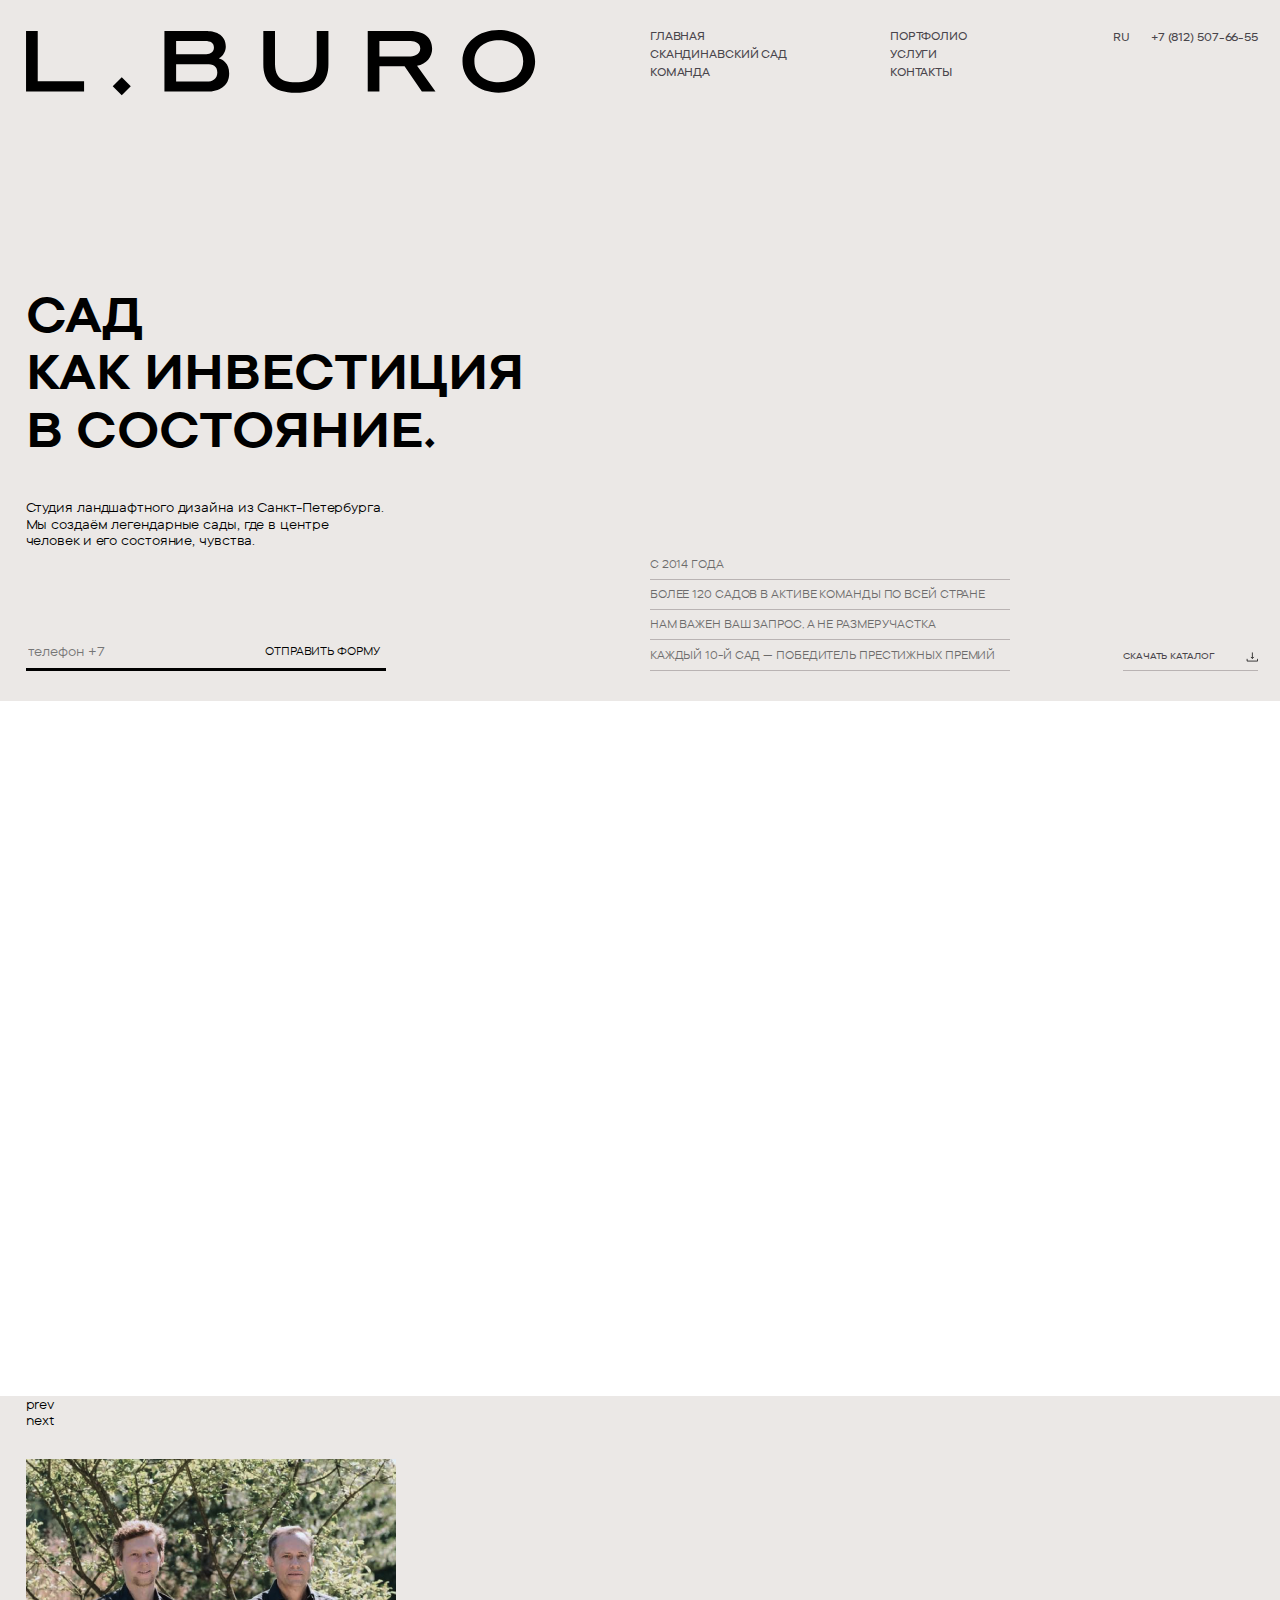
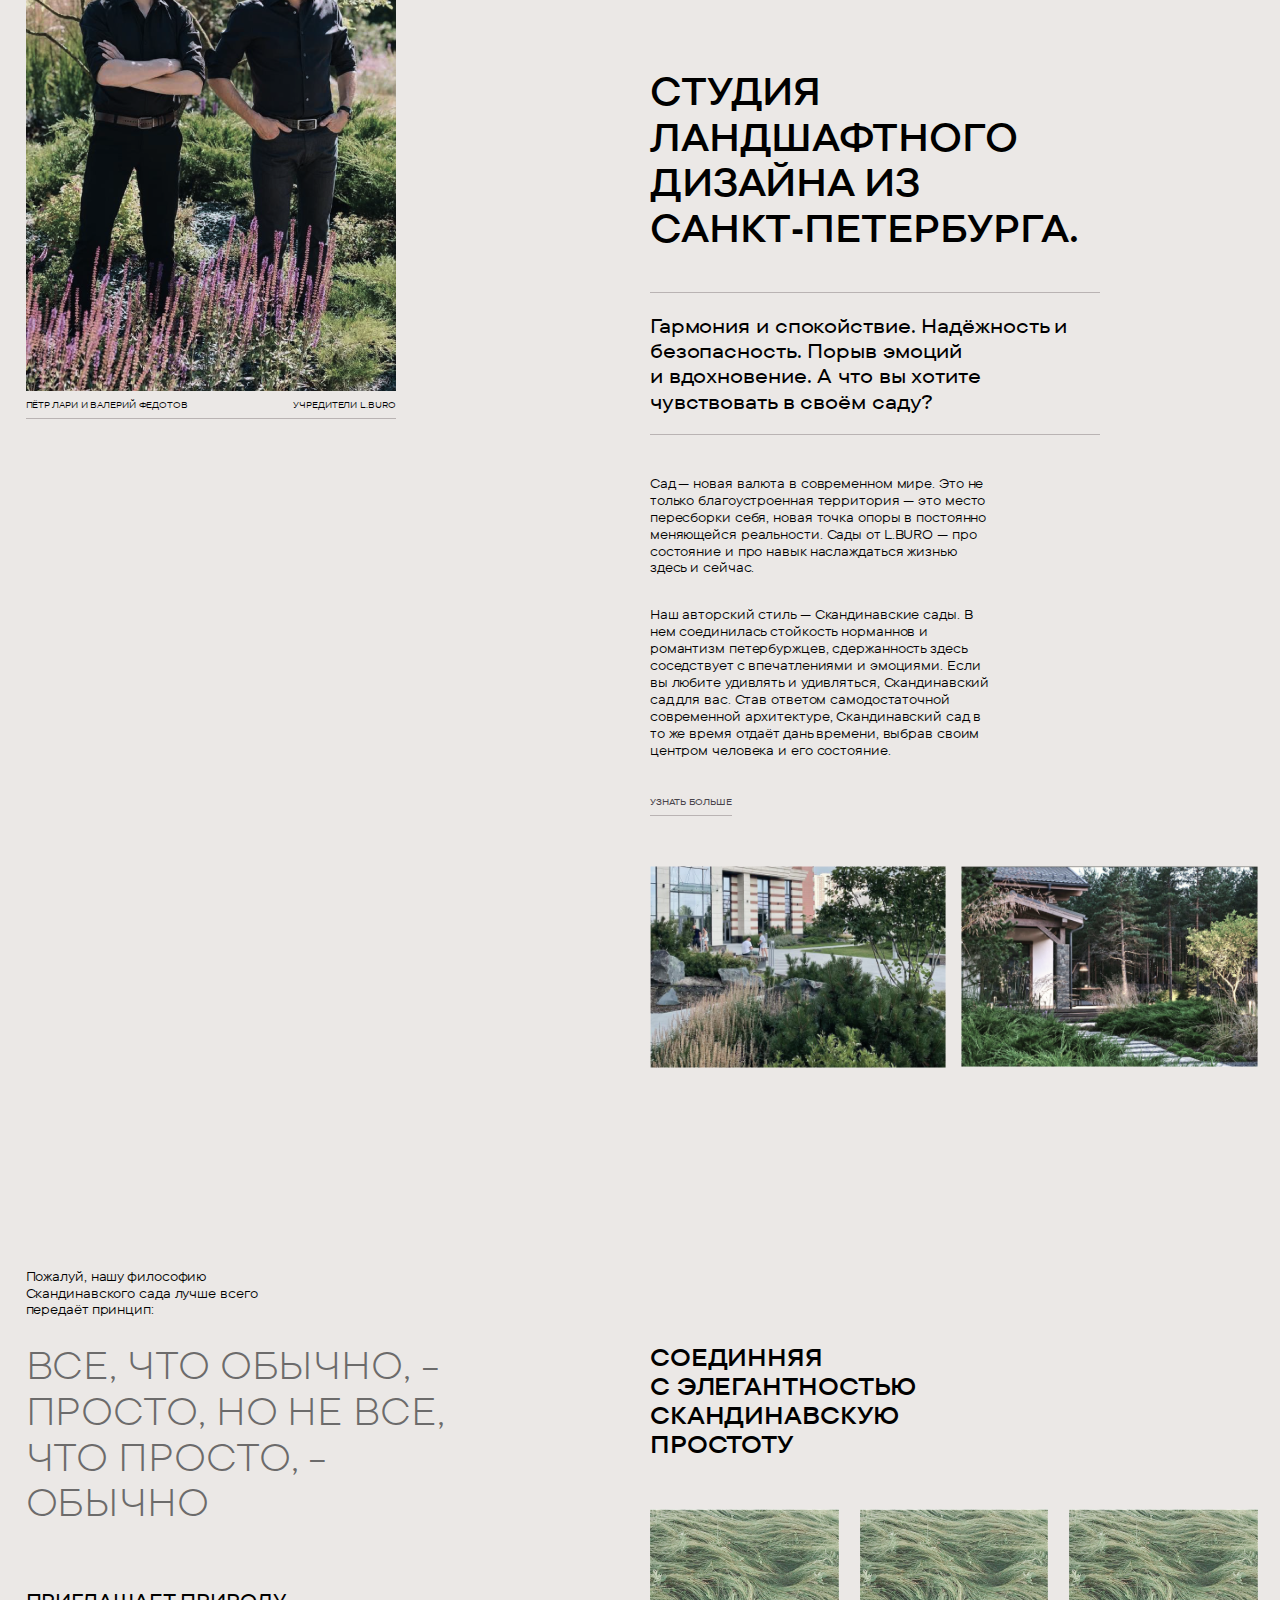
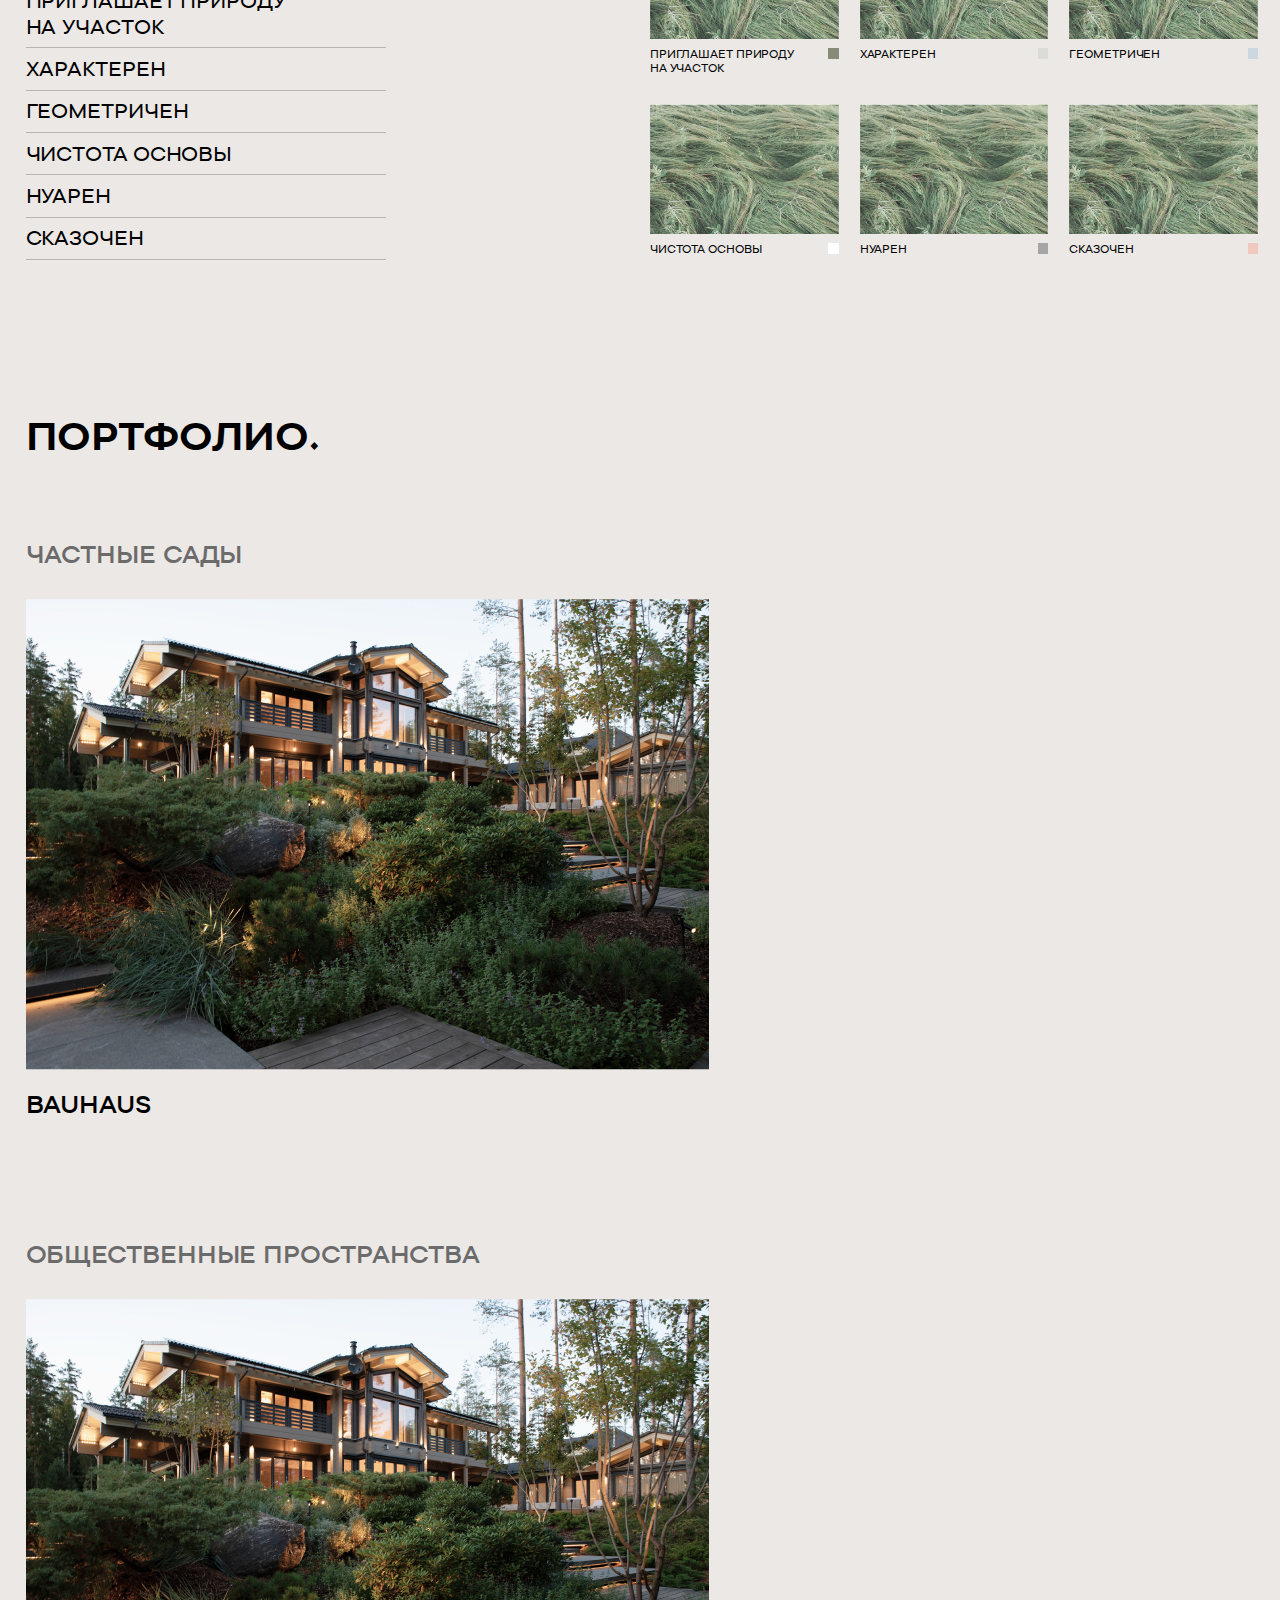
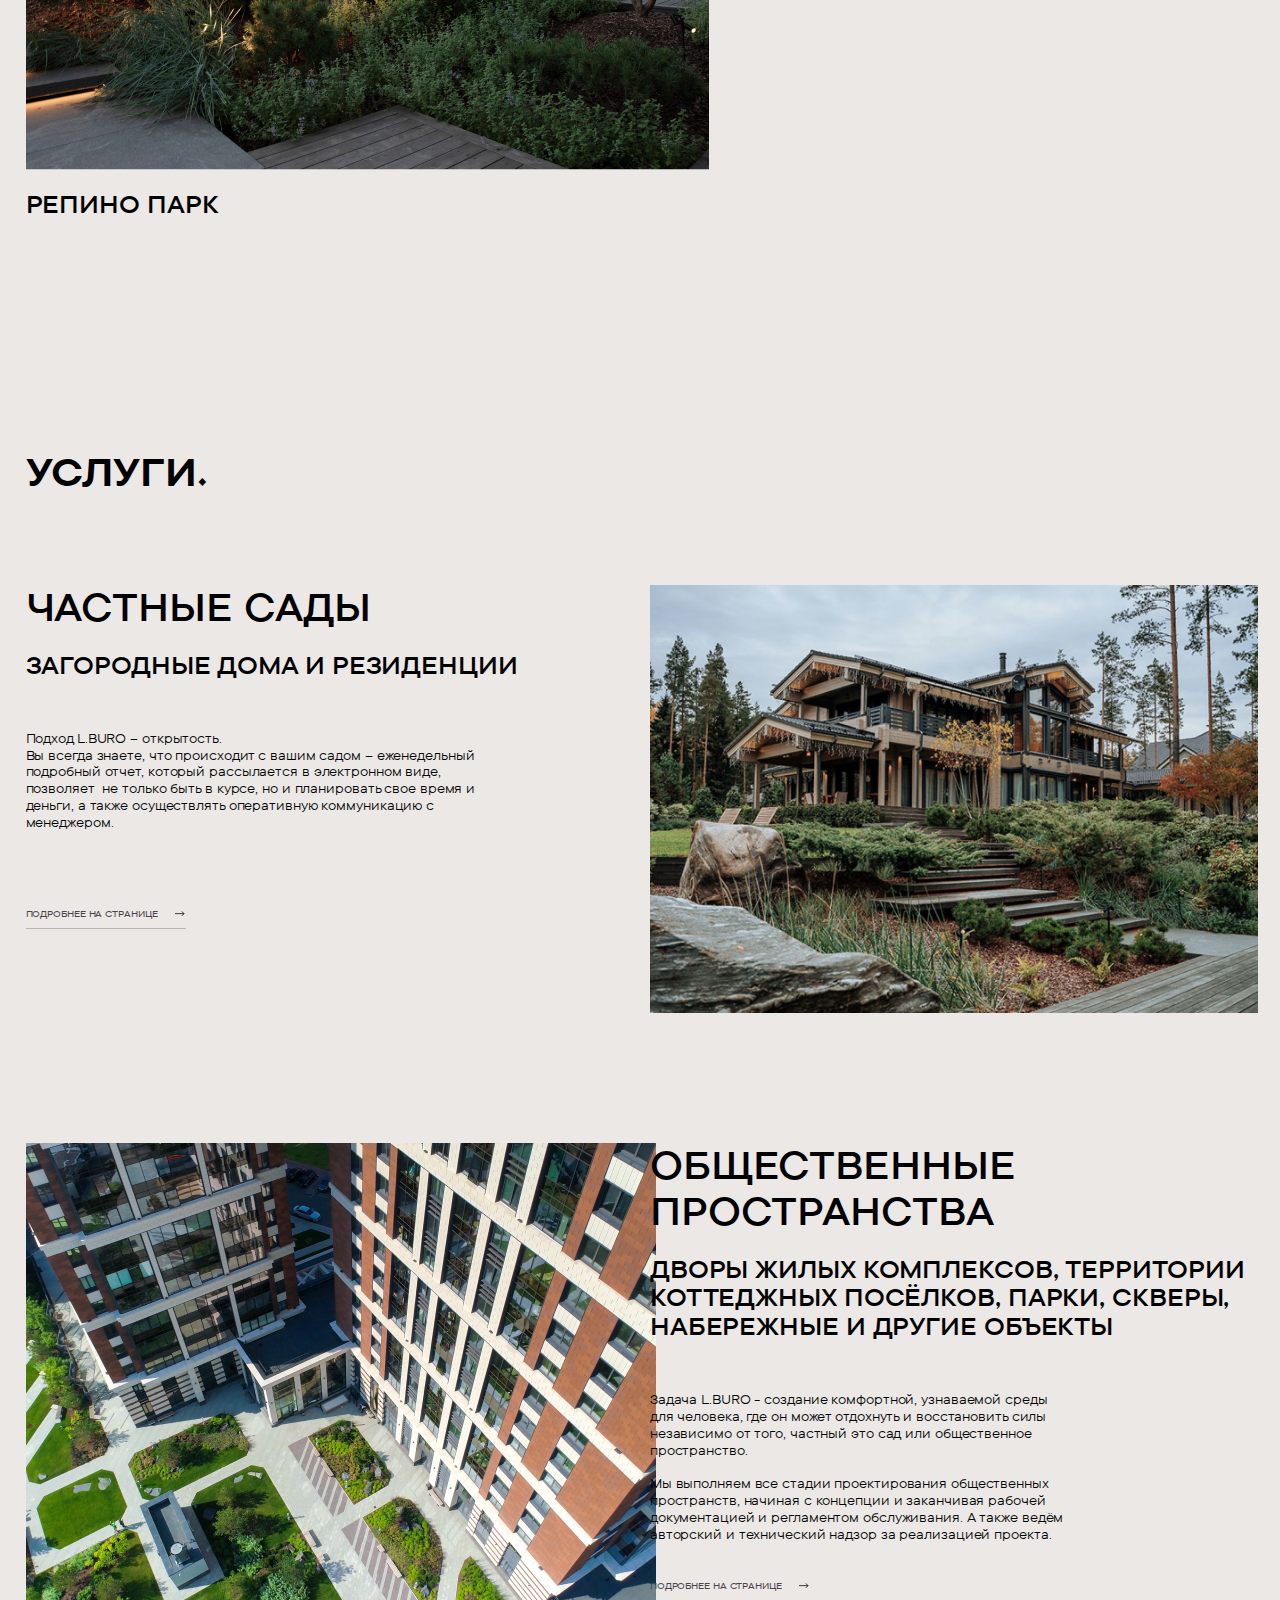
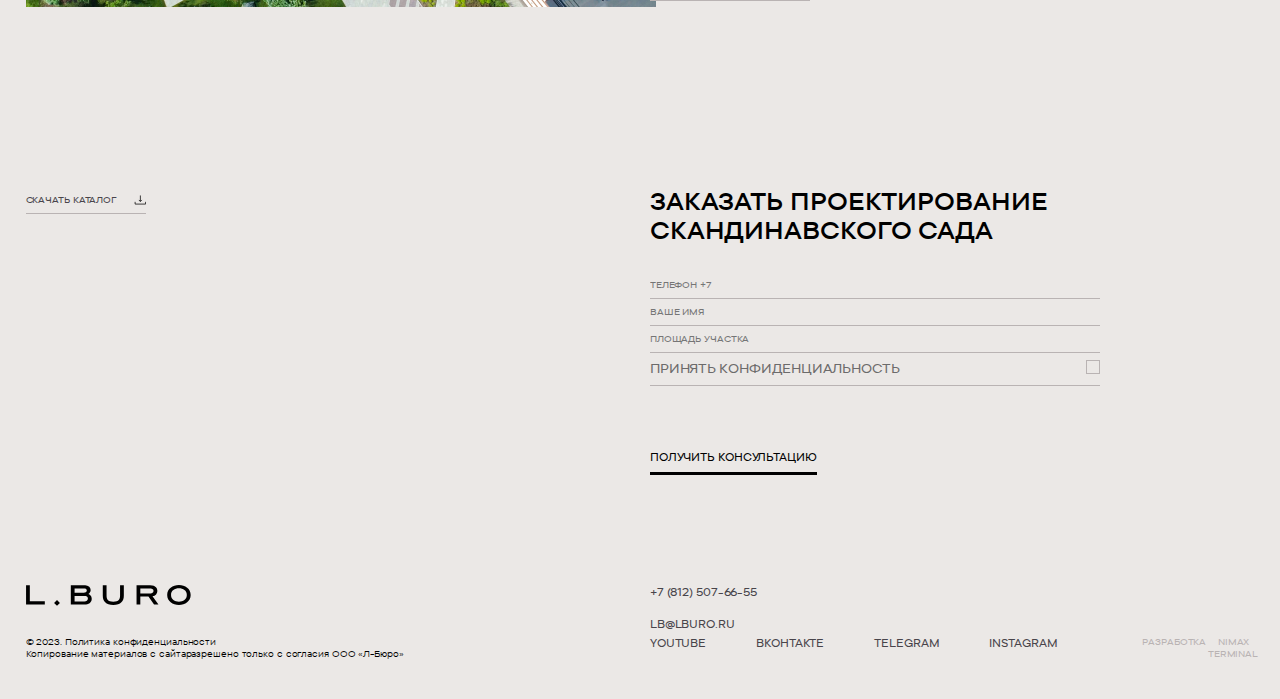
<file: index.html>
<html lang="en"><head>
	<meta charset="UTF-8">
	<!-- <meta name="viewport" content="width=device-width; initial-scale=1.0; maximum-scale=1.0; minimum-scale=1.0; user-scalable=no; target-densityDpi=device-dpi"> -->
	<title>L_B-U-R-O</title>
	<link rel="stylesheet" type="text/css" href="css/vars.css">
	<link rel="stylesheet" type="text/css" href="css/style.css">
	<link rel="stylesheet" type="text/css" href="css/index.css">
	<link rel="stylesheet" type="text/css" href="css/media.css">
	<link rel="stylesheet" type="text/css" href="css/ordering.css">
	<script async type="text/javascript" src="js/scr.js"></script>
	<link rel="icon" type="image/png" href="favicon.png">
</head>
<body>
	<header>
		<div class="wrap df jcsb ">
			<div class="l-col"><div class="logo"><img src="img/logo.svg" alt=""></div></div>
			<div class="r-col df jcsb">
				<nav class="df">
					<div class="menu_col df fdc aifs mr-100 w-140">
						<a class="menu_block mb-4 db fz-11 lh-120 menu_block_chosen" href="index.html">ГЛАВНАЯ</a>
						<a class="menu_block mb-4 db fz-11 lh-120" href="scandinavian_garden.html">СКАНДИНАВСКИЙ САД</a>
						<a class="menu_block mb-4 db fz-11 lh-120" href="team.html">КОМАНДА</a>
					</div>
					<div class="menu_col df fdc aifs">
						<a class="menu_block mb-4 db fz-11 lh-120" href="portfolio.html">ПОРТФОЛИО</a>
						<a class="menu_block mb-4 db fz-11 lh-120" href="services.html">УСЛУГИ</a>
						<a class="menu_block mb-4 db fz-11 lh-120" href="contacts.html">КОНТАКТЫ</a>
					</div>
				</nav>
				<div class="w-145 df jcsb ">
					<a href="#">ru</a>
					<a href="tel:+78125076655">+7&nbsp;(812)&nbsp;507-66-55</a>
				</div>
			</div>
		</div>
	</header>


	<section id="Promo" class="promo">
		<div class="df jcsb wrap">
			<div class="l-col">
				<h1 class="mt-160">Сад<br/>как инвестиция в состояние.</h1>
				<p class="mt-40 mxw-360">Студия ландшафтного дизайна из Санкт-Петербурга.
					Мы создаём легендарные сады, где в центре человек и его состояние, чувства.
				</p>
			</div>
			<div class="r-col">
			</div>
			
		</div>
		<div class="df jcsb wrap">
			<div class="l-col asfe">
				<form class="df jcsb pr mxw-360 bb-3-b p-7_5-0" action="/mail/zvonok.php">
					<input type="tel" name="phone" placeholder="телефон +7" class="required">
					<input class="fz-11 tt-u" type="submit" value="Отправить форму">
					<div class="error_block">Пожалуйста, заполните</div>
				</form>
			</div>
			<div class="r-col df jcsb aife">
				<div class="catalog_categories">
					<div class="p-7_5-0 bb-1-lg pb-5 fz-11">С 2014 ГОДА</div>
					<div class="p-7_5-0 bb-1-lg pb-5 fz-11">БОЛЕЕ 120 САДОВ В АКТИВЕ КОМАНДЫ ПО ВСЕЙ СТРАНЕ</div>
					<div class="p-7_5-0 bb-1-lg pb-5 fz-11">НАМ ВАЖЕН ВАШ ЗАПРОС, А НЕ РАЗМЕР УЧАСТКА</div>
					<div class="p-7_5-0 bb-1-lg pb-5 fz-11">КАЖДЫЙ 10-Й САД — ПОБЕДИТЕЛЬ ПРЕСТИЖНЫХ ПРЕМИЙ</div>
				</div>
				<a class="db pr w-135 bb-1-lg p-7_5-0 fw-m fz-9 lh-120 download_catalog" href="catalog.pdf" target="_blank" download="">Скачать каталог</a>
			</div>
			
		</div>
    </section>
    
	<section class="mb-30 mt-30">
		<div class="main_slider">
			<div class="main_slide chosen"></div>
			<div class="main_slide"></div>
			<div class="main_slide"></div>
			<div class="main_slide"></div>
			<div class="main_slide"></div>
		</div>
		<div class="wrap">
			<div class="main_slider_nav">
				<div id="MainSliderPrev" class="main_slider_prev">prev</div>
				<div id="MainSliderNext" class="main_slider_next">next</div>
			</div>
		</div>
	</section>

	<section class="info">
		<div class="wrap df jcsb">
			<div class="l-col">
				<div class="mxw-370 fdc aifs">
					<img src="img/team_ALL.png" alt="">
					<div class="p-7_5-0 fz-9 bb-1-lg df jcsb"><div>ПЁТР ЛАРИ И ВАЛЕРИЙ ФЕДОТОВ</div>
						<div class="tar">УЧРЕДИТЕЛИ L.BURO</div>
					</div>
				</div>
			</div>
			<div class="r-col fdc">
				<div class="mxw-450 mb-50 mt-210 df fdc">
					<h2>Студия ландшафтного дизайна из Санкт‑Петербурга.</h2>
					<div class="fw-m pt-20 pb-20 fz-19_5 bb-1-lg bt-1-lg mt-40 mb-40">
						<div>Гармония и&nbsp;спокойствие. Надёжность и безопасность. Порыв эмоций и&nbsp;вдохновение. А&nbsp;что&nbsp;вы хотите чувствовать в&nbsp;своём саду?            </div>
					</div>
					<div class="mxw-340">
						<p class="mb-30">Сад — новая валюта в современном мире. Это не только благоустроенная территория — это место пересборки себя, новая точка опоры в постоянно меняющейся реальности. Сады от L.BURO — про состояние и про навык наслаждаться жизнью здесь и сейчас.</p>
						<p class="mb-30">Наш авторский стиль — Скандинавские сады. В нем соединилась стойкость норманнов и романтизм петербуржцев, сдержанность здесь соседствует с впечатлениями и эмоциями. Если вы любите удивлять и удивляться, Скандинавский сад для вас. Став ответом самодостаточной современной архитектуре, Скандинавский сад в то же время отдаёт дань времени, выбрав своим центром человека и его состояние.
					</p>
					</div>
					<a class="db bb-1-lg p-7_5-0 fw-m fz-9 tt-u jcfs asfs" href="/team/">Узнать больше</a>
				
				</div>	
				<div class="df jcsb">
					<div class="w-50p mr-15"><img class="" src="img/info1.png" alt=""></div>
					<div class="w-50p"><img class="" src="img/info2.png" alt=""></div>
				</div>
			</div>
		</div>
	</section>

	<section class="philosophy mt-200">
		<div class="wrap df jcsb">
			<div class="l-col">
				<div class="philosophy_h_comment">Пожалуй, нашу философию Скандинавского сада лучше всего передаёт принцип:</div>
			</div>
			<div class="r-col">
			</div>		
		</div>
		<div class="wrap df jcsb">
			<div class="l-col df fdc">
					<h2 class="type2">Все, что обычно, - просто, но не все, что просто, - обычно</h2>
					<div class="mxw-360 mt-55">
						<div class="bb-1-lg p-7_5-0"><a href="#" class="fz-19_5 fw-m c-b">ПРИГЛАШАЕТ ПРИРОДУ на участок</a></div>
						<div class="bb-1-lg p-7_5-0"><a href="#" class="fz-19_5 fw-m c-b">характерен</a></div>
						<div class="bb-1-lg p-7_5-0"><a href="#" class="fz-19_5 fw-m c-b">ГЕОМЕТРИЧен</a></div>
						<div class="bb-1-lg p-7_5-0"><a href="#" class="fz-19_5 fw-m c-b">чистота основы</a></div>
						<div class="bb-1-lg p-7_5-0"><a href="#" class="fz-19_5 fw-m c-b">НУАРен</a></div>
						<div class="bb-1-lg p-7_5-0"><a href="#" class="fz-19_5 fw-m c-b">сказочен</a></div>
					</div>
			</div>	
			<div class="r-col fdc">
				<h3>Соединняя с элегантностью скандинавскую простоту</h3>
				<div class="philosophy_skandinavskiy_sad_link_list df fww jcsb">
					<div class="philosophy_skandinavskiy_sad_link">
						<img src="img/philosophy1.png" alt="">
						<div class="philosophy_skandinavskiy_sad_text">ПРИГЛАШАЕТ ПРИРОДУ на участок</div>
					</div>
					<div class="philosophy_skandinavskiy_sad_link">
						<img src="img/philosophy1.png" alt="">
						<div class="philosophy_skandinavskiy_sad_text">характерен</div>
					</div>
					<div class="philosophy_skandinavskiy_sad_link">
						<img src="img/philosophy1.png" alt="">
						<div class="philosophy_skandinavskiy_sad_text">ГЕОМЕТРИЧен</div>
					</div>
					<div class="philosophy_skandinavskiy_sad_link">
						<img src="img/philosophy1.png" alt="">
						<div class="philosophy_skandinavskiy_sad_text">чистота основы</div>
					</div>
					<div class="philosophy_skandinavskiy_sad_link">
						<img src="img/philosophy1.png" alt="">
						<div class="philosophy_skandinavskiy_sad_text">НУАРен</div>
					</div>
					<div class="philosophy_skandinavskiy_sad_link">
						<img src="img/philosophy1.png" alt="">
						<div class="philosophy_skandinavskiy_sad_text">сказочен</div>
					</div>
				</div>
			</div>
		</div>
	</section>
    
    <section class="portfolio mt-130">
        <div class="wrap">
            <h2 class="fw-b">портфолио.</h2>
        </div>
        <div class="wrap mt-50">
            <div class="df jcsb fww">
                <div class="portfolio_block">
					<h3 class="c-dg mt-30 mb-30">ЧАСТНЫЕ сады</h3>
                    <img src="img/portfolio1.png" alt="">
                    <div class="portfolio_block_info h-120">
                        <h3 class="portfolio_block_name">BAUHAUS</h3>
                    </div>
                </div>
                <div class="portfolio_block">
					<h3 class="c-dg mt-30 mb-30">ОБЩЕСТВЕННЫЕ ПРОСТРАНСТВА</h3>
                    <img src="img/portfolio1.png" alt="">
                    <div class="portfolio_block_info h-120">
                        <h3 class="portfolio_block_name">РЕПИНО ПАРК</h3>
                    </div>
                </div>
            </div>
        </div>
    </section>


	<section id="Promo" class="promo">
		<div class="df jcsb wrap">
			<h2 class="mb-90 mt-140 fw-b">Услуги.</h2>
		</div>
    </section>

    <section>
        <div class="wrap df jcsb">
            <div class="l-col df fdc">
                <h2 class="mb-20">ЧАСТНЫЕ сады</h2>
                <h3 class="mb-50">Загородные дома и резиденции</h3>
                <p class="mxw-450 mb-70">
						Подход L.BURO – открытость. <br>
						Вы всегда знаете, что происходит с вашим садом – еженедельный подробный отчет, который рассылается в электронном виде, позволяет&nbsp; не только быть в курсе, но и планировать свое время и деньги, а также осуществлять оперативную коммуникацию с менеджером.
                </p>
				<a class="download_catalog see_more pr fz-9 p-7_5-0 bb-1-lg" href="#" target="_blank">Подробнее на странице</a>
            </div>
            <div class="r-col">
                <img class="mxw-100p" src="img/private_gardens.png" alt="">
            </div>
        </div>
    </section>

    <section class="mt-130">
        <div class="wrap df jcsb">
            <div class="l-col">
                <img class="mxw-630 mxw-100p" src="img/public_spaces.png" alt="">
            </div>
            <div class="r-col df fdc">
                <h2 class="mb-20">ОБЩЕСТВЕННЫЕ ПРОСТРАНСТВА</h2>
                <h3 class="mb-50">Дворы жилых комплексов, территории коттеджных посёлков, парки, скверы, набережные и другие объекты</h3>
                <p class="mxw-450 mb-30">
					Задача L.BURO - создание комфортной, узнаваемой среды для&nbsp;человека, где&nbsp;он&nbsp;может отдохнуть и&nbsp;восстановить силы независимо от&nbsp;того, частный это&nbsp;сад&nbsp;или&nbsp;общественное пространство. 
                    <br><br>
					Мы&nbsp;выполняем все&nbsp;стадии проектирования общественных пространств, начиная с&nbsp;концепции и&nbsp;заканчивая рабочей документацией и&nbsp;регламентом обслуживания. А&nbsp;также ведём авторский и&nbsp;технический надзор за&nbsp;реализацией проекта.
				</p>
				<a class="download_catalog see_more pr fz-9 p-7_5-0 bb-1-lg" href="#" target="_blank">Подробнее на странице</a>
            </div>
        </div>
    </section>

    <section class="ordering mt-180">
        <div class="wrap df jcsb">
			<div class="l-col df aifs">
				<a class="db pr w-120 bb-1-lg p-7_5-0 fw-m fz-9 lh-120 download_catalog" href="catalog.pdf" class="download-catalog" target="_blank" download="">Скачать каталог</a>
			</div>

			<div class="r-col df fdc ais">
                <h3>ЗАКАЗАТЬ ПРОЕКТИРОВАНИЕ<br/>СКАНДИНАВСКОГО САДА</h3>
                <form class="ordering_form df fdc ais" action="/mail/project.php">
                    <input type="tel" name="phone" placeholder="телефон +7" class="required">
                    <input type="text" name="name" placeholder="ваше&nbsp;имя" class="required">
                    <input type="text" name="square" placeholder="площадь участка" class="required">
                    <div class="ordering_check">
                        <div class="check-name">Принять конфиденциальность</div>
                        <input id="check-project" type="checkbox" name="check" hidden="" class="required">
                        <label for="check-project"></label>
                    </div>
                    <div class="op-0">Пожалуйста, заполните все обязательные поля</div>
                    <input class="asfs" type="submit" value="Получить консультацию">
        
                </form>
			</div>
        </div>
    </section>


	<footer>
		<div class="wrap df jcsb">
			<div class="l-col">
				<img class="footer_logo" src="img/logo.svg" alt="">
			</div>
			<div class="r-col">
				<div class="df fdc aifs">
					<a href="tel:+78125076655">+7&nbsp;(812)&nbsp;507-66-55</a><br/>
					<a href="mailto:lb@lburo.ru">lb@lburo.ru</a>
				</div>
			</div>
		</div>
		<div class="wrap df jcsb">
			<div class="l-col">
				<div class="copyright">© 2023. Политика конфиденциальности<br/>
					Копирование материалов с сайтаразрешено только с согласия ООО «Л-Бюро»</div>
			</div>
			<div class="r-col df jcsb">
				<div class="footer_soc_list df">
					<div class="footer_soc"><a href="https://www.youtube.com/channel/UC5FNJGqJeMxqnwFnIz5Bm9A" target="_blank">YouTube</a></div>
					<div class="footer_soc"><a href="https://vk.com/lburo" target="_blank">ВKонтакте</a></div>
					<div class="footer_soc"><a href="https://t.me/lburo" target="_blank">TELEGRAM</a></div>
					<div class="footer_soc"><a href="https://www.instagram.com/lburo/" target="_blank">instagram</a></div>
				</div>
				<div class="footer_designer">
					Разработка&nbsp;&nbsp;&nbsp;
					<a href="https://www.nimax.ru/" target="_blank">NIMAX</a>&nbsp;&nbsp;&nbsp;
					<a href="https://www.terminaldesign.ru/" target="_blank">Terminal</a>
				</div>
			</div>
		</div>
	</footer>

</body>
</html>
</file>
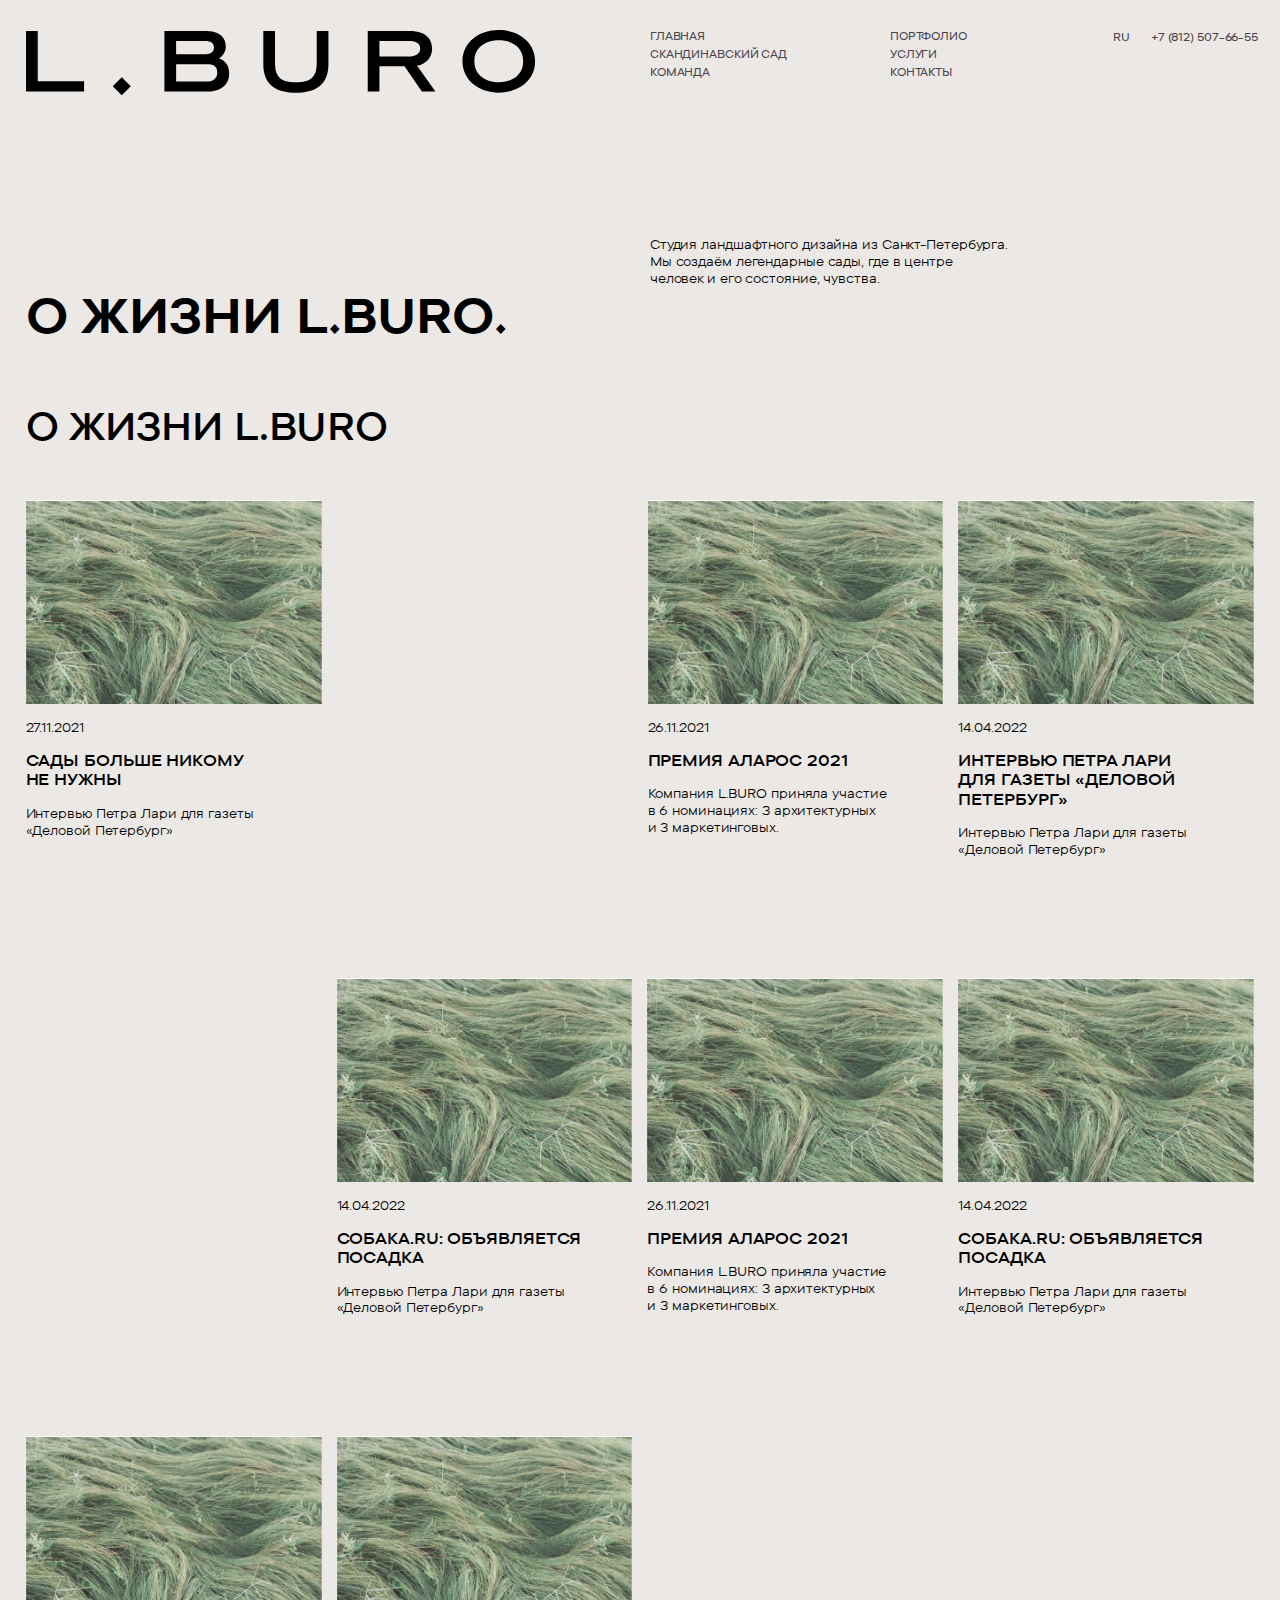
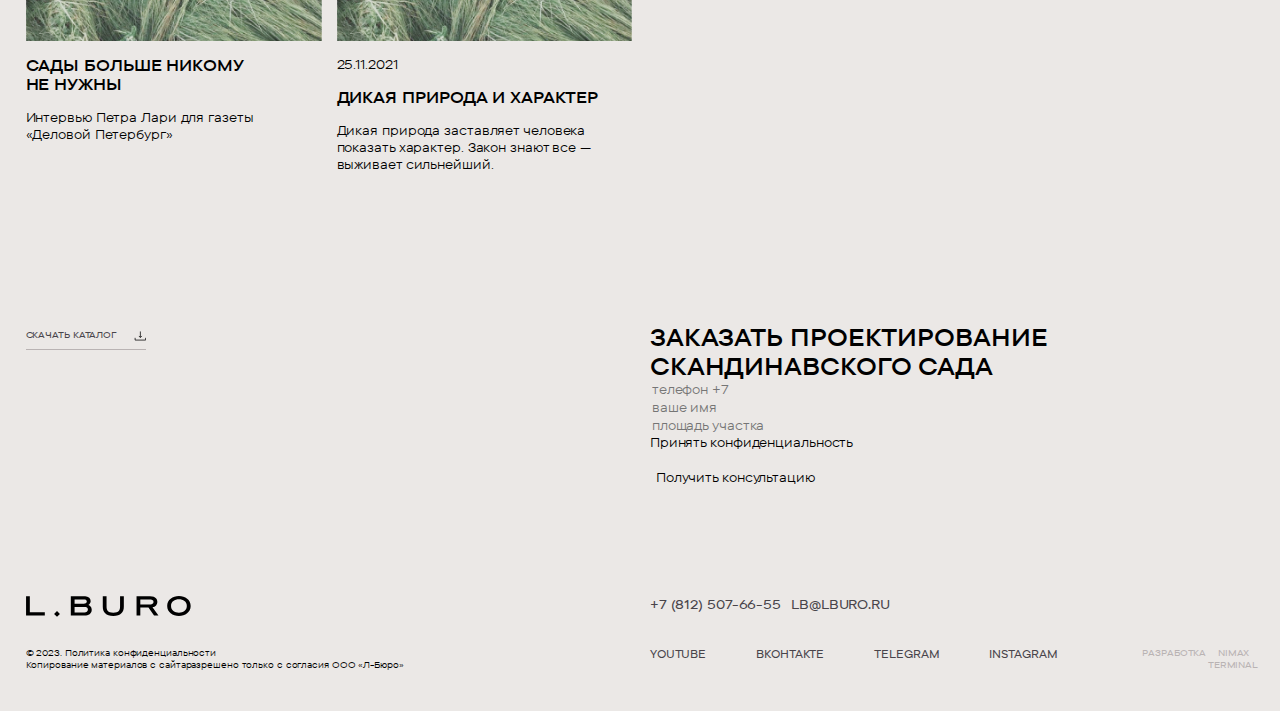
<file: about_life.html>
<html lang="en"><head>
	<meta charset="UTF-8">
	<!-- <meta name="viewport" content="width=device-width; initial-scale=1.0; maximum-scale=1.0; minimum-scale=1.0; user-scalable=no; target-densityDpi=device-dpi"> -->
	<title>L_B-U-R-O</title>
	<link rel="stylesheet" type="text/css" href="css/vars.css">
	<link rel="stylesheet" type="text/css" href="css/style.css">
	<link rel="stylesheet" type="text/css" href="css/index.css">
	<link rel="stylesheet" type="text/css" href="css/media.css">
	<script async type="text/javascript" src="js/scr.js"></script>
	<link rel="icon" type="image/png" href="favicon.png">
</head>
<body>
	<header>
		<div class="wrap df jcsb ">
			<div class="l-col"><div class="logo"><img src="img/logo.svg" alt=""></div></div>
			<div class="r-col df jcsb">
				<nav class="df">
					<div class="menu_col df fdc aifs mr-100 w-140">
						<a class="menu_block mb-4 db fz-11 lh-120 menu_block_chosen" href="index.html">ГЛАВНАЯ</a>
						<a class="menu_block mb-4 db fz-11 lh-120" href="scandinavian_garden.html">СКАНДИНАВСКИЙ САД</a>
						<a class="menu_block mb-4 db fz-11 lh-120" href="team.html">КОМАНДА</a>
					</div>
					<div class="menu_col df fdc aifs">
						<a class="menu_block mb-4 db fz-11 lh-120" href="portfolio.html">ПОРТФОЛИО</a>
						<a class="menu_block mb-4 db fz-11 lh-120" href="services.html">УСЛУГИ</a>
						<a class="menu_block mb-4 db fz-11 lh-120" href="contacts.html">КОНТАКТЫ</a>
					</div>
				</nav>
				<div class="w-145 df jcsb ">
					<a href="#">ru</a>
					<a href="tel:+78125076655">+7&nbsp;(812)&nbsp;507-66-55</a>
				</div>
			</div>
		</div>
	</header>


	<section id="Promo" class="promo">
		<div class="df jcsb wrap">
			<div class="l-col"></div>
			<div class="r-col"><p class="mt-110 mxw-360">Студия ландшафтного дизайна из Санкт-Петербурга.
				Мы создаём легендарные сады, где в центре человек и его состояние, чувства.</p></div>
			
		</div>
		<div class="df jcsb wrap">
			<h1 class="mb-60">О ЖИЗНИ L.BURO.</h1>
		</div>
    </section>

	
    <section>
        <div class="wrap">
            <h2 class="mxw-450">О ЖИЗНИ L.BURO</h2>
        </div>
        <div class="wrap">
            <div class="df mt-50">
                <div class="w-25p mr-15">
                    <img src="img/philosophy1.png" alt="">
					<p  class="mt-15">27.11.2021</p>
                    <h4 class="mt-15 mb-15 pr-20 pr">САДЫ БОЛЬШЕ НИКОМУ НЕ НУЖНЫ</h4>
                    <p>Интервью Петра Лари для газеты «Деловой Петербург»</p>
				</div>
                <div class="w-25p mr-15"></div>
                <div class="w-25p mr-15">
                    <img src="img/philosophy1.png" alt="">
					<p  class="mt-15">26.11.2021</p>
                    <h4 class="mt-15 mb-15 pr-20 pr">ПРЕМИЯ АЛАРОС 2021</h4>
                    <p>Компания L.BURO приняла участие в 6 номинациях: 3 архитектурных и 3 маркетинговых.</p>
				</div>
                <div class="w-25p">
                    <img src="img/philosophy1.png" alt="">
					<p  class="mt-15">14.04.2022</p>
                    <h4 class="mt-15 mb-15 pr-20 pr">Интервью Петра Лари для газеты «Деловой Петербург»</h4>
                    <p>Интервью Петра Лари для газеты «Деловой Петербург»</p>
				</div>
            </div>
            <div class="df jcfe mt-120">
                <div class="w-25p mr-15">
				</div>
                <div class="w-25p mr-15">
                    <img src="img/philosophy1.png" alt="">
					<p  class="mt-15">14.04.2022</p>
                    <h4 class="mt-15 mb-15 pr-20 pr">СОБАКА.RU: ОБЪЯВЛЯЕТСЯ ПОСАДКА</h4>
                    <p>Интервью Петра Лари для газеты «Деловой Петербург»</p>
				</div>
                <div class="w-25p mr-15">
                    <img src="img/philosophy1.png" alt="">
					<p  class="mt-15">26.11.2021</p>
                    <h4 class="mt-15 mb-15 pr-20 pr">ПРЕМИЯ АЛАРОС 2021</h4>
                    <p>Компания L.BURO приняла участие в 6 номинациях: 3 архитектурных и 3 маркетинговых.</p>
				</div>
                <div class="w-25p">
                    <img src="img/philosophy1.png" alt="">
					<p  class="mt-15">14.04.2022</p>
                    <h4 class="mt-15 mb-15 pr-20 pr">СОБАКА.RU: ОБЪЯВЛЯЕТСЯ ПОСАДКА</h4>
                    <p>Интервью Петра Лари для газеты «Деловой Петербург»</p>
				</div>
            </div>
            <div class="df jcfe mt-120">
                <div class="w-25p mr-15">
                    <img src="img/philosophy1.png" alt="">
					<p  class="mt-15"></p>
                    <h4 class="mt-15 mb-15 pr-20 pr">САДЫ БОЛЬШЕ НИКОМУ НЕ НУЖНЫ</h4>
                    <p>Интервью Петра Лари для газеты «Деловой Петербург»</p>
				</div>
                <div class="w-25p mr-15">
                    <img src="img/philosophy1.png" alt="">
					<p  class="mt-15">25.11.2021</p>
                    <h4 class="mt-15 mb-15 pr-20 pr">ДИКАЯ ПРИРОДА И ХАРАКТЕР</h4>
                    <p>Дикая природа заставляет человека показать характер. Закон знают все — выживает сильнейший.</p>
				</div>
                <div class="w-25p mr-15">
				</div>
                <div class="w-25p">
				</div>
            </div>
        </div>
    </section>



    <section class="ordering mt-150">
        <div class="wrap df jcsb">
			<div class="l-col df aifs">
				<a class="db pr w-120 bb-1-lg p-7_5-0 fw-m fz-9 lh-120 download_catalog" href="catalog.pdf" class="download-catalog" target="_blank" download="">Скачать каталог</a>
			</div>

			<div class="r-col df fdc ais">
                <h3>ЗАКАЗАТЬ ПРОЕКТИРОВАНИЕ<br/>СКАНДИНАВСКОГО САДА</h3>
                <form class="ordering_form df fdc ais" action="/mail/project.php">
                    <input type="tel" name="phone" placeholder="телефон +7" class="required">
                    <input type="text" name="name" placeholder="ваше&nbsp;имя" class="required">
                    <input type="text" name="square" placeholder="площадь участка" class="required">
                    <div class="ordering_check">
                        <div class="check-name">Принять конфиденциальность</div>
                        <input id="check-project" type="checkbox" name="check" hidden="" class="required">
                        <label for="check-project"></label>
                    </div>
                    <div class="op-0">Пожалуйста, заполните все обязательные поля</div>
                    <input class="asfs" type="submit" value="Получить консультацию">
                </form>
			</div>
        </div>
    </section>


	<footer>
		<div class="wrap df jcsb">
			<div class="l-col fdc">
				<img class="footer_logo" src="img/logo.svg" alt="">
			</div>
			<div class="r-col">
				<div class="footer_contacts">
					<a href="tel:+78125076655">+7&nbsp;(812)&nbsp;507-66-55</a><br/>
					<a href="mailto:lb@lburo.ru">lb@lburo.ru</a>
				</div>
			</div>
		</div>
		<div class="wrap df jcsb">
			<div class="l-col">
				<div class="copyright">© 2023. Политика конфиденциальности<br/>
					Копирование материалов с сайтаразрешено только с согласия ООО «Л-Бюро»</div>
			</div>
			<div class="r-col df jcsb">
				<div class="footer_soc_list df">
					<div class="footer_soc"><a href="https://www.youtube.com/channel/UC5FNJGqJeMxqnwFnIz5Bm9A" target="_blank">YouTube</a></div>
					<div class="footer_soc"><a href="https://vk.com/lburo" target="_blank">ВKонтакте</a></div>
					<div class="footer_soc"><a href="https://t.me/lburo" target="_blank">TELEGRAM</a></div>
					<div class="footer_soc"><a href="https://www.instagram.com/lburo/" target="_blank">instagram</a></div>
				</div>
				<div class="footer_designer">
					Разработка&nbsp;&nbsp;&nbsp;
					<a href="https://www.nimax.ru/" target="_blank">NIMAX</a>&nbsp;&nbsp;&nbsp;
					<a href="https://www.terminaldesign.ru/" target="_blank">Terminal</a>
				</div>
			</div>
		</div>
	</footer>

</body>
</html>
</file>
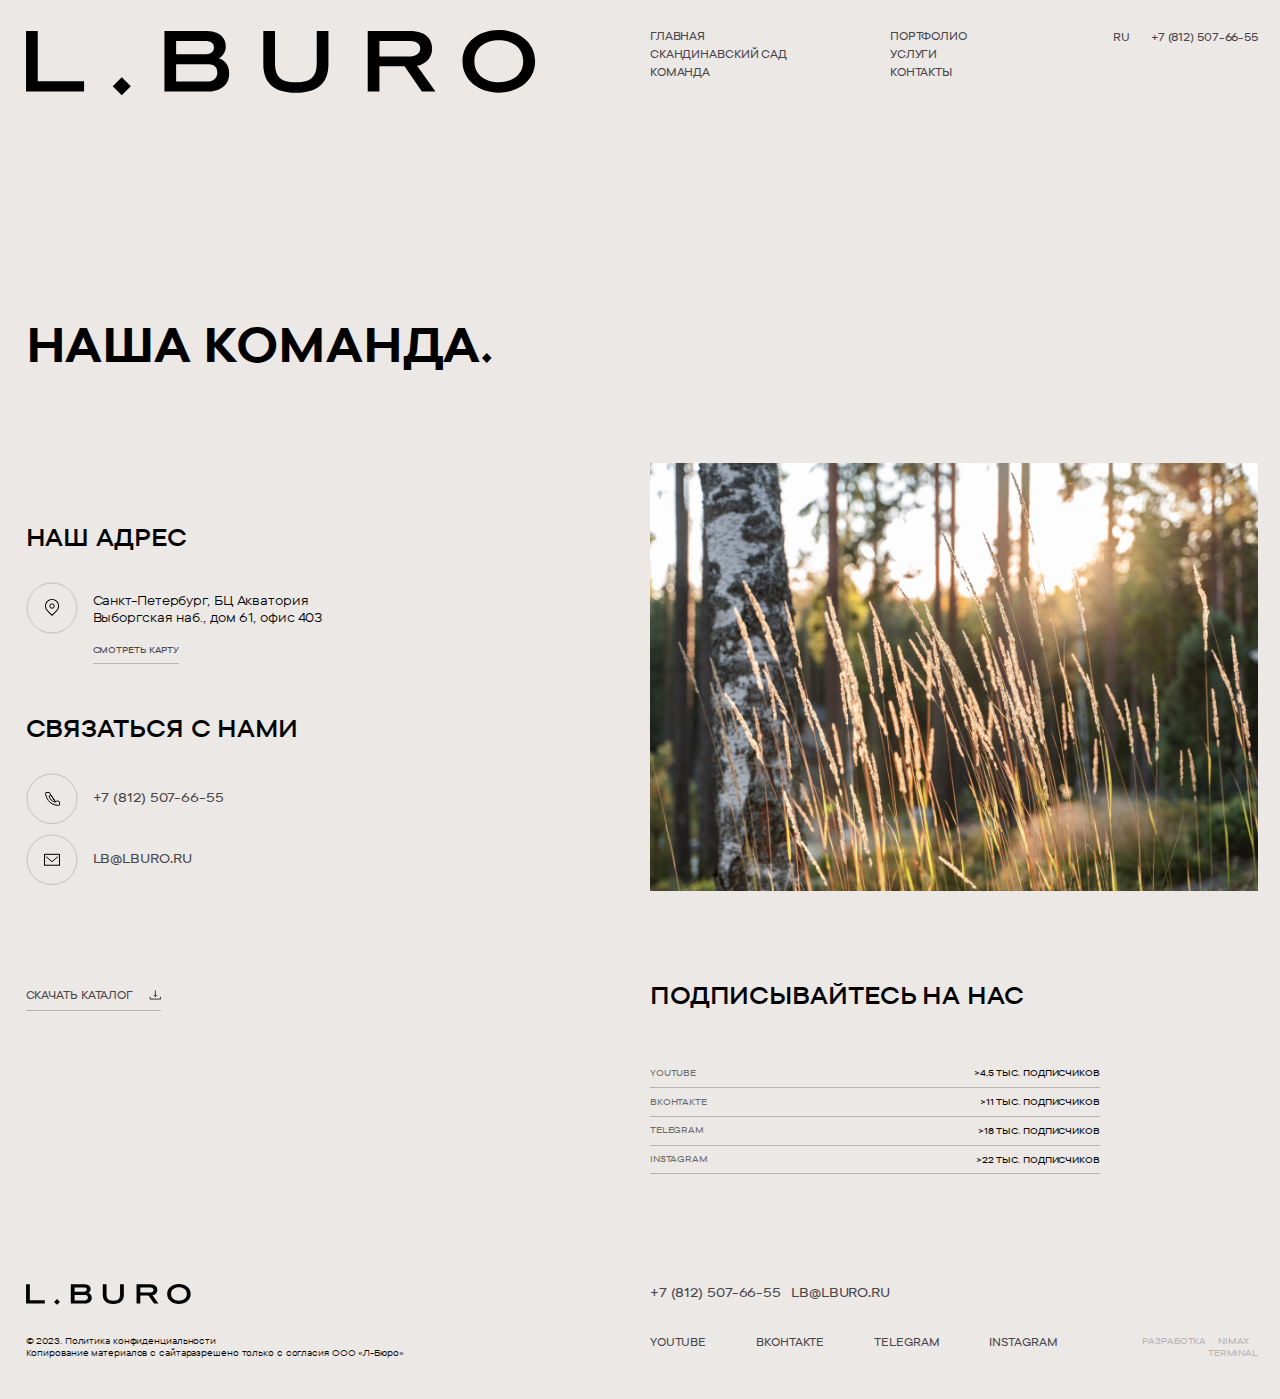
<file: contacts.html>
<html lang="en"><head>
	<meta charset="UTF-8">
	<!-- <meta name="viewport" content="width=device-width; initial-scale=1.0; maximum-scale=1.0; minimum-scale=1.0; user-scalable=no; target-densityDpi=device-dpi"> -->
	<title>L_B-U-R-O</title>
	<link rel="stylesheet" type="text/css" href="css/vars.css">
	<link rel="stylesheet" type="text/css" href="css/style.css">
	<link rel="stylesheet" type="text/css" href="css/index.css">
	<link rel="stylesheet" type="text/css" href="css/media.css">
	<script async type="text/javascript" src="js/scr.js"></script>
	<link rel="icon" type="image/png" href="favicon.png">
</head>
<body>
	<header>
		<div class="wrap df jcsb ">
			<div class="l-col"><div class="logo"><img src="img/logo.svg" alt=""></div></div>
			<div class="r-col df jcsb">
				<nav class="df">
					<div class="menu_col df fdc aifs mr-100 w-140">
						<a class="menu_block mb-4 db fz-11 lh-120 menu_block_chosen" href="index.html">ГЛАВНАЯ</a>
						<a class="menu_block mb-4 db fz-11 lh-120" href="scandinavian_garden.html">СКАНДИНАВСКИЙ САД</a>
						<a class="menu_block mb-4 db fz-11 lh-120" href="team.html">КОМАНДА</a>
					</div>
					<div class="menu_col df fdc aifs">
						<a class="menu_block mb-4 db fz-11 lh-120" href="portfolio.html">ПОРТФОЛИО</a>
						<a class="menu_block mb-4 db fz-11 lh-120" href="services.html">УСЛУГИ</a>
						<a class="menu_block mb-4 db fz-11 lh-120" href="contacts.html">КОНТАКТЫ</a>
					</div>
				</nav>
				<div class="w-145 df jcsb ">
					<a href="#">ru</a>
					<a href="tel:+78125076655">+7&nbsp;(812)&nbsp;507-66-55</a>
				</div>
			</div>
		</div>
	</header>


	<section id="Promo" class="promo">
		<div class="df jcsb wrap">
			<h1 class="mt-190">наша КОМАНДА.</h1>
		</div>
    </section>

    <section class="mt-90">
        <div class="wrap df jcsb">
            <div class="l-col">
                <h3 class="mt-60 mb-30">НАШ АДРЕС</h3>
                <div class="df aifs">
                    <img src="img/icon/adress.svg" alt="">
					<div class="df fdc ml-15 w-240 aifs">
						<p class="mt-10">Санкт-Петербург, БЦ Акватория Выборгская наб., дом 61, офис 403</p>
						<a class=" mt-10 db pr bb-1-lg p-7_5-0 fw-m fz-9" href="#" target="_blank" download="">смотреть карту</a>
					</div>
                </div>
                <h3 class="mt-50 mb-30">связаться с нами</h3>
                <div class="df aic">
                    <img src="img/icon/tph.svg" alt="">
					<a class="ml-15 fz-13" href="tel:+78125076655">+7&nbsp;(812)&nbsp;507-66-55</a>
                </div>
                <div class="df aic mt-10">
                    <img src="img/icon/email.svg" alt="">
					<a class="ml-15 fz-13" href="mailto:lb@lburo.ru">lb@lburo.ru</a>
                </div>
            </div>
            <div class="r-col">
				<img src="img/contacts.jpg" alt="">
            </div>
        </div>
    </section>

    <section class="mt-90">
        <div class="wrap df jcsb">
            <div class="l-col">
				<a class="p-7_5-0 bb-1-lg download_catalog pr w-135" href="#">Скачать каталог</a>
            </div>
            <div class="r-col">
				<h3>ПОДПИСЫВАЙТЕСЬ НА НАС</h3>
				<div class="df fdc mxw-450 mt-50">
					<div class="df jcsb bb-1-lg p-7_5-0 aic">
						<a class="c-dg fz-9 tt-u fw-m" href="#">YouTube</a>
						<p class="fz-9 tt-u fw-m">>4,5 тыс. подписчиков</p>
					</div>
					<div class="df jcsb bb-1-lg p-7_5-0 aic">
						<a class="c-dg fz-9 tt-u fw-m" href="#">ВKонтакте</a>
						<p class="fz-9 tt-u fw-m">>11 тыс. подписчиков</p>
					</div>
					<div class="df jcsb bb-1-lg p-7_5-0 aic">
						<a class="c-dg fz-9 tt-u fw-m" href="#">TELEGRAM</a>
						<p class="fz-9 tt-u fw-m">>18 тыс. подписчиков</p>
					</div>
					<div class="df jcsb bb-1-lg p-7_5-0 aic">
						<a class="c-dg fz-9 tt-u fw-m" href="#">instagram</a>
						<p class="fz-9 tt-u fw-m">>22 тыс. подписчиков</p>
					</div>
				</div>
            </div>
        </div>
    </section>

	<footer>
		<div class="wrap df jcsb">
			<div class="l-col fdc">
				<img class="footer_logo" src="img/logo.svg" alt="">
			</div>
			<div class="r-col">
				<div class="footer_contacts">
					<a href="tel:+78125076655">+7&nbsp;(812)&nbsp;507-66-55</a><br/>
					<a href="mailto:lb@lburo.ru">lb@lburo.ru</a>
				</div>
			</div>
		</div>
		<div class="wrap df jcsb">
			<div class="l-col">
				<div class="copyright">© 2023. Политика конфиденциальности<br/>
					Копирование материалов с сайтаразрешено только с согласия ООО «Л-Бюро»</div>
			</div>
			<div class="r-col df jcsb">
				<div class="footer_soc_list df">
					<div class="footer_soc"><a href="https://www.youtube.com/channel/UC5FNJGqJeMxqnwFnIz5Bm9A" target="_blank">YouTube</a></div>
					<div class="footer_soc"><a href="https://vk.com/lburo" target="_blank">ВKонтакте</a></div>
					<div class="footer_soc"><a href="https://t.me/lburo" target="_blank">TELEGRAM</a></div>
					<div class="footer_soc"><a href="https://www.instagram.com/lburo/" target="_blank">instagram</a></div>
				</div>
				<div class="footer_designer">
					Разработка&nbsp;&nbsp;&nbsp;
					<a href="https://www.nimax.ru/" target="_blank">NIMAX</a>&nbsp;&nbsp;&nbsp;
					<a href="https://www.terminaldesign.ru/" target="_blank">Terminal</a>
				</div>
			</div>
		</div>
	</footer>

</body>
</html>
</file>
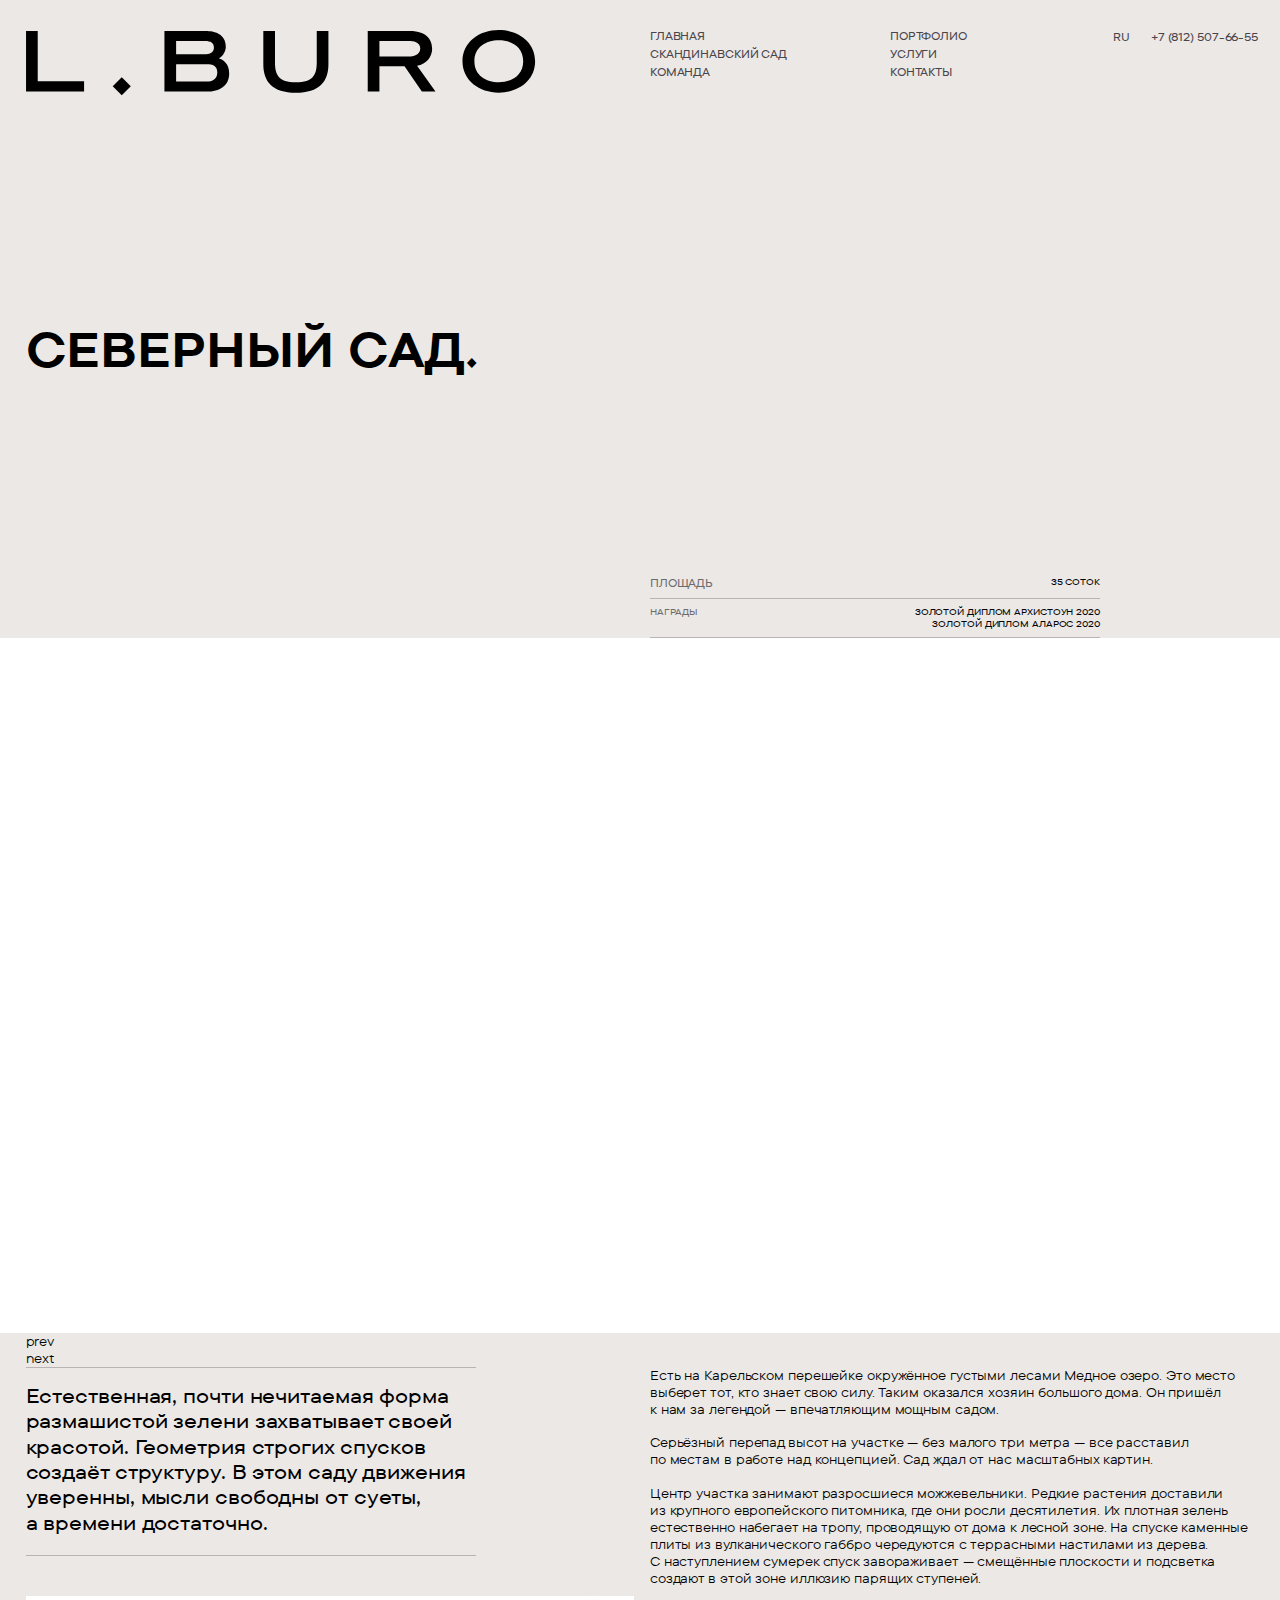
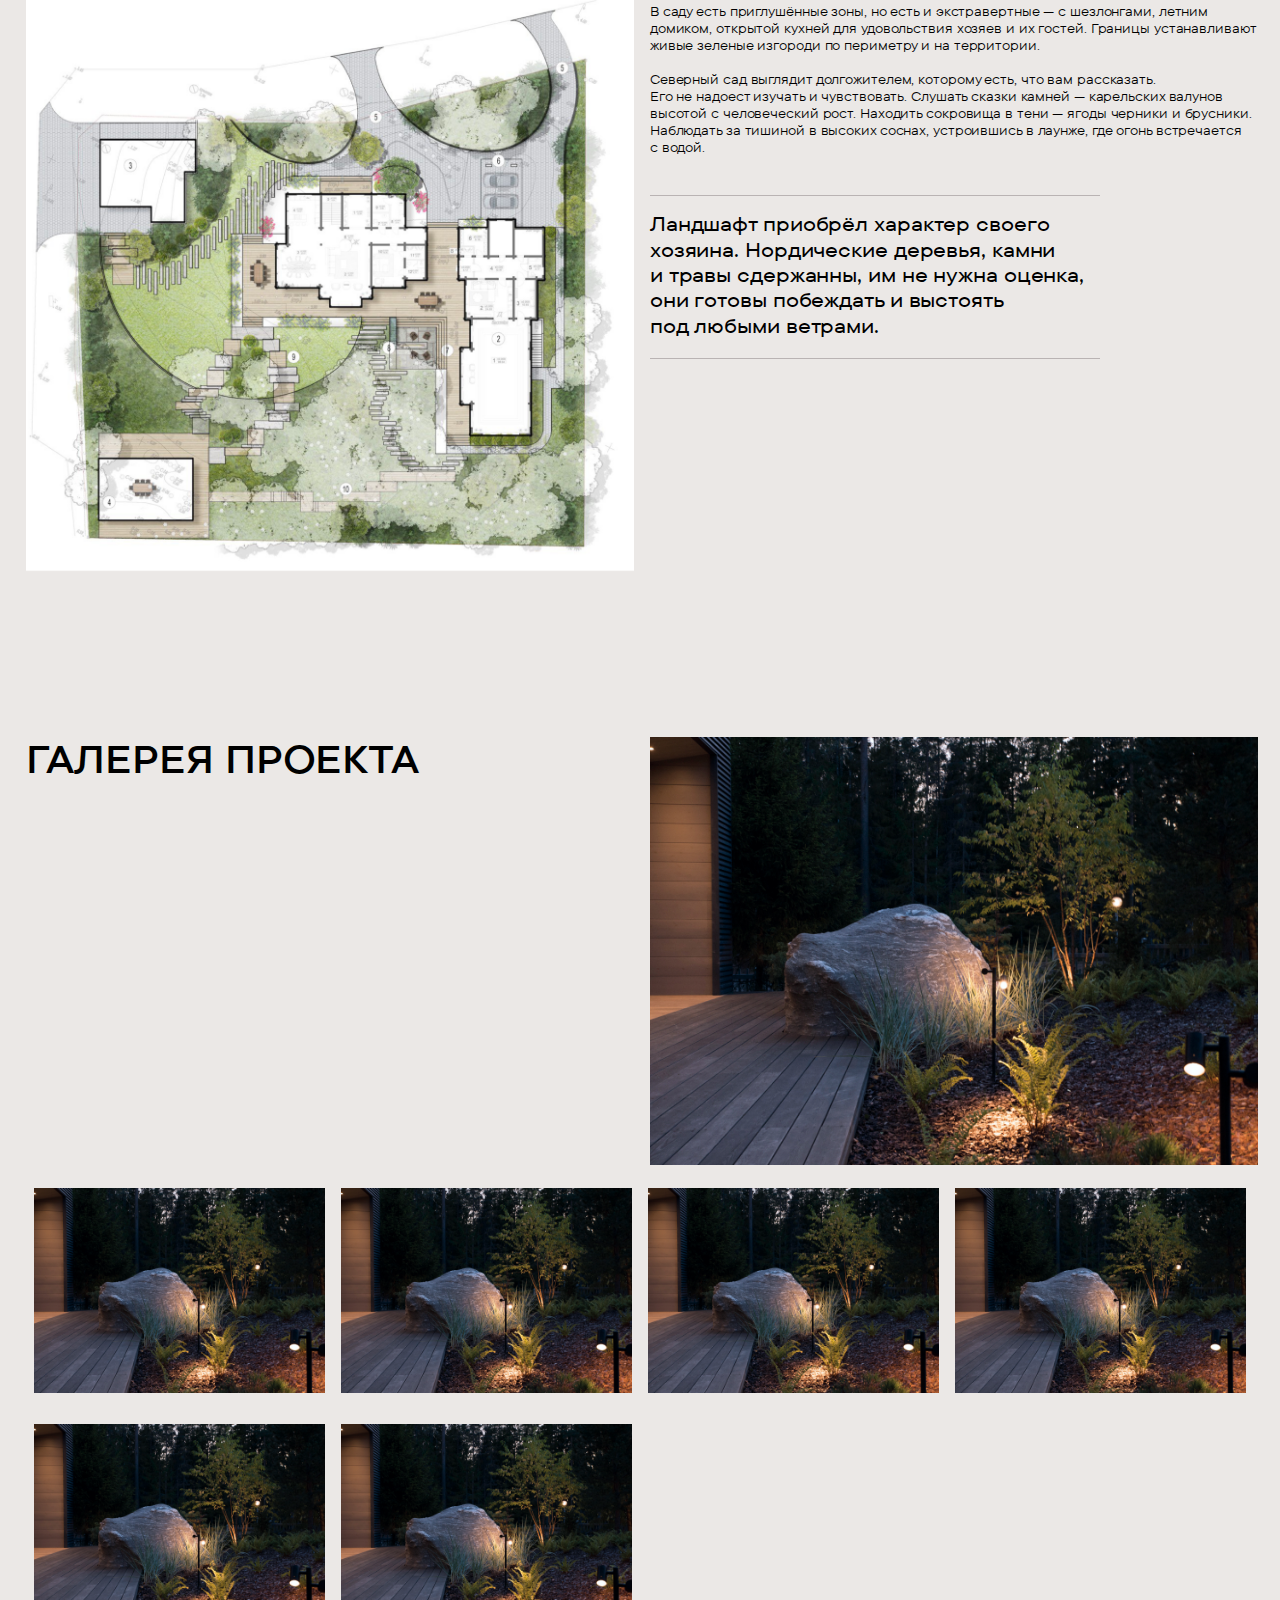
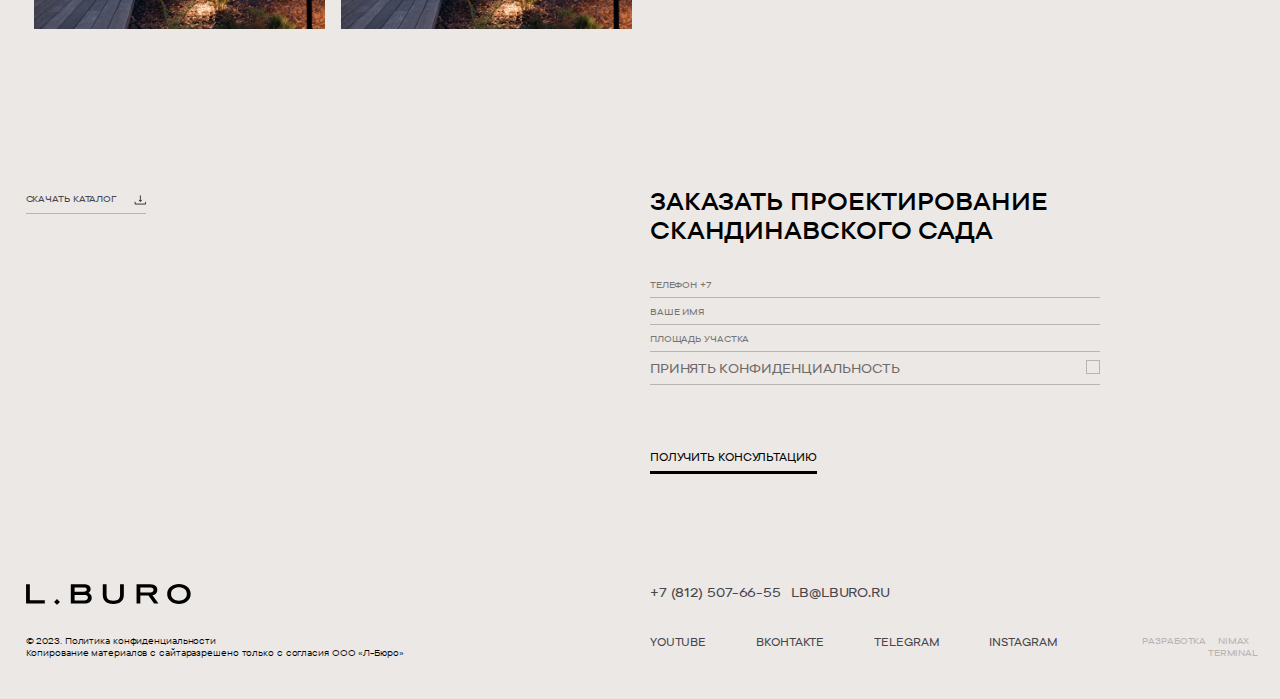
<file: forest.html>
<html lang="en"><head>
	<meta charset="UTF-8">
	<!-- <meta name="viewport" content="width=device-width; initial-scale=1.0; maximum-scale=1.0; minimum-scale=1.0; user-scalable=no; target-densityDpi=device-dpi"> -->
	<title>L_B-U-R-O</title>
	<link rel="stylesheet" type="text/css" href="css/vars.css">
	<link rel="stylesheet" type="text/css" href="css/style.css">
	<link rel="stylesheet" type="text/css" href="css/media.css">
	<link rel="stylesheet" type="text/css" href="css/ordering.css">
	<link rel="icon" type="image/png" href="favicon.png">
	<script async type="text/javascript" src="js/scr.js"></script>
</head>
<body>
	<header>
		<div class="wrap df jcsb ">
			<div class="l-col"><div class="logo"><img src="img/logo.svg" alt=""></div></div>
			<div class="r-col df jcsb">
				<nav class="df">
					<div class="menu_col df fdc aifs mr-100 w-140">
						<a class="menu_block mb-4 db fz-11 lh-120 menu_block_chosen" href="index.html">ГЛАВНАЯ</a>
						<a class="menu_block mb-4 db fz-11 lh-120" href="scandinavian_garden.html">СКАНДИНАВСКИЙ САД</a>
						<a class="menu_block mb-4 db fz-11 lh-120" href="team.html">КОМАНДА</a>
					</div>
					<div class="menu_col df fdc aifs">
						<a class="menu_block mb-4 db fz-11 lh-120" href="portfolio.html">ПОРТФОЛИО</a>
						<a class="menu_block mb-4 db fz-11 lh-120" href="services.html">УСЛУГИ</a>
						<a class="menu_block mb-4 db fz-11 lh-120" href="contacts.html">КОНТАКТЫ</a>
					</div>
				</nav>
				<div class="w-145 df jcsb ">
					<a href="#">ru</a>
					<a href="tel:+78125076655">+7&nbsp;(812)&nbsp;507-66-55</a>
				</div>
			</div>
		</div>
	</header>

	<section id="Promo" class="promo">
		<div class="df jcsb wrap">
                <h1 class="mt-195">СЕВЕРНЫЙ САД.</h1>
        </div>
		<div class="df jcsb wrap mt-190">
            <div class="l-col">
            </div>
            <div class="r-col">
                <div class="df fdc mxw-450 tt-u">
                    <div class="df jcsb p-7_5-0 bb-1-lg fw-m">
                        <div class="fz-11 c-dg">Площадь</div>
                        <div class="tar fz-9">35 СОТОК</div>
                    </div>
                    <div class="df jcsb p-7_5-0 bb-1-lg fw-m">
                        <div class="fz-9 c-dg">Награды</div>
                        <div class="tar fz-9">ЗОЛОТОЙ ДИПЛОМ АРХИСТОУН 2020<br>ЗОЛОТОЙ ДИПЛОМ АЛАРОС 2020</div>
                    </div>
                </div>
            </div>
		</div>
    </section>

	<section>
		<div class="main_slider">
			<div class="main_slide chosen"></div>
			<div class="main_slide"></div>
			<div class="main_slide"></div>
			<div class="main_slide"></div>
			<div class="main_slide"></div>
		</div>
		<div class="wrap">
			<div class="main_slider_nav">
				<div id="MainSliderPrev" class="main_slider_prev">prev</div>
				<div id="MainSliderNext" class="main_slider_next">next</div>
			</div>
		</div>
	</section>


	<section>
		<div class="df jcsb wrap">
            <div class="l-col">
                <div class="mxw-450 bt-1-lg bb-1-lg pt-15 pb-20 fz-19_5 fw-m mb-40">
                    Естественная, почти нечитаемая форма размашистой зелени захватывает своей красотой. Геометрия строгих спусков создаёт структуру. В этом саду движения уверенны, мысли свободны от суеты, а времени достаточно.
                </div>
                <img src="img/north_garden_layout.png" alt="">
            </div>
            <div class="r-col">
                <p class="mxw-630 mb-40">
                    Есть на Карельском перешейке окружённое густыми лесами Медное озеро. Это место выберет тот, кто знает свою силу. Таким оказался хозяин большого дома. Он пришёл к нам за легендой — впечатляющим мощным садом.
                        <br><br>
                    Серьёзный перепад высот на участке — без малого три метра — все расставил по местам в работе над концепцией. Сад ждал от нас масштабных картин.
                        <br><br>
                    Центр участка занимают разросшиеся можжевельники. Редкие растения доставили из крупного европейского питомника, где они росли десятилетия. Их плотная зелень естественно набегает на тропу, проводящую от дома к лесной зоне. На спуске каменные плиты из вулканического габбро чередуются с террасными настилами из дерева. С наступлением сумерек спуск завораживает — смещённые плоскости и подсветка создают в этой зоне иллюзию парящих ступеней.
                        <br><br>
                    В саду есть приглушённые зоны, но есть и экстравертные — с шезлонгами, летним домиком, открытой кухней для удовольствия хозяев и их гостей. Границы устанавливают живые зеленые изгороди по периметру и на территории.
                        <br><br>
                    Северный сад выглядит долгожителем, которому есть, что вам рассказать. Его не надоест изучать и чувствовать. Слушать сказки камней — карельских валунов высотой с человеческий рост. Находить сокровища в тени — ягоды черники и брусники. Наблюдать за тишиной в высоких соснах, устроившись в лаунже, где огонь встречается с водой.
                </p>
                <div class="mxw-450 bt-1-lg bb-1-lg pt-15 pb-20 fz-19_5 fw-m mt-40">
                    Ландшафт приобрёл характер своего хозяина. Нордические деревья, камни и травы сдержанны, им не нужна оценка, они готовы побеждать и выстоять под любыми ветрами.
                </div>
            </div>
		</div>
	</section>

    <section class="mt-150">
        <div class="wrap df jcsb">
            <div class="l-col">
                <h2>Галерея проекта</h2>
            </div>
            <div class="r-col">
                <img src="img/project_gallery.jpg" alt="">
            </div>
        </div>
        <div class="wrap df fww">
            <div class="w-25p bs-bb p-8 mt-15">
                <img class="" src="img/project_gallery.jpg" alt="">
            </div>
            <div class="w-25p bs-bb p-8 mt-15">
                <img class="" src="img/project_gallery.jpg" alt="">
            </div>
            <div class="w-25p bs-bb p-8 mt-15">
                <img class="" src="img/project_gallery.jpg" alt="">
            </div>
            <div class="w-25p bs-bb p-8 mt-15">
                <img class="" src="img/project_gallery.jpg" alt="">
            </div>
            <div class="w-25p bs-bb p-8 mt-15">
                <img class="" src="img/project_gallery.jpg" alt="">
            </div>
            <div class="w-25p bs-bb p-8 mt-15">
                <img class="" src="img/project_gallery.jpg" alt="">
            </div>
        </div>
    </section>


    <section class="ordering mt-150">
        <div class="wrap df jcsb">
			<div class="l-col df aifs">
				<a class="db pr w-120 bb-1-lg p-7_5-0 fw-m fz-9 lh-120 download_catalog" href="catalog.pdf" class="download-catalog" target="_blank" download="">Скачать каталог</a>
			</div>

			<div class="r-col df fdc ais">
                <h3>ЗАКАЗАТЬ ПРОЕКТИРОВАНИЕ<br/>СКАНДИНАВСКОГО САДА</h3>
                <form class="ordering_form df fdc ais" action="/mail/project.php">
                    <input type="tel" name="phone" placeholder="телефон +7" class="required">
                    <input type="text" name="name" placeholder="ваше&nbsp;имя" class="required">
                    <input type="text" name="square" placeholder="площадь участка" class="required">
                    <div class="ordering_check">
                        <div class="check-name">Принять конфиденциальность</div>
                        <input id="check-project" type="checkbox" name="check" hidden="" class="required">
                        <label for="check-project"></label>
                    </div>
                    <div class="op-0">Пожалуйста, заполните все обязательные поля</div>
                    <input class="asfs" type="submit" value="Получить консультацию">
        
                </form>
			</div>
        </div>
    </section>

<footer>
    <div class="wrap df jcsb">
        <div class="l-col fdc">
            <img class="footer_logo" src="img/logo.svg" alt="">
        </div>
        <div class="r-col">
            <div class="footer_contacts">
                <a href="tel:+78125076655">+7&nbsp;(812)&nbsp;507-66-55</a><br/>
                <a href="mailto:lb@lburo.ru">lb@lburo.ru</a>
            </div>
        </div>
    </div>
    <div class="wrap df jcsb">
        <div class="l-col">
            <div class="copyright">© 2023. Политика конфиденциальности<br/>
                Копирование материалов с сайтаразрешено только с согласия ООО «Л-Бюро»</div>
        </div>
        <div class="r-col df jcsb">
            <div class="footer_soc_list df">
                <div class="footer_soc"><a href="https://www.youtube.com/channel/UC5FNJGqJeMxqnwFnIz5Bm9A" target="_blank">YouTube</a></div>
                <div class="footer_soc"><a href="https://vk.com/lburo" target="_blank">ВKонтакте</a></div>
                <div class="footer_soc"><a href="https://t.me/lburo" target="_blank">TELEGRAM</a></div>
                <div class="footer_soc"><a href="https://www.instagram.com/lburo/" target="_blank">instagram</a></div>
            </div>
            <div class="footer_designer">
                Разработка&nbsp;&nbsp;&nbsp;
                <a href="https://www.nimax.ru/" target="_blank">NIMAX</a>&nbsp;&nbsp;&nbsp;
                <a href="https://www.terminaldesign.ru/" target="_blank">Terminal</a>
            </div>
        </div>
    </div>
</footer>

</body>
</html>
</file>
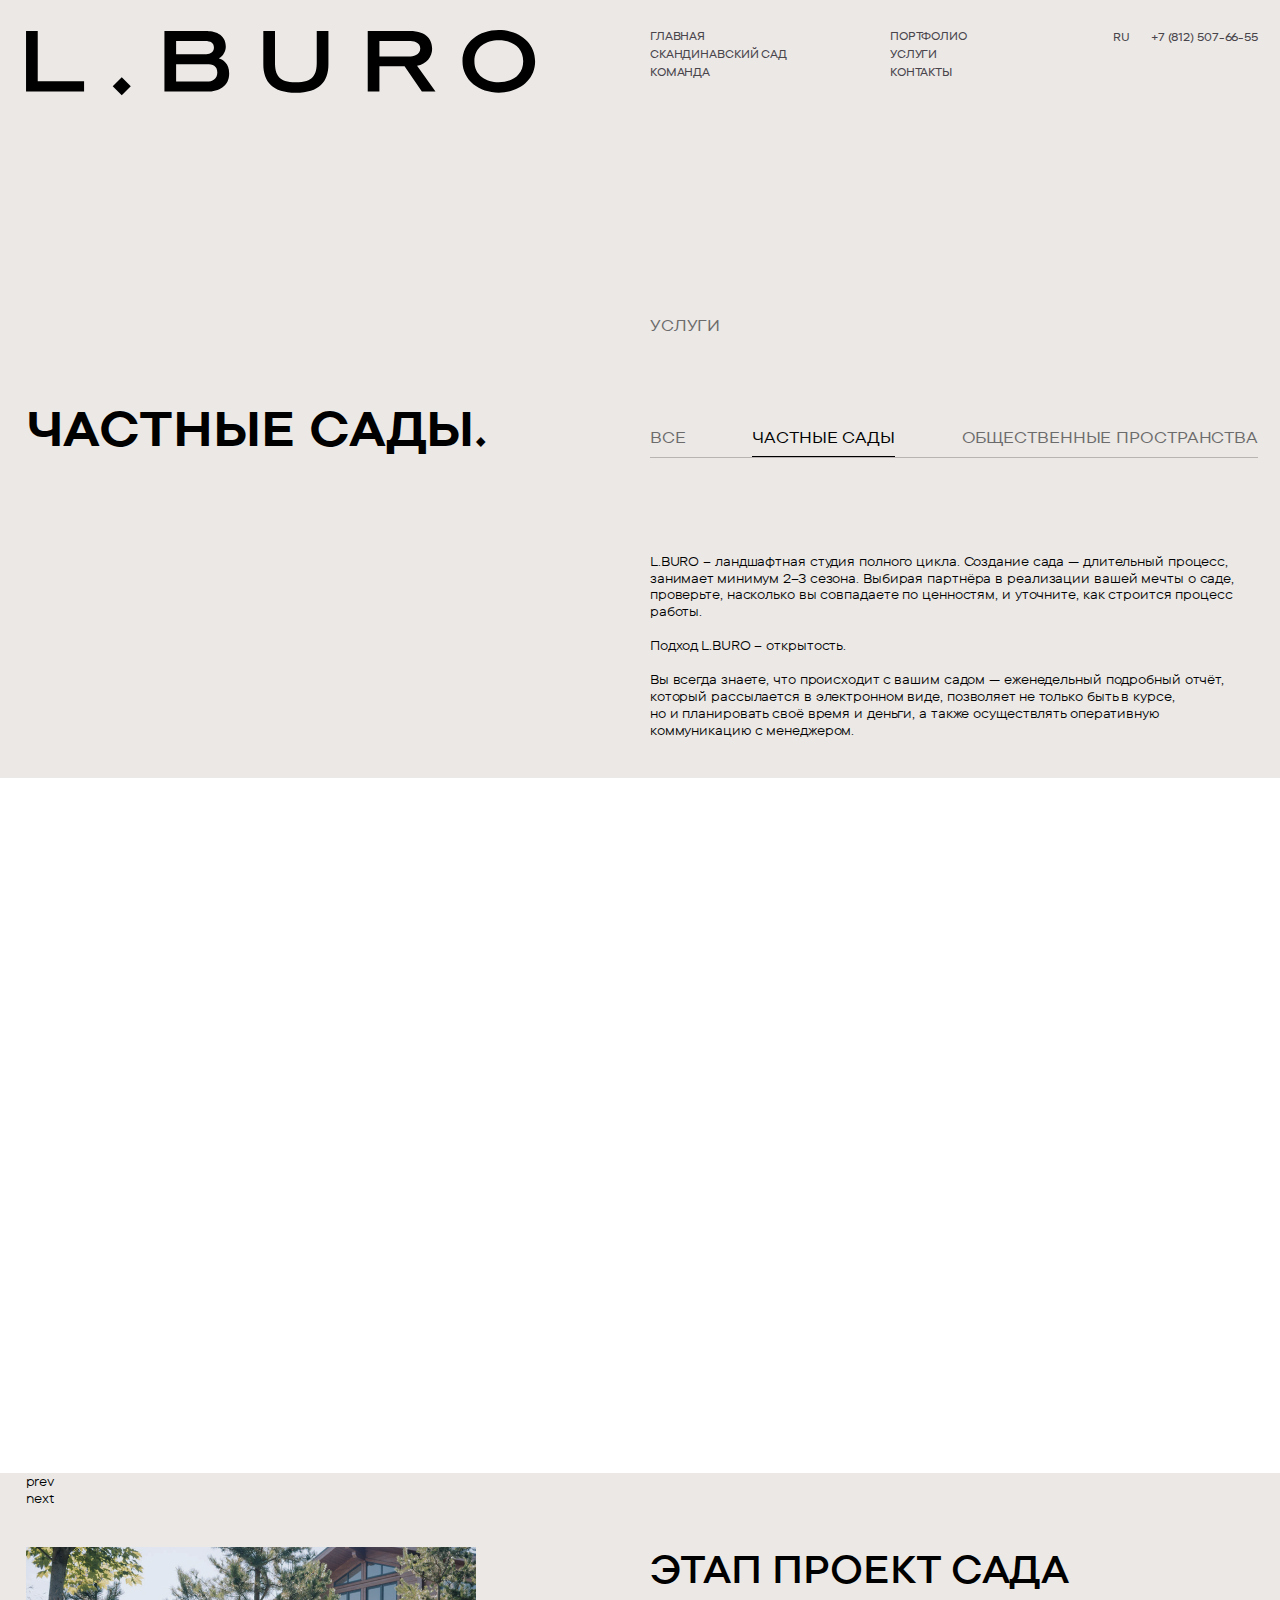
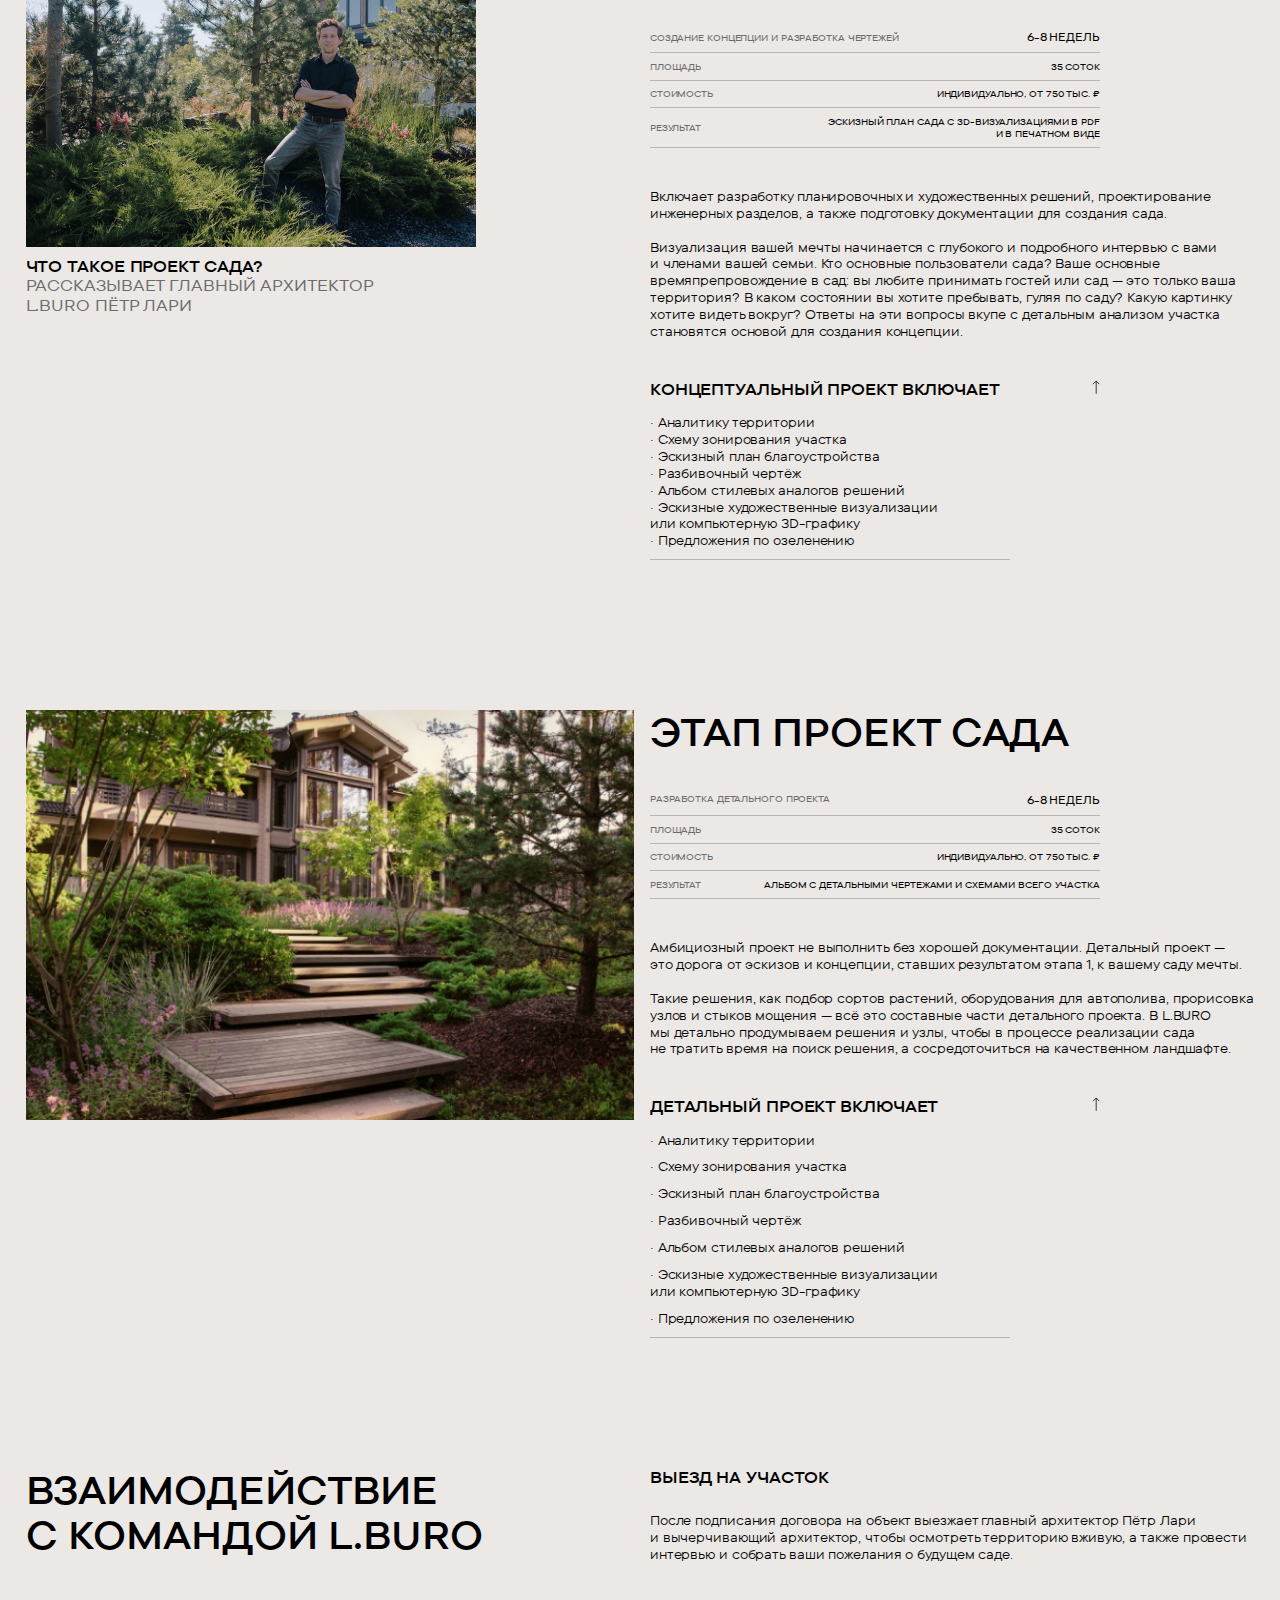
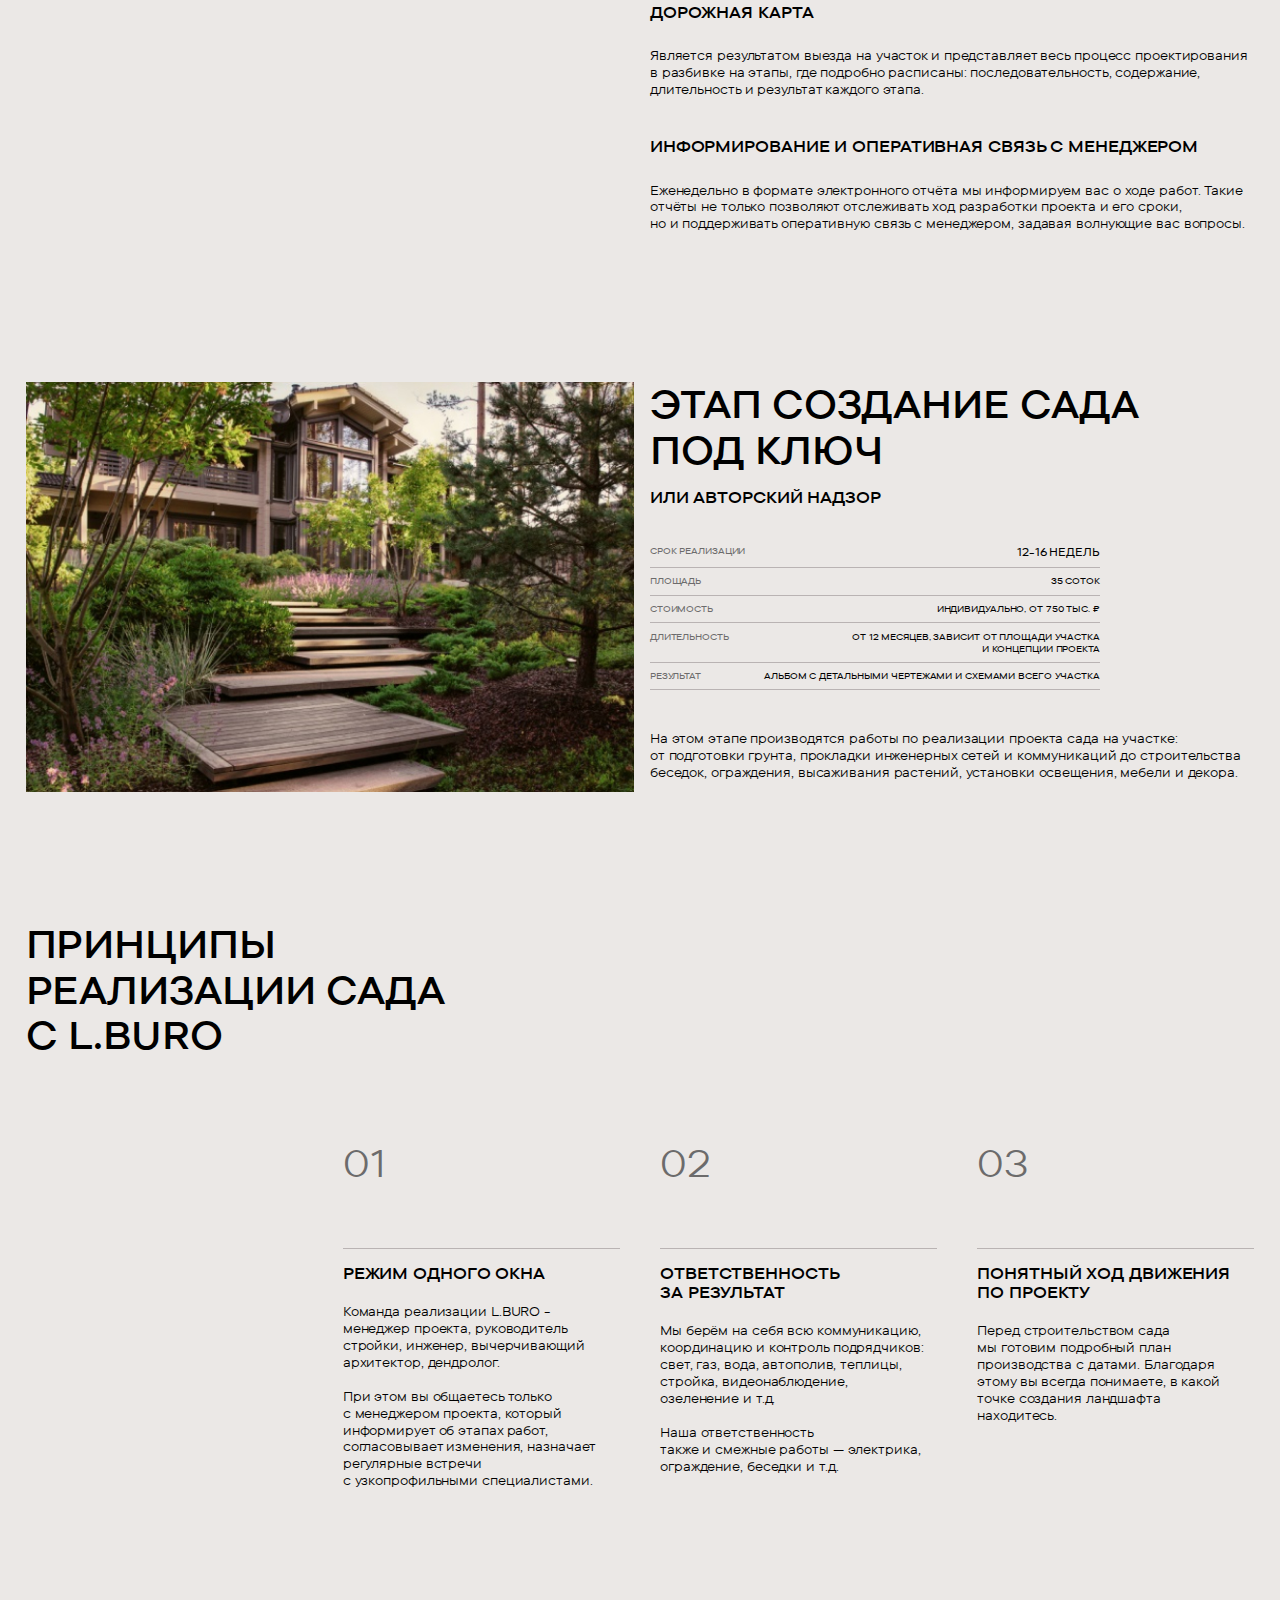
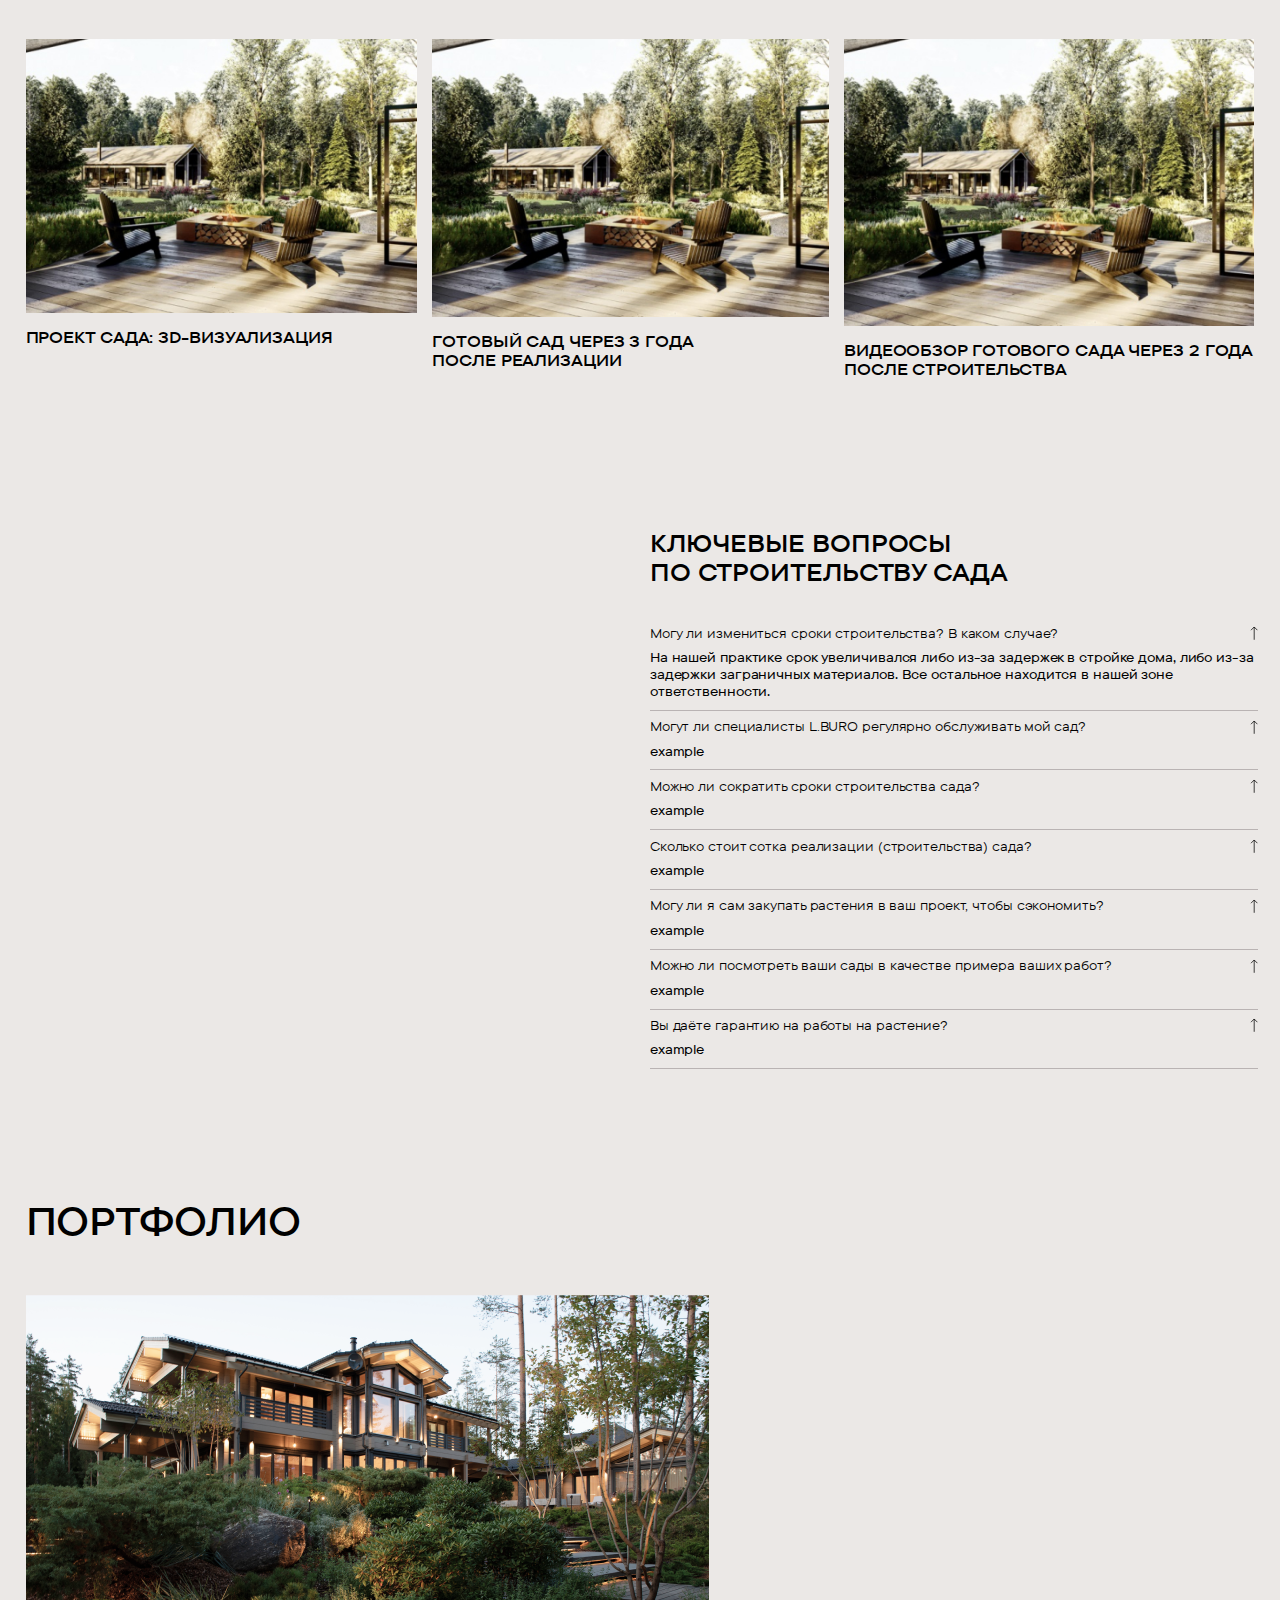
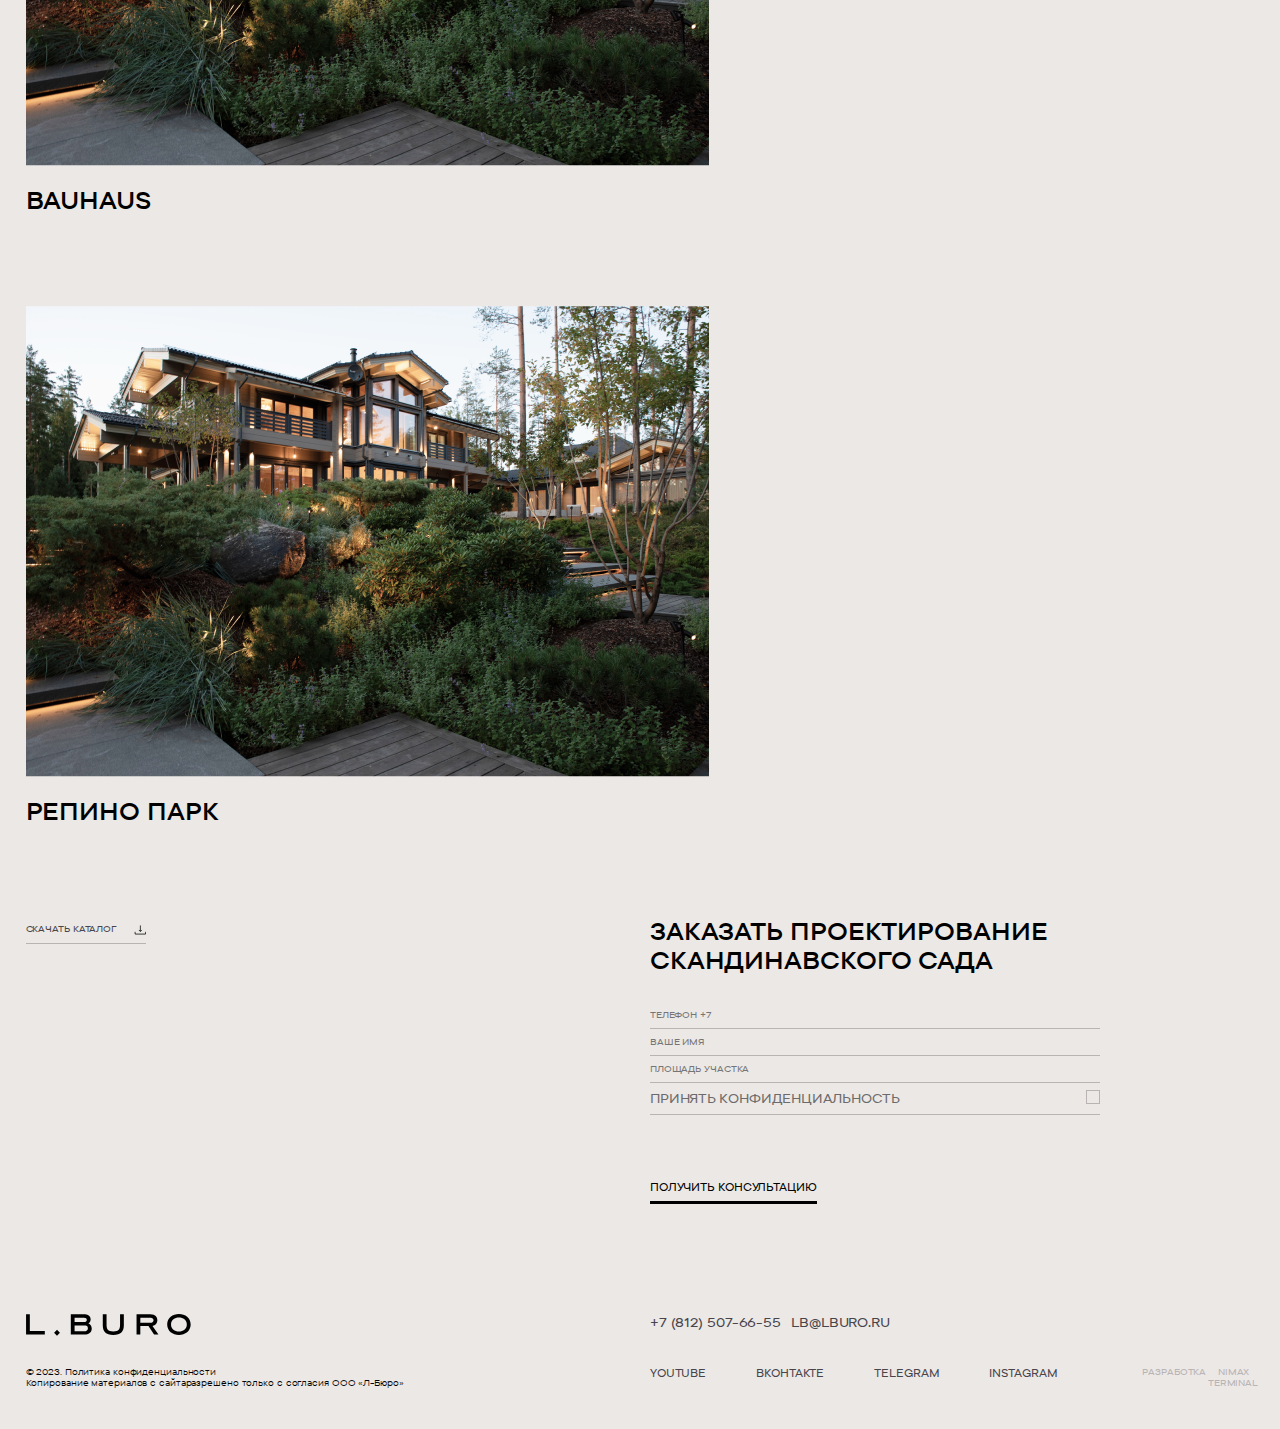
<file: gardens.html>
<html lang="en"><head>
	<meta charset="UTF-8">
	<!-- <meta name="viewport" content="width=device-width; initial-scale=1.0; maximum-scale=1.0; minimum-scale=1.0; user-scalable=no; target-densityDpi=device-dpi"> -->
	<title>L_B-U-R-O</title>
	<link rel="stylesheet" type="text/css" href="css/vars.css">
	<link rel="stylesheet" type="text/css" href="css/style.css">
	<link rel="stylesheet" type="text/css" href="css/media.css">
	<link rel="stylesheet" type="text/css" href="css/portfolio.css">
	<link rel="stylesheet" type="text/css" href="css/ordering.css">
	<link rel="icon" type="image/png" href="favicon.png">
	<script async type="text/javascript" src="js/scr.js"></script>
</head>
<body>
	<header>
		<div class="wrap df jcsb ">
			<div class="l-col"><div class="logo"><img src="img/logo.svg" alt=""></div></div>
			<div class="r-col df jcsb">
				<nav class="df">
					<div class="menu_col df fdc aifs mr-100 w-140">
						<a class="menu_block mb-4 db fz-11 lh-120 menu_block_chosen" href="index.html">ГЛАВНАЯ</a>
						<a class="menu_block mb-4 db fz-11 lh-120" href="scandinavian_garden.html">СКАНДИНАВСКИЙ САД</a>
						<a class="menu_block mb-4 db fz-11 lh-120" href="team.html">КОМАНДА</a>
					</div>
					<div class="menu_col df fdc aifs">
						<a class="menu_block mb-4 db fz-11 lh-120" href="portfolio.html">ПОРТФОЛИО</a>
						<a class="menu_block mb-4 db fz-11 lh-120" href="services.html">УСЛУГИ</a>
						<a class="menu_block mb-4 db fz-11 lh-120" href="contacts.html">КОНТАКТЫ</a>
					</div>
				</nav>
				<div class="w-145 df jcsb ">
					<a href="#">ru</a>
					<a href="tel:+78125076655">+7&nbsp;(812)&nbsp;507-66-55</a>
				</div>
			</div>
		</div>
	</header>

	<section id="Promo" class="promo mt-190">
		<div class="df jcsb wrap">
            <div class="l-col">
            </div>
            <div class="r-col">
                <h4 class="c-dg fw-n">услуги</h4>
            </div>
        </div>
		<div class="df jcsb wrap">
			<div class="l-col">
                <h1 class="mt-65">ЧАСТНЫЕ сады.</h1>
            </div>
			<div class="r-col df aife">
                <div class="portfolio_nav df jcsb">
                    <a href="#" class="portfolio_nav_block "><h4>Все</h4></a>
                    <a href="#" class="portfolio_nav_block chosen"><h4>ЧАСТНЫЕ сады</h4></a>
                    <a href="#" class="portfolio_nav_block"><h4>ОБЩЕСТВЕННЫЕ ПРОСТРАНСТВА</h4></a>
                </div>
            </div>
		</div>
		<div class="df jcsb wrap mb-40">
            <div class="l-col">
            </div>
            <div class="r-col mt-95">
                <p class="mxw-630">
                        L.BURO – ландшафтная студия полного цикла. Создание сада&nbsp;— длительный процесс, занимает минимум 2–3&nbsp;сезона. Выбирая партнёра в&nbsp;реализации вашей мечты о&nbsp;саде, проверьте, насколько вы&nbsp;совпадаете по&nbsp;ценностям, и&nbsp;уточните, как&nbsp;строится процесс работы. <br>
                        <br>
                        Подход L.BURO – открытость. <br>
                        <br>
                        Вы&nbsp;всегда знаете, что&nbsp;происходит с&nbsp;вашим садом&nbsp;— еженедельный подробный отчёт, который рассылается в&nbsp;электронном виде, позволяет не&nbsp;только быть в&nbsp;курсе, но&nbsp;и&nbsp;планировать своё время и&nbsp;деньги, а&nbsp;также осуществлять оперативную коммуникацию с&nbsp;менеджером.
                </div>
		</div>
    </section>


	<section>
		<div class="main_slider">
			<div class="main_slide chosen"></div>
			<div class="main_slide"></div>
			<div class="main_slide"></div>
			<div class="main_slide"></div>
			<div class="main_slide"></div>
		</div>
		<div class="wrap">
			<div class="main_slider_nav">
				<div id="MainSliderPrev" class="main_slider_prev">prev</div>
				<div id="MainSliderNext" class="main_slider_next">next</div>
			</div>
		</div>
	</section>


	<section class="mt-40">
		<div class="df jcsb wrap">
            <div class="l-col">
                <img src="img/what_is_garden.jpg" alt="">
                <h4 class="mt-10">ЧТО ТАКОЕ ПРОЕКТ САДА?</h4>
                <h4 class="c-dg mxw-360 fw-n">РАССКАЗЫВАЕТ ГЛАВНЫЙ АРХИТЕКТОР L.BURO ПЁТР ЛАРИ</h4>
            </div>
            <div class="r-col">
                <h2>ЭТАП ПРОЕКТ САДА</h2>
                <div class="df fdc mxw-450 tt-u mt-30">
                    <div class="df jcsb p-7_5-0 bb-1-lg fw-m aic ">
                        <p class="fz-9 c-dg">СОЗДАНИЕ КОНЦЕПЦИИ И РАЗРАБОТКА ЧЕРТЕЖЕЙ</p>
                        <p class="tar fz-11">6-8 недель</p>
                    </div>
                    <div class="df jcsb p-7_5-0 bb-1-lg fw-m aic">
                        <p class="fz-9 c-dg">Площадь</p>
                        <p class="tar fz-9">35 СОТОК</p>
                    </div>
                    <div class="df jcsb p-7_5-0 bb-1-lg fw-m aic">
                        <p class="fz-9 c-dg">СТОИМОСТЬ</p>
                        <p class="tar fz-9">индивидуально, от 750 тыс. ₽</p>
                    </div>
                    <div class="df jcsb p-7_5-0 bb-1-lg fw-m aic">
                        <p class="fz-9 c-dg">РЕЗУЛЬТАТ</p>
                        <p class="tar fz-9">ЭСКИЗНЫЙ ПЛАН САДА С 3D-ВИЗУАЛИЗАЦИЯМИ В PDF<br> И В ПЕЧАТНОМ ВИДЕ</p>
                    </div>
                </div>
                <p class="mxw-630 mt-40 mb-40">
                    Включает разработку планировочных и художественных решений, проектирование инженерных разделов, а также подготовку документации для создания сада.
                    <br><br>
                    Визуализация вашей мечты начинается с глубокого и подробного интервью с вами и членами вашей семьи. Кто основные пользователи сада? Ваше основные времяпрепровождение в сад: вы любите принимать гостей или сад — это только ваша территория? В каком состоянии вы хотите пребывать, гуляя по саду? Какую картинку хотите видеть вокруг? Ответы на эти вопросы вкупе с детальным анализом участка становятся основой для создания концепции.
                </p>
                <div class="ovf-h tgl-wrap">
                    <h4 class="mb-15 mxw-450 bg-arrow_up bgpx-r bgpy-t bgr-nr tgl-list-trg">КОНЦЕПТУАЛЬНЫЙ ПРОЕКТ включает</h4>
                    <div class="fz-13 lh-130 bb-1-lg mxw-360 tgl-list">
                        <div>· Аналитику территории</div>
                        <div>· Схему зонирования участка</div>
                        <div>· Эскизный план благоустройства</div>
                        <div>· Разбивочный чертёж</div>
                        <div>· Альбом стилевых аналогов решений</div>
                        <div>· Эскизные художественные визуализации или компьютерную 3D-графику</div>
                        <div class="mb-10">· Предложения по озеленению</div>
                    </div>
                </div>
            </div>
		</div>
	</section>

    <section class="mt-150">
        <div class="wrap df jcsb">
            <div class="l-col">
                <div class="mxw-630">
                    <img src="img/garden_project_step.jpg" alt="">
                </div>
            </div>
            <div class="r-col">
                <h2>ЭТАП ПРОЕКТ САДА</h2>
                <div class="df fdc mxw-450 tt-u mt-30">
                    <div class="df jcsb p-7_5-0 bb-1-lg fw-m ">
                        <p class="fz-9 c-dg">РАЗРАБОТКА ДЕТАЛЬНОГО ПРОЕКТА</p>
                        <p class="tar fz-11">6-8 недель</p>
                    </div>
                    <div class="df jcsb p-7_5-0 bb-1-lg fw-m">
                        <p class="fz-9 c-dg">Площадь</p>
                        <p class="tar fz-9">35 СОТОК</p>
                    </div>
                    <div class="df jcsb p-7_5-0 bb-1-lg fw-m">
                        <p class="fz-9 c-dg">СТОИМОСТЬ</p>
                        <p class="tar fz-9">индивидуально, от 750 тыс. ₽</p>
                    </div>
                    <div class="df jcsb p-7_5-0 bb-1-lg fw-m">
                        <p class="fz-9 c-dg">РЕЗУЛЬТАТ</p>
                        <p class="tar fz-9">альбом с детальными чертежами и схемами всего участка</p>
                    </div>
                </div>
                <p class="mxw-630 mt-40 mb-40">
                    Амбициозный проект не выполнить без хорошей документации. Детальный проект — это дорога от эскизов и концепции, ставших результатом этапа 1, к вашему саду мечты.
                        <br><br>
                    Такие решения, как подбор сортов растений, оборудования для автополива, прорисовка узлов и стыков мощения — всё это составные части детального проекта. В L.BURO мы детально продумываем решения и узлы, чтобы в процессе реализации сада не тратить время на поиск решения, а сосредоточиться на качественном ландшафте.
                </p>
                <div class="ovf-h tgl-wrap">
                    <h4 class="mb-15 mxw-450 bg-arrow_up bgpx-r bgpy-t bgr-nr tgl-list-trg">ДЕТАЛЬНЫЙ ПРОЕКТ включает</h4>
                    <div class="fz-13 lh-130 bb-1-lg mxw-360 tgl-list">
                        <div class="mb-10">· Аналитику территории</div>
                        <div class="mb-10">· Схему зонирования участка</div>
                        <div class="mb-10">· Эскизный план благоустройства</div>
                        <div class="mb-10">· Разбивочный чертёж</div>
                        <div class="mb-10">· Альбом стилевых аналогов решений</div>
                        <div class="mb-10">· Эскизные художественные визуализации или компьютерную 3D-графику</div>
                        <div class="mb-10">· Предложения по озеленению</div>
                    </div>
                </div>
            </div>
        </div>
    </section>

    <section class="mt-130">
        <div class="wrap df jcsb">
            <div class="l-col"><h2>ВЗАИМОДЕЙСТВИЕ С КОМАНДОЙ L.BURO</h2></div>
            <div class="r-col">
                <div class="mxw-630 mb-40">
                    <h4 class="mb-25">ВЫЕЗД НА УЧАСТОК</h4>
                    <p>После подписания договора на объект выезжает главный архитектор Пётр Лари и вычерчивающий архитектор, чтобы осмотреть территорию вживую, а также провести интервью и собрать ваши пожелания о будущем саде.</p>
                </div>
                <div class="mxw-630 mb-40">
                    <h4 class="mb-25">ДОРОЖНАЯ КАРТА</h4>
                    <p>Является результатом выезда на участок и представляет весь процесс проектирования в разбивке на этапы, где подробно расписаны: последовательность, содержание, длительность и результат каждого этапа.</p>
                </div>
                <div class="mxw-630">
                    <h4 class="mb-25">ИНФОРМирОВАНИЕ и оперативная связь с менеджером</h4>
                    <p>Еженедельно в формате электронного отчёта мы информируем вас о ходе работ. Такие отчёты не только позволяют отслеживать ход разработки проекта и его сроки, но и поддерживать оперативную связь с менеджером, задавая волнующие вас вопросы.</p>
                </div>
            </div>
        </div>
    </section>

    <section class="mt-150">
        <div class="wrap df jcsb">
            <div class="l-col">
                <div class="mxw-630">
                    <img src="img/garden_project_step.jpg" alt="">
                </div>
            </div>
            <div class="r-col">
                <h2>ЭТАП СОЗДАНИЕ САДА ПОД КЛЮЧ</h2>
                <h4 class="mt-15">или авторский надзор</h4>
                <div class="df fdc mxw-450 tt-u mt-30">
                    <div class="df jcsb p-7_5-0 bb-1-lg fw-m ">
                        <p class="fz-9 c-dg">Срок реализации</p>
                        <p class="tar fz-11">12-16 недель</p>
                    </div>
                    <div class="df jcsb p-7_5-0 bb-1-lg fw-m">
                        <p class="fz-9 c-dg">Площадь</p>
                        <p class="tar fz-9">35 СОТОК</p>
                    </div>
                    <div class="df jcsb p-7_5-0 bb-1-lg fw-m">
                        <p class="fz-9 c-dg">СТОИМОСТЬ</p>
                        <p class="tar fz-9">индивидуально, от 750 тыс. ₽</p>
                    </div>
                    <div class="df jcsb p-7_5-0 bb-1-lg fw-m">
                        <p class="fz-9 c-dg">ДЛИТЕЛЬНОСТЬ</p>
                        <p class="tar fz-9">от 12 месяцев, зависит от площади участка<br> и концепции проекта</p>
                    </div>
                    <div class="df jcsb p-7_5-0 bb-1-lg fw-m">
                        <p class="fz-9 c-dg">РЕЗУЛЬТАТ</p>
                        <p class="tar fz-9">альбом с детальными чертежами и схемами всего участка</p>
                    </div>
                </div>
                <p class="mxw-630 mt-40">
                    На этом этапе производятся работы по реализации проекта сада на участке: от подготовки грунта, прокладки инженерных сетей и коммуникаций до строительства беседок, ограждения, высаживания растений, установки освещения, мебели и декора.
                </p>
            </div>
        </div>
    </section>

    <section class="mt-130">
        <div class="wrap"><h2 class="mxw-450">ПРИНЦИПЫ РЕАЛИЗАЦИИ САДА С L.BURO</h2></div>
        <div class="wrap df jcsb mt-80">
            <div class="col4 mr-40"></div>
            <div class="col4 mr-40"><div class="fz-38 c-dg">01</div>
            <div class="mt-60 bt-1-lg"></div>
            <div class="w-265">
                <h4 class="mt-15 mb-20">РЕЖИМ ОДНОГО ОКНА</h4>
                <p>Команда реализации L.BURO - менеджер проекта, руководитель стройки, инженер, вычерчивающий архитектор, дендролог. 
                    <br><br>
                    При этом вы общаетесь только с менеджером проекта, который информирует об этапах работ, согласовывает изменения, назначает регулярные встречи с узкопрофильными специалистами.
                </p>
            </div></div>
            <div class="col4 mr-40"><div class="fz-38 c-dg">02</div>
            <div class="mt-60 bt-1-lg"></div>
            <div class="w-265">
                <h4 class="mt-15 mb-20">ОТВЕТСТВЕННОСТЬ ЗА РЕЗУЛЬТАТ</h4>
                <p>Мы берём на себя всю коммуникацию, координацию и контроль подрядчиков: свет, газ, вода, автополив, теплицы, стройка, видеонаблюдение, озеленение и т.д. 
                    <br><br>
                    Наша ответственность также и смежные работы — электрика, ограждение, беседки и т.д.
                </p>
            </div></div>
            <div class="col4"><div class="fz-38 c-dg">03</div>
            <div class="mt-60 bt-1-lg"></div>
            <div class="w-265">
                <h4 class="mt-15 mb-20">ПОНЯТНЫЙ ХОД ДВИЖЕНИЯ ПО ПРОЕКТУ</h4>
                <p>Перед строительством сада мы готовим подробный план производства с датами. Благодаря этому вы всегда понимаете, в какой точке создания ландшафта находитесь.</p>
            </div></div>
        </div>
        <div class="wrap df jcsb mt-150">
            <div class="mxw-33p mr-15">
                <img src="img/garden_principles.jpg" alt="">
                <h4 class="mt-15">ПРОЕКТ САДА: 3D-ВИЗУАЛИЗАЦИЯ</h4>
            </div>
            <div class="mxw-33p mr-15">
                <img src="img/garden_principles.jpg" alt="">
                <h4 class="mt-15">ГОТОВЫЙ САД ЧЕРЕЗ 3 ГОДА ПОСЛЕ РЕАЛИЗАЦИИ</h4>
            </div>
            <div class="mxw-33p">
                <img src="img/garden_principles.jpg" alt="">
                <h4 class="mt-15">ВИДЕООБЗОР ГОТОВОГО САДА ЧЕРЕЗ 2 ГОДА ПОСЛЕ СТРОИТЕЛЬСТВА</h4>
            </div>
        </div>
        <div class="wrap df jcsb mt-150">
            <div class="r-col"></div>
            <div class="l-col fdc">
                <h2 class="ff-db fz-24 mxw-450 mb-30">КЛЮЧЕВЫЕ ВОПРОСЫ ПО СТРОИТЕЛЬСТВУ САДА</h2>
                <div class="bb-1-lg">
                    <div class="ovf-h">
                        <div class="tgl-list-trg p-7_5-0 bg-arrow_up bgpx-r bgpy-c bgr-nr">Могу ли измениться сроки строительства? В каком случае?</div>
                        <div class="tgl-list mb-10 fw-m">На нашей практике срок увеличивался либо из-за задержек в стройке дома, либо из-за задержки заграничных материалов. Все остальное находится в нашей зоне ответственности.</div>
                    </div>
                </div>
                <div class="bb-1-lg">
                    <div class="ovf-h">
                        <div class="tgl-list-trg p-7_5-0 bg-arrow_up bgpx-r bgpy-c bgr-nr">Могут ли специалисты L.BURO регулярно обслуживать мой сад?</div>
                        <div class="tgl-list mb-10 fw-m">example</div>
                    </div>
                </div>
                <div class="bb-1-lg">
                    <div class="ovf-h">
                        <div class="tgl-list-trg p-7_5-0 bg-arrow_up bgpx-r bgpy-c bgr-nr">Можно ли сократить сроки строительства сада?</div>
                        <div class="tgl-list mb-10 fw-m">example</div>
                    </div>
                </div>
                <div class="bb-1-lg">
                    <div class="ovf-h">
                        <div class="tgl-list-trg p-7_5-0 bg-arrow_up bgpx-r bgpy-c bgr-nr">Сколько стоит сотка реализации (строительства) сада?</div>
                        <div class="tgl-list mb-10 fw-m">example</div>
                    </div>
                </div>
                <div class="bb-1-lg">
                    <div class="ovf-h">
                        <div class="tgl-list-trg p-7_5-0 bg-arrow_up bgpx-r bgpy-c bgr-nr">Могу ли я сам закупать растения в ваш проект, чтобы сэкономить?</div>
                        <div class="tgl-list mb-10 fw-m">example</div>
                    </div>
                </div>
                <div class="bb-1-lg">
                    <div class="ovf-h">
                        <div class="tgl-list-trg p-7_5-0 bg-arrow_up bgpx-r bgpy-c bgr-nr">Можно ли посмотреть ваши сады в качестве примера ваших работ?</div>
                        <div class="tgl-list mb-10 fw-m">example</div>
                    </div>
                </div>
                <div class="bb-1-lg">
                    <div class="ovf-h">
                        <div class="tgl-list-trg p-7_5-0 bg-arrow_up bgpx-r bgpy-c bgr-nr">Вы даёте гарантию на работы на растение?</div>
                        <div class="tgl-list mb-10 fw-m">example</div>
                    </div>
                </div>
            </div>
        </div>
    </section>

    
    <section class="portfolio mt-130">
        <div class="wrap">
            <h2>портфолио</h2>
        </div>
        <div class="wrap mt-50">
            <div class="df jcsb fww">
                <div class="portfolio_block">
                    <img src="img/portfolio1.png" alt="">
                    <div class="portfolio_block_info h-120">
                        <h3 class="portfolio_block_name">BAUHAUS</h3>
                    </div>
                </div>
                <div class="portfolio_block">
                    <img src="img/portfolio1.png" alt="">
                    <div class="portfolio_block_info h-120">
                        <h3 class="portfolio_block_name">РЕПИНО ПАРК</h3>
                    </div>
                </div>
            </div>
        </div>
    </section>


    <section class="ordering">
        <div class="wrap df jcsb">
			<div class="l-col df aifs">
				<a class="db pr w-120 bb-1-lg p-7_5-0 fw-m fz-9 lh-120 download_catalog" href="catalog.pdf" class="download-catalog" target="_blank" download="">Скачать каталог</a>
			</div>

			<div class="r-col df fdc ais">
                <h3>ЗАКАЗАТЬ ПРОЕКТИРОВАНИЕ<br/>СКАНДИНАВСКОГО САДА</h3>
                <form class="ordering_form df fdc ais" action="/mail/project.php">
                    <input type="tel" name="phone" placeholder="телефон +7" class="required">
                    <input type="text" name="name" placeholder="ваше&nbsp;имя" class="required">
                    <input type="text" name="square" placeholder="площадь участка" class="required">
                    <div class="ordering_check">
                        <div class="check-name">Принять конфиденциальность</div>
                        <input id="check-project" type="checkbox" name="check" hidden="" class="required">
                        <label for="check-project"></label>
                    </div>
                    <div class="op-0">Пожалуйста, заполните все обязательные поля</div>
                    <input class="asfs" type="submit" value="Получить консультацию">
        
                </form>
			</div>
        </div>
    </section>

<footer>
    <div class="wrap df jcsb">
        <div class="l-col fdc">
            <img class="footer_logo" src="img/logo.svg" alt="">
        </div>
        <div class="r-col">
            <div class="footer_contacts">
                <a href="tel:+78125076655">+7&nbsp;(812)&nbsp;507-66-55</a><br/>
                <a href="mailto:lb@lburo.ru">lb@lburo.ru</a>
            </div>
        </div>
    </div>
    <div class="wrap df jcsb">
        <div class="l-col">
            <div class="copyright">© 2023. Политика конфиденциальности<br/>
                Копирование материалов с сайтаразрешено только с согласия ООО «Л-Бюро»</div>
        </div>
        <div class="r-col df jcsb">
            <div class="footer_soc_list df">
                <div class="footer_soc"><a href="https://www.youtube.com/channel/UC5FNJGqJeMxqnwFnIz5Bm9A" target="_blank">YouTube</a></div>
                <div class="footer_soc"><a href="https://vk.com/lburo" target="_blank">ВKонтакте</a></div>
                <div class="footer_soc"><a href="https://t.me/lburo" target="_blank">TELEGRAM</a></div>
                <div class="footer_soc"><a href="https://www.instagram.com/lburo/" target="_blank">instagram</a></div>
            </div>
            <div class="footer_designer">
                Разработка&nbsp;&nbsp;&nbsp;
                <a href="https://www.nimax.ru/" target="_blank">NIMAX</a>&nbsp;&nbsp;&nbsp;
                <a href="https://www.terminaldesign.ru/" target="_blank">Terminal</a>
            </div>
        </div>
    </div>
</footer>

</body>
</html>
</file>
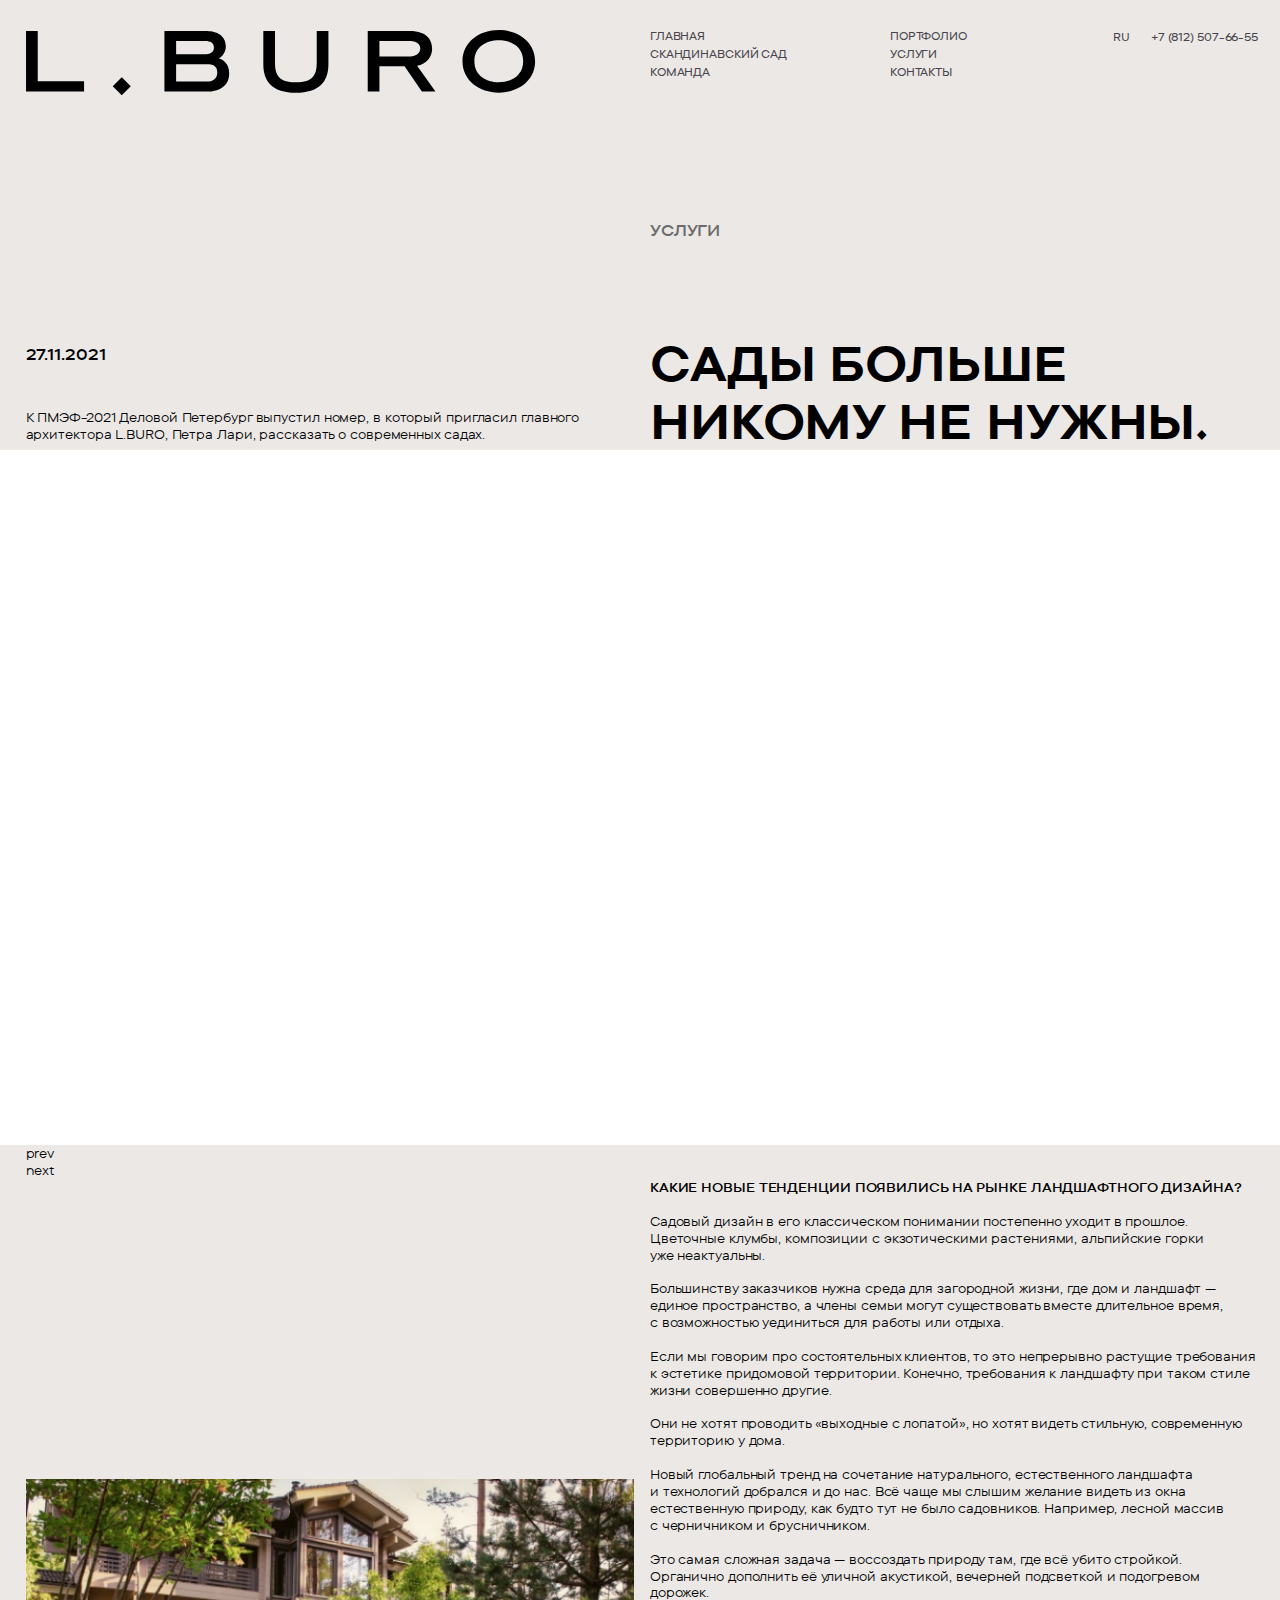
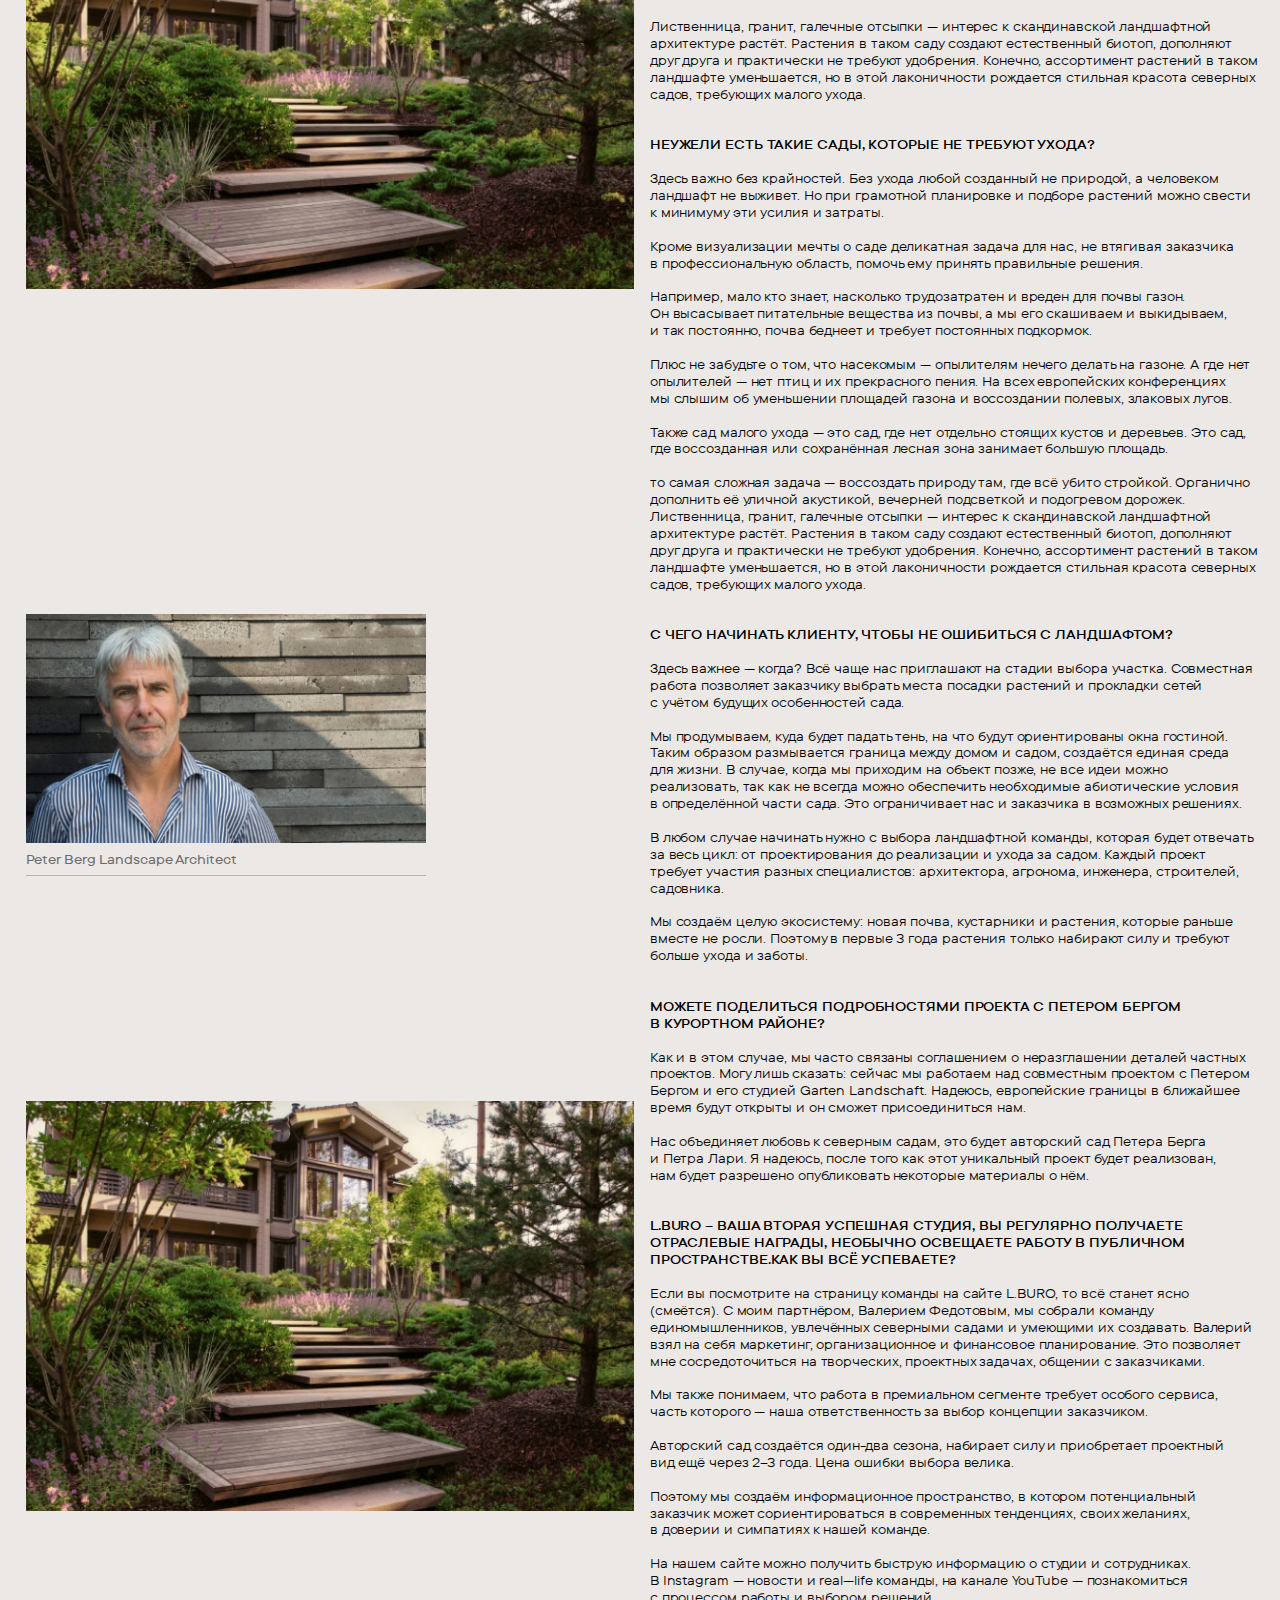
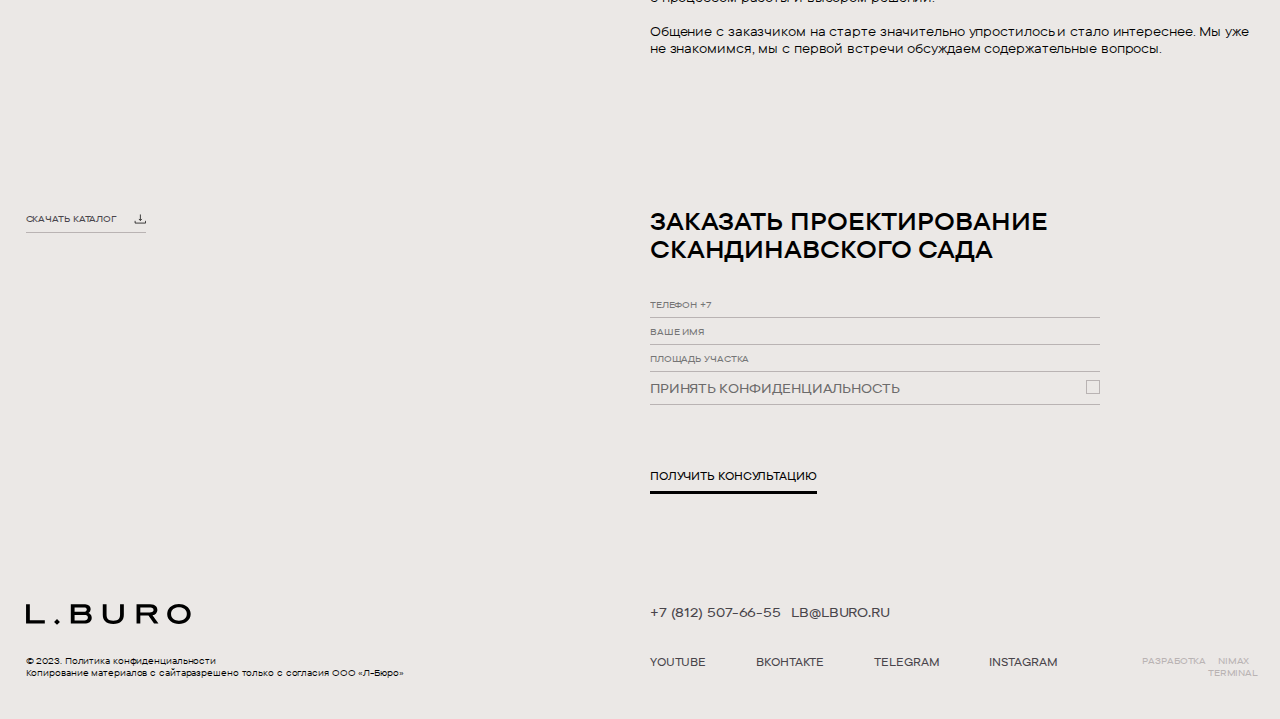
<file: no_gardens.html>
<html lang="en"><head>
	<meta charset="UTF-8">
	<!-- <meta name="viewport" content="width=device-width; initial-scale=1.0; maximum-scale=1.0; minimum-scale=1.0; user-scalable=no; target-densityDpi=device-dpi"> -->
	<title>L_B-U-R-O</title>
	<link rel="stylesheet" type="text/css" href="css/vars.css">
	<link rel="stylesheet" type="text/css" href="css/style.css">
	<link rel="stylesheet" type="text/css" href="css/media.css">
	<link rel="stylesheet" type="text/css" href="css/ordering.css">
	<link rel="icon" type="image/png" href="favicon.png">
	<script async type="text/javascript" src="js/scr.js"></script>
</head>
<body>
	<header>
		<div class="wrap df jcsb ">
			<div class="l-col"><div class="logo"><img src="img/logo.svg" alt=""></div></div>
			<div class="r-col df jcsb">
				<nav class="df">
					<div class="menu_col df fdc aifs mr-100 w-140">
						<a class="menu_block mb-4 db fz-11 lh-120 menu_block_chosen" href="index.html">ГЛАВНАЯ</a>
						<a class="menu_block mb-4 db fz-11 lh-120" href="scandinavian_garden.html">СКАНДИНАВСКИЙ САД</a>
						<a class="menu_block mb-4 db fz-11 lh-120" href="team.html">КОМАНДА</a>
					</div>
					<div class="menu_col df fdc aifs">
						<a class="menu_block mb-4 db fz-11 lh-120" href="portfolio.html">ПОРТФОЛИО</a>
						<a class="menu_block mb-4 db fz-11 lh-120" href="services.html">УСЛУГИ</a>
						<a class="menu_block mb-4 db fz-11 lh-120" href="contacts.html">КОНТАКТЫ</a>
					</div>
				</nav>
				<div class="w-145 df jcsb ">
					<a href="#">ru</a>
					<a href="tel:+78125076655">+7&nbsp;(812)&nbsp;507-66-55</a>
				</div>
			</div>
		</div>
	</header>

	<section id="Promo" class="promo">
		<div class="df jcsb wrap">
            <div class="l-col">
            </div>
            <div class="r-col mt-95">
                <h4 class="c-dg">услуги</h4>
            </div>
        </div>
		<div class="df jcsb wrap mt-95">
            <div class="l-col">
                <h4 class="mb-45 mt-10">27.11.2021</h4>
                <p class="mxw-630">К ПМЭФ-2021 Деловой Петербург выпустил номер, в который пригласил главного архитектора L.BURO, Петра Лари, рассказать о современных садах.</p>
            </div>
            <div class="r-col">
                <h1 class="mxw-630">САДЫ БОЛЬШЕ НИКОМУ НЕ НУЖНЫ.</h1>
            </div>
		</div>
		<div class="df jcsb wrap">
		</div>
    </section>

	<section>
		<div class="main_slider">
			<div class="main_slide chosen"></div>
			<div class="main_slide"></div>
			<div class="main_slide"></div>
			<div class="main_slide"></div>
			<div class="main_slide"></div>
		</div>
		<div class="wrap">
			<div class="main_slider_nav">
				<div id="MainSliderPrev" class="main_slider_prev">prev</div>
				<div id="MainSliderNext" class="main_slider_next">next</div>
			</div>
		</div>
	</section>

    <section>
        <div class="wrap df jcsb">
            <div class="l-col">
                <img class="mt-300" src="img/garden_project_step.jpg" alt="">
                <img class="mt-325 w-400" src="img/peter_berg.jpg" alt="">
                <div class="p-7_5-0 bb-1-lg c-dg fz-10 fw-m mxw-400">Peter Berg Landscape Architect</div>
                <img class="mt-225" src="img/garden_project_step.jpg" alt="">
            </div>
            <div class="r-col">
                <p class="ttu fw-db">КАКИЕ НОВЫЕ ТЕНДЕНЦИИ ПОЯВИЛИСЬ НА РЫНКЕ ЛАНДШАФТНОГО ДИЗАЙНА?</p>
                <br>
                <p>Садовый дизайн в его классическом понимании постепенно уходит в прошлое. Цветочные клумбы, композиции с экзотическими растениями, альпийские горки уже неактуальны.
                    <br><br>
                    Большинству заказчиков нужна среда для загородной жизни, где дом и ландшафт — единое пространство, а члены семьи могут существовать вместе длительное время, с возможностью уединиться для работы или отдыха.
                    <br><br>
                    Если мы говорим про состоятельных клиентов, то это непрерывно растущие требования к эстетике придомовой территории. Конечно, требования к ландшафту при таком стиле жизни совершенно другие.
                    <br><br>
                    Они не хотят проводить «выходные с лопатой», но хотят видеть стильную, современную территорию у дома.
                    <br><br>
                    Новый глобальный тренд на сочетание натурального, естественного ландшафта и технологий добрался и до нас. Всё чаще мы слышим желание видеть из окна естественную природу, как будто тут не было садовников. Например, лесной массив с черничником и брусничником.
                    <br><br>
                    Это самая сложная задача — воссоздать природу там, где всё убито стройкой. Органично дополнить её уличной акустикой, вечерней подсветкой и подогревом дорожек.
                    <br><br>
                    Лиственница, гранит, галечные отсыпки — интерес к скандинавской ландшафтной архитектуре растёт. Растения в таком саду создают естественный биотоп, дополняют друг друга и практически не требуют удобрения. Конечно, ассортимент растений в таком ландшафте уменьшается, но в этой лаконичности рождается стильная красота северных садов, требующих малого ухода.
                    </p>
                    <br><br>
                    <p class="ttu fw-db">НЕУЖЕЛИ ЕСТЬ ТАКИЕ САДЫ, КОТОРЫЕ НЕ ТРЕБУЮТ УХОДА?</p>
                    <br>
                    <p>Здесь важно без крайностей. Без ухода любой созданный не природой, а человеком ландшафт не выживет. Но при грамотной планировке и подборе растений можно свести к минимуму эти усилия и затраты.
                    <br><br>
                    Кроме визуализации мечты о саде деликатная задача для нас, не втягивая заказчика в профессиональную область, помочь ему принять правильные решения.
                    <br><br>
                    Например, мало кто знает, насколько трудозатратен и вреден для почвы газон. Он высасывает питательные вещества из почвы, а мы его скашиваем и выкидываем, и так постоянно, почва беднеет и требует постоянных подкормок.
                    <br><br>
                    Плюс не забудьте о том, что насекомым — опылителям нечего делать на газоне. А где нет опылителей — нет птиц и их прекрасного пения. На всех европейских конференциях мы слышим об уменьшении площадей газона и воссоздании полевых, злаковых лугов.
                    <br><br>
                    Также сад малого ухода — это сад, где нет отдельно стоящих кустов и деревьев. Это сад, где воссозданная или сохранённая лесная зона занимает большую площадь.
                    <br><br>
                    то самая сложная задача — воссоздать природу там, где всё убито стройкой. Органично дополнить её уличной акустикой, вечерней подсветкой и подогревом дорожек.
                    Лиственница, гранит, галечные отсыпки — интерес к скандинавской ландшафтной архитектуре растёт. Растения в таком саду создают естественный биотоп, дополняют друг друга и практически не требуют удобрения. Конечно, ассортимент растений в таком ландшафте уменьшается, но в этой лаконичности рождается стильная красота северных садов, требующих малого ухода.
                    </p>
                    <br><br>
                    <p class="ttu fw-db">С ЧЕГО НАЧИНАТЬ КЛИЕНТУ, ЧТОБЫ НЕ ОШИБИТЬСЯ С ЛАНДШАФТОМ?</p>
                    <br>
                    <p>Здесь важнее — когда? Всё чаще нас приглашают на стадии выбора участка. Совместная работа позволяет заказчику выбрать места посадки растений и прокладки сетей с учётом будущих особенностей сада.
                    <br><br>
                    Мы продумываем, куда будет падать тень, на что будут ориентированы окна гостиной. Таким образом размывается граница между домом и садом, создаётся единая среда для жизни.
                    В случае, когда мы приходим на объект позже, не все идеи можно реализовать, так как не всегда можно обеспечить необходимые абиотические условия в определённой части сада. Это ограничивает нас и заказчика в возможных решениях.
                    <br><br>
                    В любом случае начинать нужно с выбора ландшафтной команды, которая будет отвечать за весь цикл: от проектирования до реализации и ухода за садом.
                    Каждый проект требует участия разных специалистов: архитектора, агронома, инженера, строителей, садовника.
                    <br><br>
                    Мы создаём целую экосистему: новая почва, кустарники и растения, которые раньше вместе не росли. Поэтому в первые 3 года растения только набирают силу и требуют больше ухода и заботы.
                    </p>
                    <br><br>
                    <p class="ttu fw-db">МОЖЕТЕ ПОДЕЛИТЬСЯ ПОДРОБНОСТЯМИ ПРОЕКТА С ПЕТЕРОМ БЕРГОМ В КУРОРТНОМ РАЙОНЕ?</p>
                    <br>
                    <p>Как и в этом случае, мы часто связаны соглашением о неразглашении деталей частных проектов. Могу лишь сказать: сейчас мы работаем над совместным проектом с Петером Бергом и его студией Garten Landschaft. Надеюсь, европейские границы в ближайшее время будут открыты и он сможет присоединиться нам.
                        <br><br>
                    Нас объединяет любовь к северным садам, это будет авторский сад Петера Берга и Петра Лари. Я надеюсь, после того как этот уникальный проект будет реализован, нам будет разрешено опубликовать некоторые материалы о нём.
                    </p>
                    <br><br>
                    <p class="ttu fw-db">L.BURO – ВАША ВТОРАЯ УСПЕШНАЯ СТУДИЯ, ВЫ РЕГУЛЯРНО ПОЛУЧАЕТЕ ОТРАСЛЕВЫЕ НАГРАДЫ, НЕОБЫЧНО ОСВЕЩАЕТЕ РАБОТУ В ПУБЛИЧНОМ ПРОСТРАНСТВЕ.КАК ВЫ ВСЁ УСПЕВАЕТЕ?</p>
                    <br>
                    <p>Если вы посмотрите на страницу команды на сайте L.BURO, то всё станет ясно (смеётся). С моим партнёром, Валерием Федотовым, мы собрали команду единомышленников, увлечённых северными садами и умеющими их создавать. Валерий взял на себя маркетинг, организационное и финансовое планирование. Это позволяет мне сосредоточиться на творческих, проектных задачах, общении с заказчиками.
                        <br><br>
                    Мы также понимаем, что работа в премиальном сегменте требует особого сервиса, часть которого — наша ответственность за выбор концепции заказчиком.
                        <br><br>
                    Авторский сад создаётся один-два сезона, набирает силу и приобретает проектный вид ещё через 2–3 года. Цена ошибки выбора велика.
                        <br><br>
                    Поэтому мы создаём информационное пространство, в котором потенциальный заказчик может сориентироваться в современных тенденциях, своих желаниях, в доверии и симпатиях к нашей команде.
                        <br><br>
                    На нашем сайте можно получить быструю информацию о студии и сотрудниках. В Instagram — новости и rеаl—life команды, на канале YouTube — познакомиться с процессом работы и выбором решений.
                        <br><br>
                    Общение с заказчиком на старте значительно упростилось и стало интереснее. Мы уже не знакомимся, мы с первой встречи обсуждаем содержательные вопросы.
                </p>
            </div>
        </div>
    </section>

    <section class="ordering mt-150">
        <div class="wrap df jcsb">
			<div class="l-col df aifs">
				<a class="db pr w-120 bb-1-lg p-7_5-0 fw-m fz-9 lh-120 download_catalog" href="catalog.pdf" class="download-catalog" target="_blank" download="">Скачать каталог</a>
			</div>

			<div class="r-col df fdc ais">
                <h3>ЗАКАЗАТЬ ПРОЕКТИРОВАНИЕ<br/>СКАНДИНАВСКОГО САДА</h3>
                <form class="ordering_form df fdc ais" action="/mail/project.php">
                    <input type="tel" name="phone" placeholder="телефон +7" class="required">
                    <input type="text" name="name" placeholder="ваше&nbsp;имя" class="required">
                    <input type="text" name="square" placeholder="площадь участка" class="required">
                    <div class="ordering_check">
                        <div class="check-name">Принять конфиденциальность</div>
                        <input id="check-project" type="checkbox" name="check" hidden="" class="required">
                        <label for="check-project"></label>
                    </div>
                    <div class="op-0">Пожалуйста, заполните все обязательные поля</div>
                    <input class="asfs" type="submit" value="Получить консультацию">
                </form>
			</div>
        </div>
    </section>

<footer>
    <div class="wrap df jcsb">
        <div class="l-col fdc">
            <img class="footer_logo" src="img/logo.svg" alt="">
        </div>
        <div class="r-col">
            <div class="footer_contacts">
                <a href="tel:+78125076655">+7&nbsp;(812)&nbsp;507-66-55</a><br/>
                <a href="mailto:lb@lburo.ru">lb@lburo.ru</a>
            </div>
        </div>
    </div>
    <div class="wrap df jcsb">
        <div class="l-col">
            <div class="copyright">© 2023. Политика конфиденциальности<br/>
                Копирование материалов с сайтаразрешено только с согласия ООО «Л-Бюро»</div>
        </div>
        <div class="r-col df jcsb">
            <div class="footer_soc_list df">
                <div class="footer_soc"><a href="https://www.youtube.com/channel/UC5FNJGqJeMxqnwFnIz5Bm9A" target="_blank">YouTube</a></div>
                <div class="footer_soc"><a href="https://vk.com/lburo" target="_blank">ВKонтакте</a></div>
                <div class="footer_soc"><a href="https://t.me/lburo" target="_blank">TELEGRAM</a></div>
                <div class="footer_soc"><a href="https://www.instagram.com/lburo/" target="_blank">instagram</a></div>
            </div>
            <div class="footer_designer">
                Разработка&nbsp;&nbsp;&nbsp;
                <a href="https://www.nimax.ru/" target="_blank">NIMAX</a>&nbsp;&nbsp;&nbsp;
                <a href="https://www.terminaldesign.ru/" target="_blank">Terminal</a>
            </div>
        </div>
    </div>
</footer>

</body>
</html>
</file>
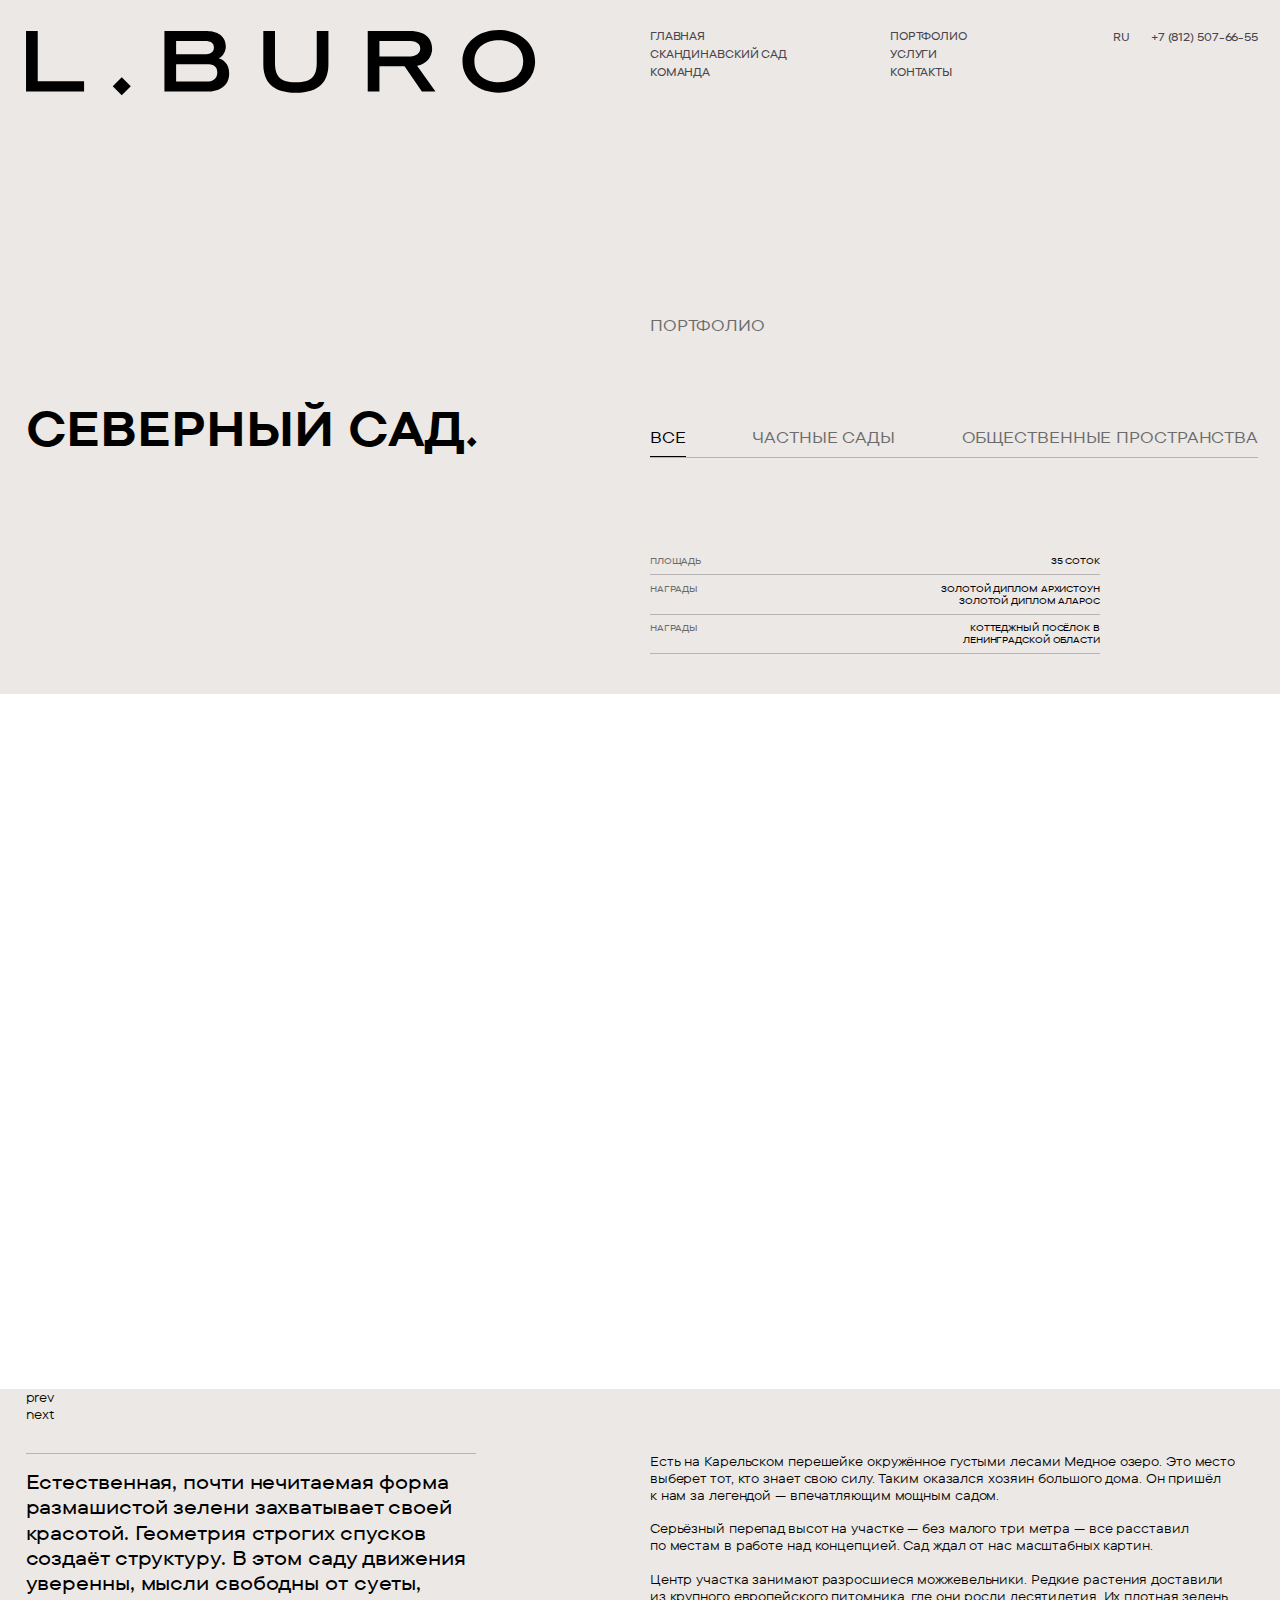
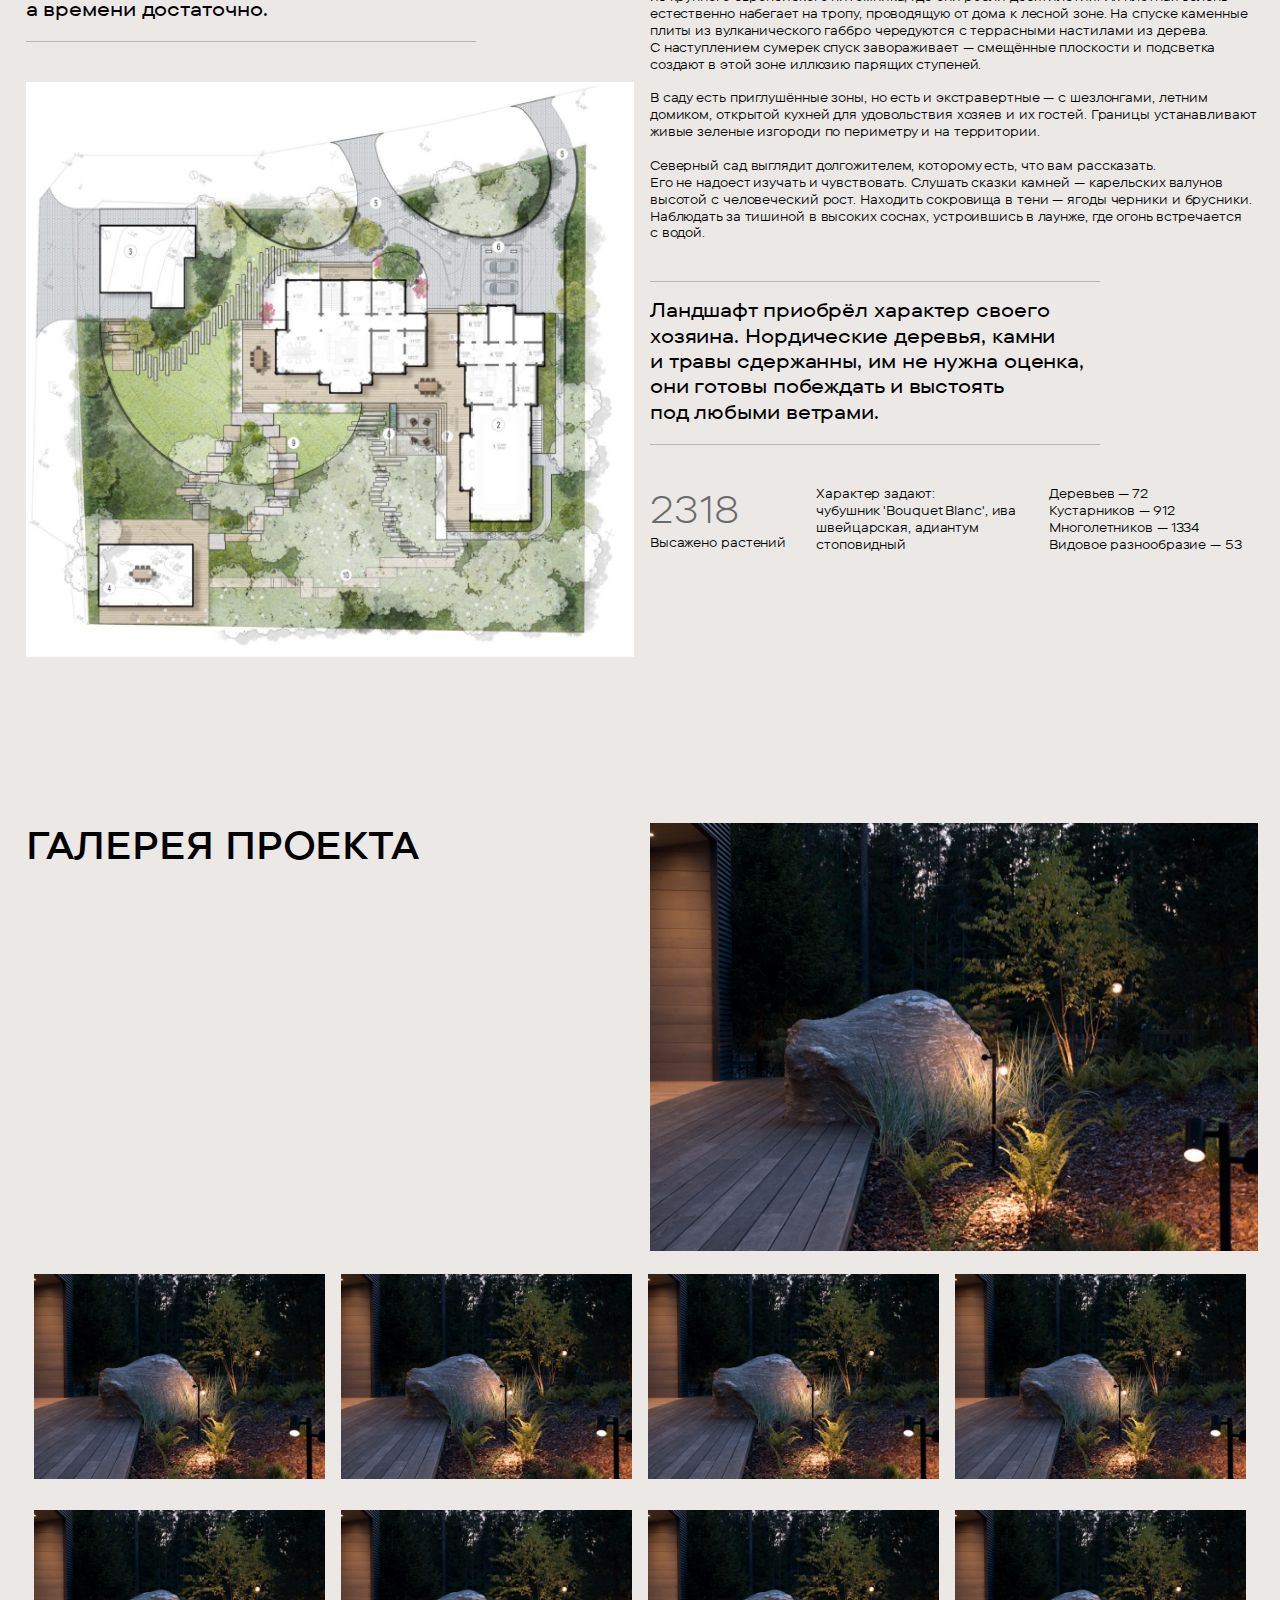
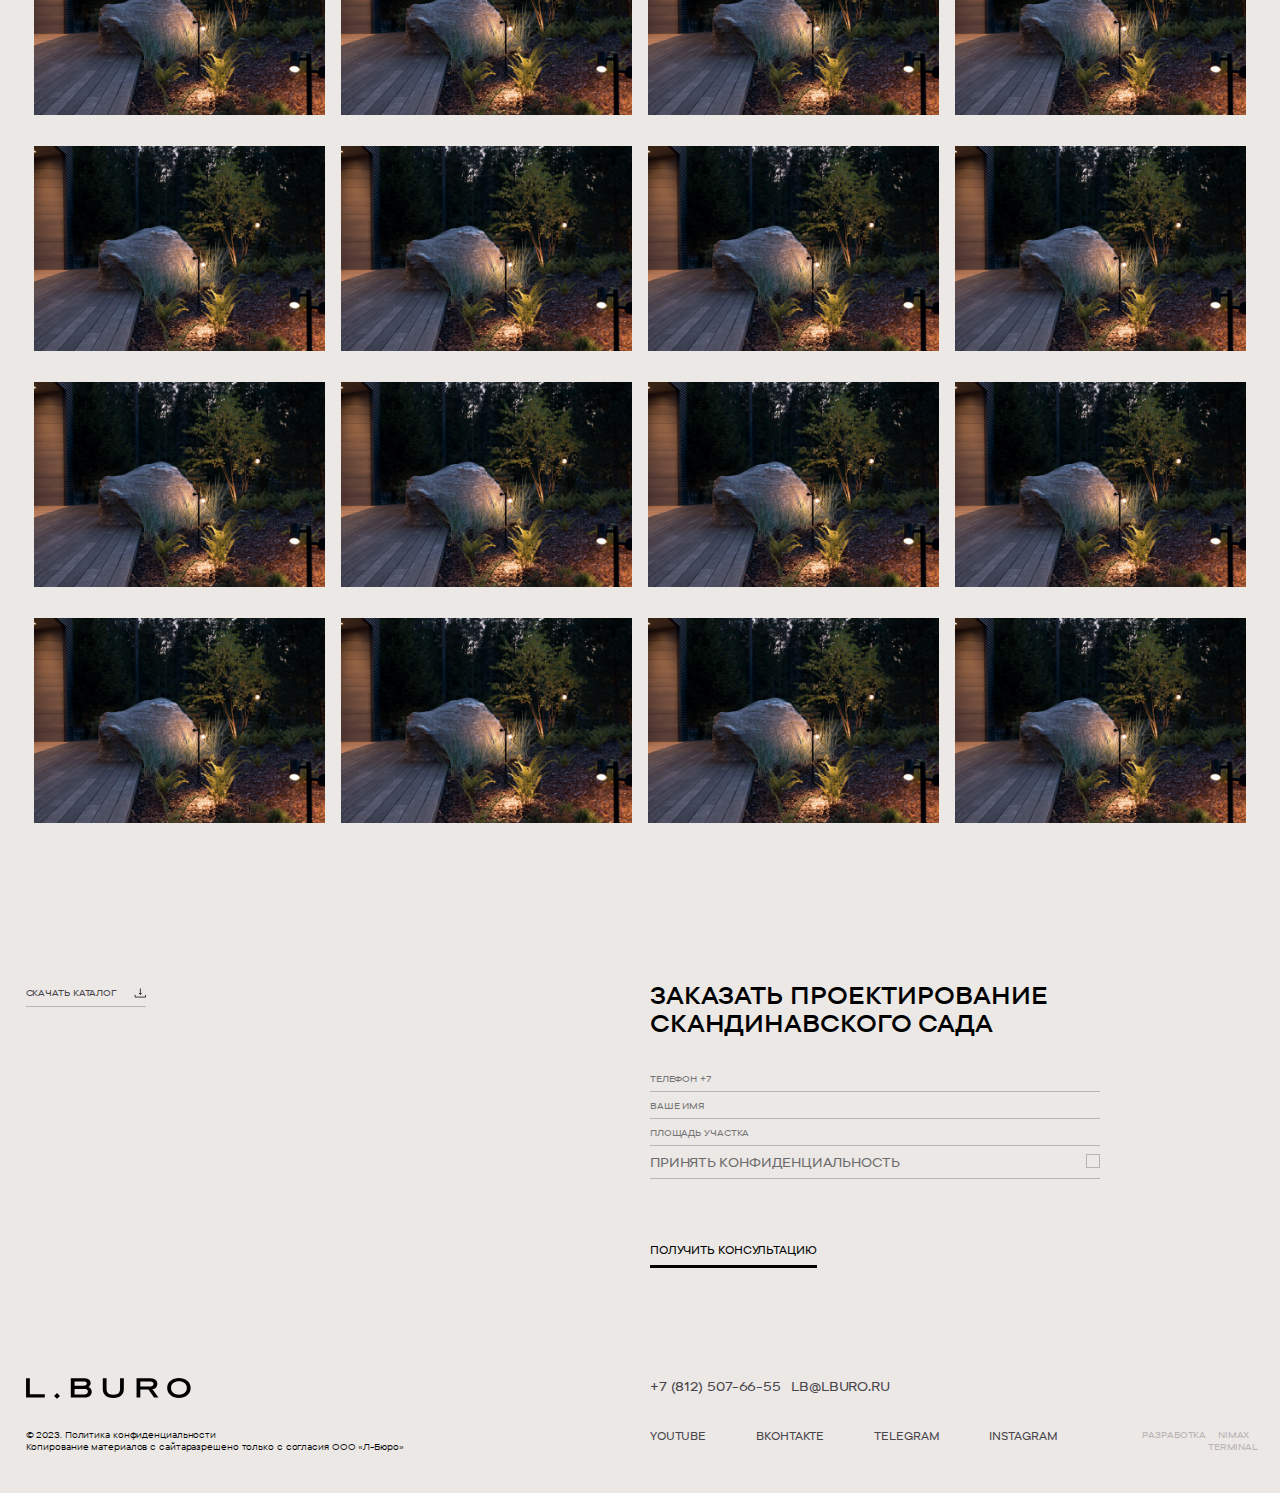
<file: north_garden.html>
<html lang="en"><head>
	<meta charset="UTF-8">
	<!-- <meta name="viewport" content="width=device-width; initial-scale=1.0; maximum-scale=1.0; minimum-scale=1.0; user-scalable=no; target-densityDpi=device-dpi"> -->
	<title>L_B-U-R-O</title>
	<link rel="stylesheet" type="text/css" href="css/vars.css">
	<link rel="stylesheet" type="text/css" href="css/style.css">
	<link rel="stylesheet" type="text/css" href="css/media.css">
	<link rel="stylesheet" type="text/css" href="css/portfolio.css">
	<link rel="stylesheet" type="text/css" href="css/ordering.css">
	<link rel="icon" type="image/png" href="favicon.png">
	<script async type="text/javascript" src="js/scr.js"></script>
</head>
<body>
	<header>
		<div class="wrap df jcsb ">
			<div class="l-col"><div class="logo"><img src="img/logo.svg" alt=""></div></div>
			<div class="r-col df jcsb">
				<nav class="df">
					<div class="menu_col df fdc aifs mr-100 w-140">
						<a class="menu_block mb-4 db fz-11 lh-120 menu_block_chosen" href="index.html">ГЛАВНАЯ</a>
						<a class="menu_block mb-4 db fz-11 lh-120" href="scandinavian_garden.html">СКАНДИНАВСКИЙ САД</a>
						<a class="menu_block mb-4 db fz-11 lh-120" href="team.html">КОМАНДА</a>
					</div>
					<div class="menu_col df fdc aifs">
						<a class="menu_block mb-4 db fz-11 lh-120" href="portfolio.html">ПОРТФОЛИО</a>
						<a class="menu_block mb-4 db fz-11 lh-120" href="services.html">УСЛУГИ</a>
						<a class="menu_block mb-4 db fz-11 lh-120" href="contacts.html">КОНТАКТЫ</a>
					</div>
				</nav>
				<div class="w-145 df jcsb ">
					<a href="#">ru</a>
					<a href="tel:+78125076655">+7&nbsp;(812)&nbsp;507-66-55</a>
				</div>
			</div>
		</div>
	</header>


	<section id="Promo" class="promo mt-190">
		<div class="df jcsb wrap">
            <div class="l-col">
            </div>
            <div class="r-col">
                <h4 class="c-dg fw-n">Портфолио</h4>
            </div>
        </div>
		<div class="df jcsb wrap">
			<div class="l-col">
                <h1 class="mt-65">СЕВЕРНЫЙ САД.</h1>
            </div>
			<div class="r-col df aife">
                <div class="portfolio_nav df jcsb">
                    <a href="#" class="portfolio_nav_block chosen"><h4>Все</h4></a>
                    <a href="#" class="portfolio_nav_block"><h4>ЧАСТНЫЕ сады</h4></a>
                    <a href="#" class="portfolio_nav_block"><h4>ОБЩЕСТВЕННЫЕ ПРОСТРАНСТВА</h4></a>
                </div>
            </div>
		</div>
		<div class="df jcsb wrap mb-40 mt-90">
            <div class="l-col">
            </div>
            <div class="r-col">
                <div class="df fdc mxw-450 tt-u">
                    <div class="df jcsb p-7_5-0 bb-1-lg fw-m">
                        <div class="fz-9 c-dg">Площадь</div>
                        <div class="tar fz-9">35 СОТОК</div>
                    </div>
                    <div class="df jcsb p-7_5-0 bb-1-lg fw-m">
                        <div class="fz-9 c-dg">Награды</div>
                        <div class="tar fz-9">ЗОЛОТОЙ ДИПЛОМ АРХИСТОУН<br>
                            ЗОЛОТОЙ ДИПЛОМ АЛАРОС</div>
                    </div>
                    <div class="df jcsb p-7_5-0 bb-1-lg fw-m">
                        <div class="fz-9 c-dg">Награды</div>
                        <div class="tar fz-9">КОТТЕДЖНЫЙ ПОСЁЛОК В<br>
                            ЛЕНИНГРАДСКОЙ ОБЛАСТИ</div>
                    </div>
                </div>
            </div>
		</div>
    </section>

	<section>
		<div class="main_slider">
			<div class="main_slide chosen"></div>
			<div class="main_slide"></div>
			<div class="main_slide"></div>
			<div class="main_slide"></div>
			<div class="main_slide"></div>
		</div>
		<div class="wrap">
			<div class="main_slider_nav">
				<div id="MainSliderPrev" class="main_slider_prev">prev</div>
				<div id="MainSliderNext" class="main_slider_next">next</div>
			</div>
		</div>
	</section>


	<section class="mt-30">
		<div class="df jcsb wrap">
            <div class="l-col">
                <div class="mxw-450 bt-1-lg bb-1-lg pt-15 pb-20 fz-19_5 fw-m mb-40">
                    Естественная, почти нечитаемая форма размашистой зелени захватывает своей красотой. Геометрия строгих спусков создаёт структуру. В этом саду движения уверенны, мысли свободны от суеты, а времени достаточно.
                </div>
                <img src="img/north_garden_layout.png" alt="">
            </div>
            <div class="r-col">
                <p class="mb-40">
                    Есть на Карельском перешейке окружённое густыми лесами Медное озеро. Это место выберет тот, кто знает свою силу. Таким оказался хозяин большого дома. Он пришёл к нам за легендой — впечатляющим мощным садом.
                        <br><br>
                    Серьёзный перепад высот на участке — без малого три метра — все расставил по местам в работе над концепцией. Сад ждал от нас масштабных картин.
                        <br><br>
                    Центр участка занимают разросшиеся можжевельники. Редкие растения доставили из крупного европейского питомника, где они росли десятилетия. Их плотная зелень естественно набегает на тропу, проводящую от дома к лесной зоне. На спуске каменные плиты из вулканического габбро чередуются с террасными настилами из дерева. С наступлением сумерек спуск завораживает — смещённые плоскости и подсветка создают в этой зоне иллюзию парящих ступеней.
                        <br><br>
                    В саду есть приглушённые зоны, но есть и экстравертные — с шезлонгами, летним домиком, открытой кухней для удовольствия хозяев и их гостей. Границы устанавливают живые зеленые изгороди по периметру и на территории.
                        <br><br>
                    Северный сад выглядит долгожителем, которому есть, что вам рассказать. Его не надоест изучать и чувствовать. Слушать сказки камней — карельских валунов высотой с человеческий рост. Находить сокровища в тени — ягоды черники и брусники. Наблюдать за тишиной в высоких соснах, устроившись в лаунже, где огонь встречается с водой.
                </p>
                <div class="mxw-450 bt-1-lg bb-1-lg pt-15 pb-20 fz-19_5 fw-m mt-40 mb-40">
                    Ландшафт приобрёл характер своего хозяина. Нордические деревья, камни и травы сдержанны, им не нужна оценка, они готовы побеждать и выстоять под любыми ветрами.
                </div>
                <div class="df">
                    <div class="mxw-33p mr-30">
                        <div class="fz-38 c-dg fw-l">2318</div>
                        <div>Высажено растений</div>
                    </div>
                    <div class="mxw-33p mr-30">
                        <div>Характер задают: </div>
                        <div>чубушник 'Bouquet Blanc', ива швейцарская, адиантум стоповидный</div>
                    </div>
                    <div class="mxw-33p">
                        Деревьев — 72<br>
                        Кустарников — 912<br>
                        Многолетников — 1334<br>
                        Видовое разнообразие — 53
                    </div>
                </div>
            </div>
		</div>
	</section>

    <section class="mt-150">
        <div class="wrap df jcsb">
            <div class="l-col">
                <h2>Галерея проекта</h2>
            </div>
            <div class="r-col">
                <img src="img/project_gallery.jpg" alt="">
            </div>
        </div>
        <div class="wrap df fww">
            <div class="w-25p bs-bb p-8 mt-15">
                <img class="" src="img/project_gallery.jpg" alt="">
            </div>
            <div class="w-25p bs-bb p-8 mt-15">
                <img class="" src="img/project_gallery.jpg" alt="">
            </div>
            <div class="w-25p bs-bb p-8 mt-15">
                <img class="" src="img/project_gallery.jpg" alt="">
            </div>
            <div class="w-25p bs-bb p-8 mt-15">
                <img class="" src="img/project_gallery.jpg" alt="">
            </div>
            <div class="w-25p bs-bb p-8 mt-15">
                <img class="" src="img/project_gallery.jpg" alt="">
            </div>
            <div class="w-25p bs-bb p-8 mt-15">
                <img class="" src="img/project_gallery.jpg" alt="">
            </div>
            <div class="w-25p bs-bb p-8 mt-15">
                <img class="" src="img/project_gallery.jpg" alt="">
            </div>
            <div class="w-25p bs-bb p-8 mt-15">
                <img class="" src="img/project_gallery.jpg" alt="">
            </div>
            <div class="w-25p bs-bb p-8 mt-15">
                <img class="" src="img/project_gallery.jpg" alt="">
            </div>
            <div class="w-25p bs-bb p-8 mt-15">
                <img class="" src="img/project_gallery.jpg" alt="">
            </div>
            <div class="w-25p bs-bb p-8 mt-15">
                <img class="" src="img/project_gallery.jpg" alt="">
            </div>
            <div class="w-25p bs-bb p-8 mt-15">
                <img class="" src="img/project_gallery.jpg" alt="">
            </div>
            <div class="w-25p bs-bb p-8 mt-15">
                <img class="" src="img/project_gallery.jpg" alt="">
            </div>
            <div class="w-25p bs-bb p-8 mt-15">
                <img class="" src="img/project_gallery.jpg" alt="">
            </div>
            <div class="w-25p bs-bb p-8 mt-15">
                <img class="" src="img/project_gallery.jpg" alt="">
            </div>
            <div class="w-25p bs-bb p-8 mt-15">
                <img class="" src="img/project_gallery.jpg" alt="">
            </div>
            <div class="w-25p bs-bb p-8 mt-15">
                <img class="" src="img/project_gallery.jpg" alt="">
            </div>
            <div class="w-25p bs-bb p-8 mt-15">
                <img class="" src="img/project_gallery.jpg" alt="">
            </div>
            <div class="w-25p bs-bb p-8 mt-15">
                <img class="" src="img/project_gallery.jpg" alt="">
            </div>
            <div class="w-25p bs-bb p-8 mt-15">
                <img class="" src="img/project_gallery.jpg" alt="">
            </div>
        </div>
    </section>


    <section class="ordering mt-150">
        <div class="wrap df jcsb">
			<div class="l-col df aifs">
				<a class="db pr w-120 bb-1-lg p-7_5-0 fw-m fz-9 lh-120 download_catalog" href="catalog.pdf" class="download-catalog" target="_blank" download="">Скачать каталог</a>
			</div>

			<div class="r-col df fdc ais">
                <h3>ЗАКАЗАТЬ ПРОЕКТИРОВАНИЕ<br/>СКАНДИНАВСКОГО САДА</h3>
                <form class="ordering_form df fdc ais" action="/mail/project.php">
                    <input type="tel" name="phone" placeholder="телефон +7" class="required">
                    <input type="text" name="name" placeholder="ваше&nbsp;имя" class="required">
                    <input type="text" name="square" placeholder="площадь участка" class="required">
                    <div class="ordering_check">
                        <div class="check-name">Принять конфиденциальность</div>
                        <input id="check-project" type="checkbox" name="check" hidden="" class="required">
                        <label for="check-project"></label>
                    </div>
                    <div class="op-0">Пожалуйста, заполните все обязательные поля</div>
                    <input class="asfs" type="submit" value="Получить консультацию">
        
                </form>
			</div>
        </div>
    </section>

<footer>
    <div class="wrap df jcsb">
        <div class="l-col fdc">
            <img class="footer_logo" src="img/logo.svg" alt="">
        </div>
        <div class="r-col">
            <div class="footer_contacts">
                <a href="tel:+78125076655">+7&nbsp;(812)&nbsp;507-66-55</a><br/>
                <a href="mailto:lb@lburo.ru">lb@lburo.ru</a>
            </div>
        </div>
    </div>
    <div class="wrap df jcsb">
        <div class="l-col">
            <div class="copyright">© 2023. Политика конфиденциальности<br/>
                Копирование материалов с сайтаразрешено только с согласия ООО «Л-Бюро»</div>
        </div>
        <div class="r-col df jcsb">
            <div class="footer_soc_list df">
                <div class="footer_soc"><a href="https://www.youtube.com/channel/UC5FNJGqJeMxqnwFnIz5Bm9A" target="_blank">YouTube</a></div>
                <div class="footer_soc"><a href="https://vk.com/lburo" target="_blank">ВKонтакте</a></div>
                <div class="footer_soc"><a href="https://t.me/lburo" target="_blank">TELEGRAM</a></div>
                <div class="footer_soc"><a href="https://www.instagram.com/lburo/" target="_blank">instagram</a></div>
            </div>
            <div class="footer_designer">
                Разработка&nbsp;&nbsp;&nbsp;
                <a href="https://www.nimax.ru/" target="_blank">NIMAX</a>&nbsp;&nbsp;&nbsp;
                <a href="https://www.terminaldesign.ru/" target="_blank">Terminal</a>
            </div>
        </div>
    </div>
</footer>

</body>
</html>
</file>
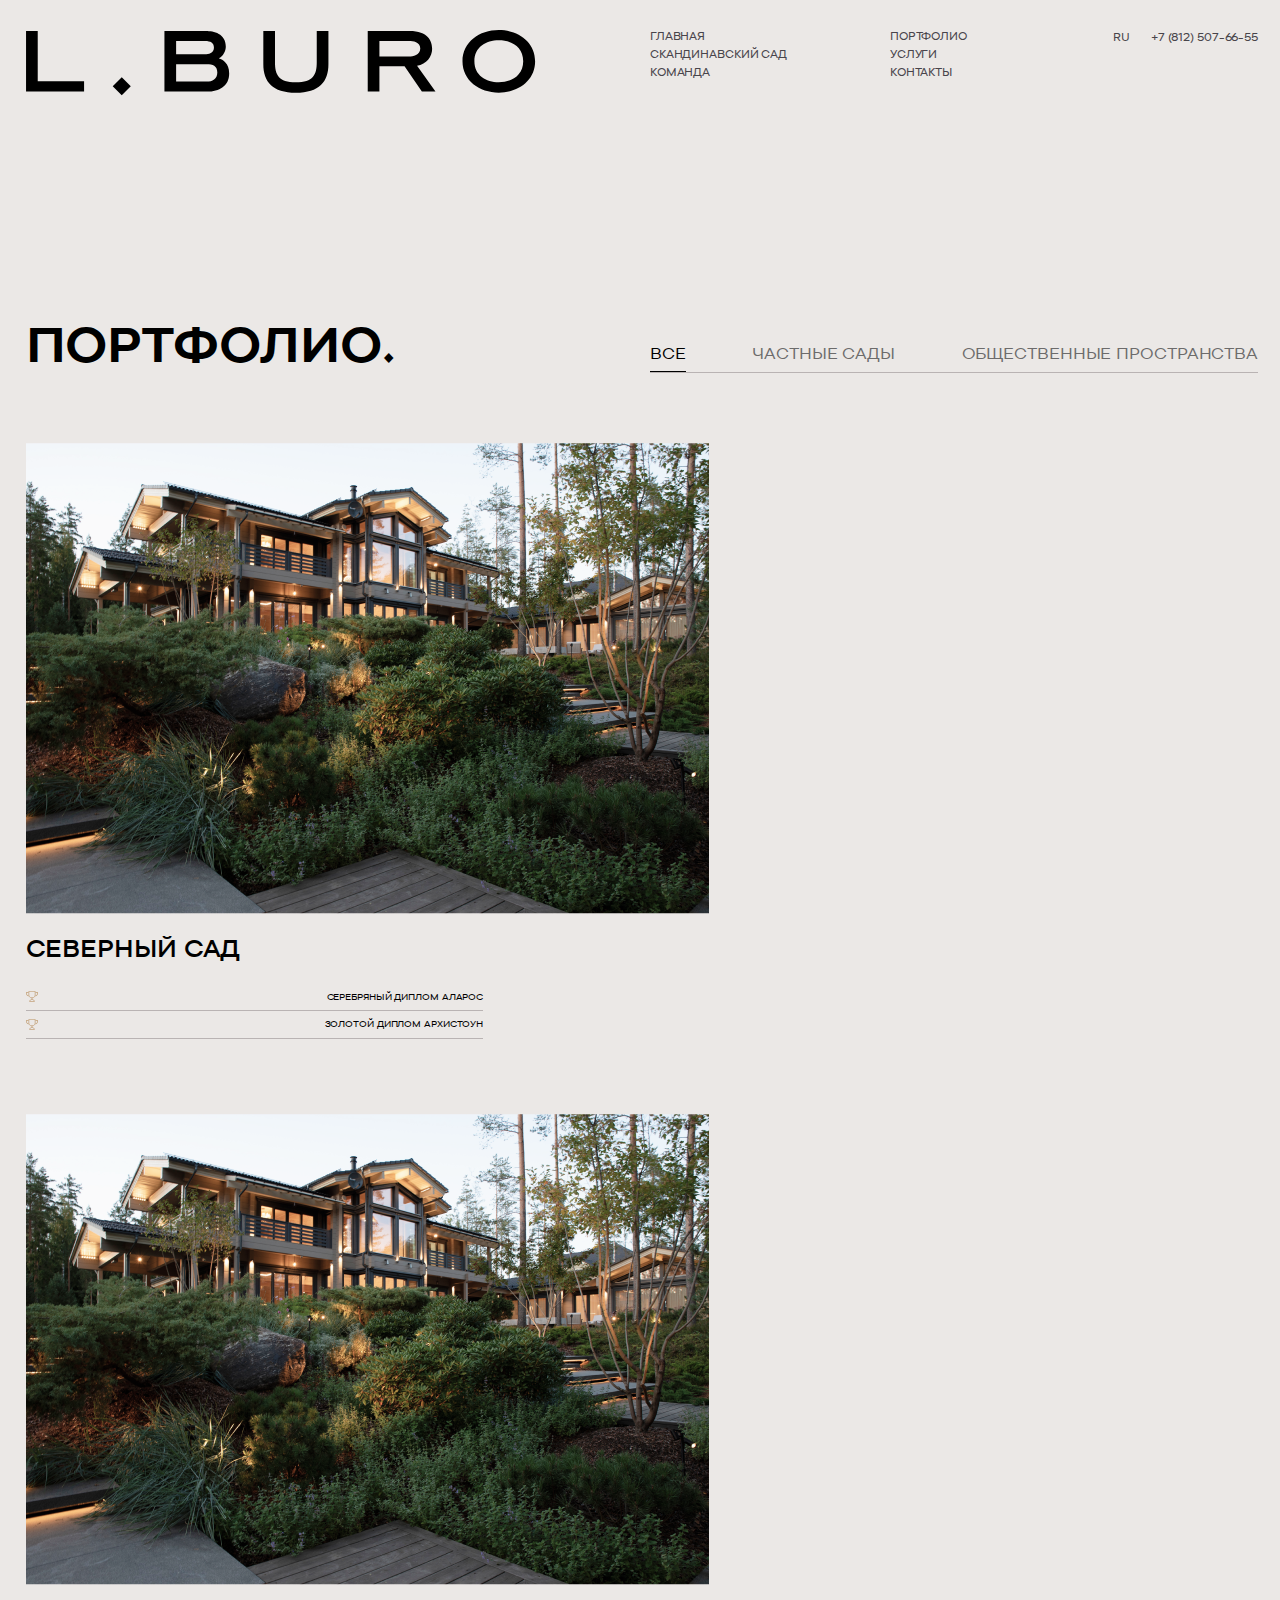
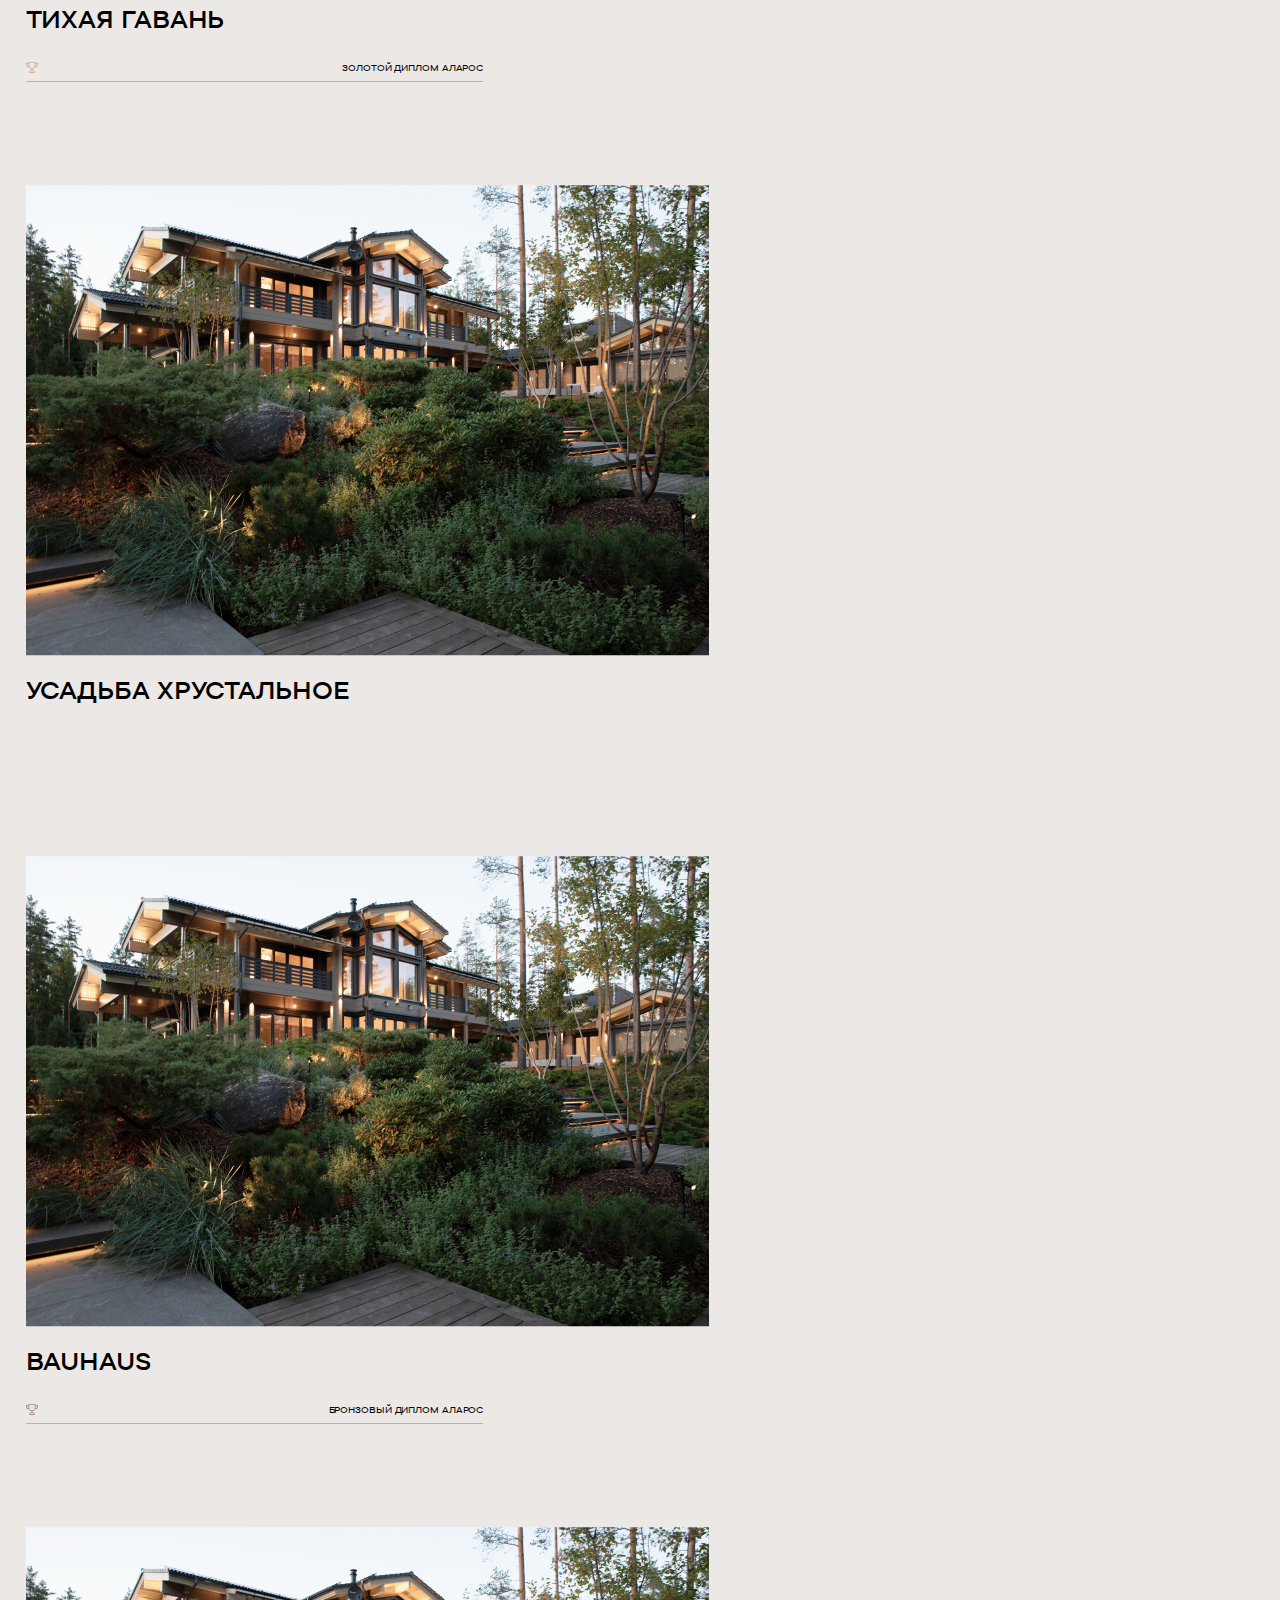
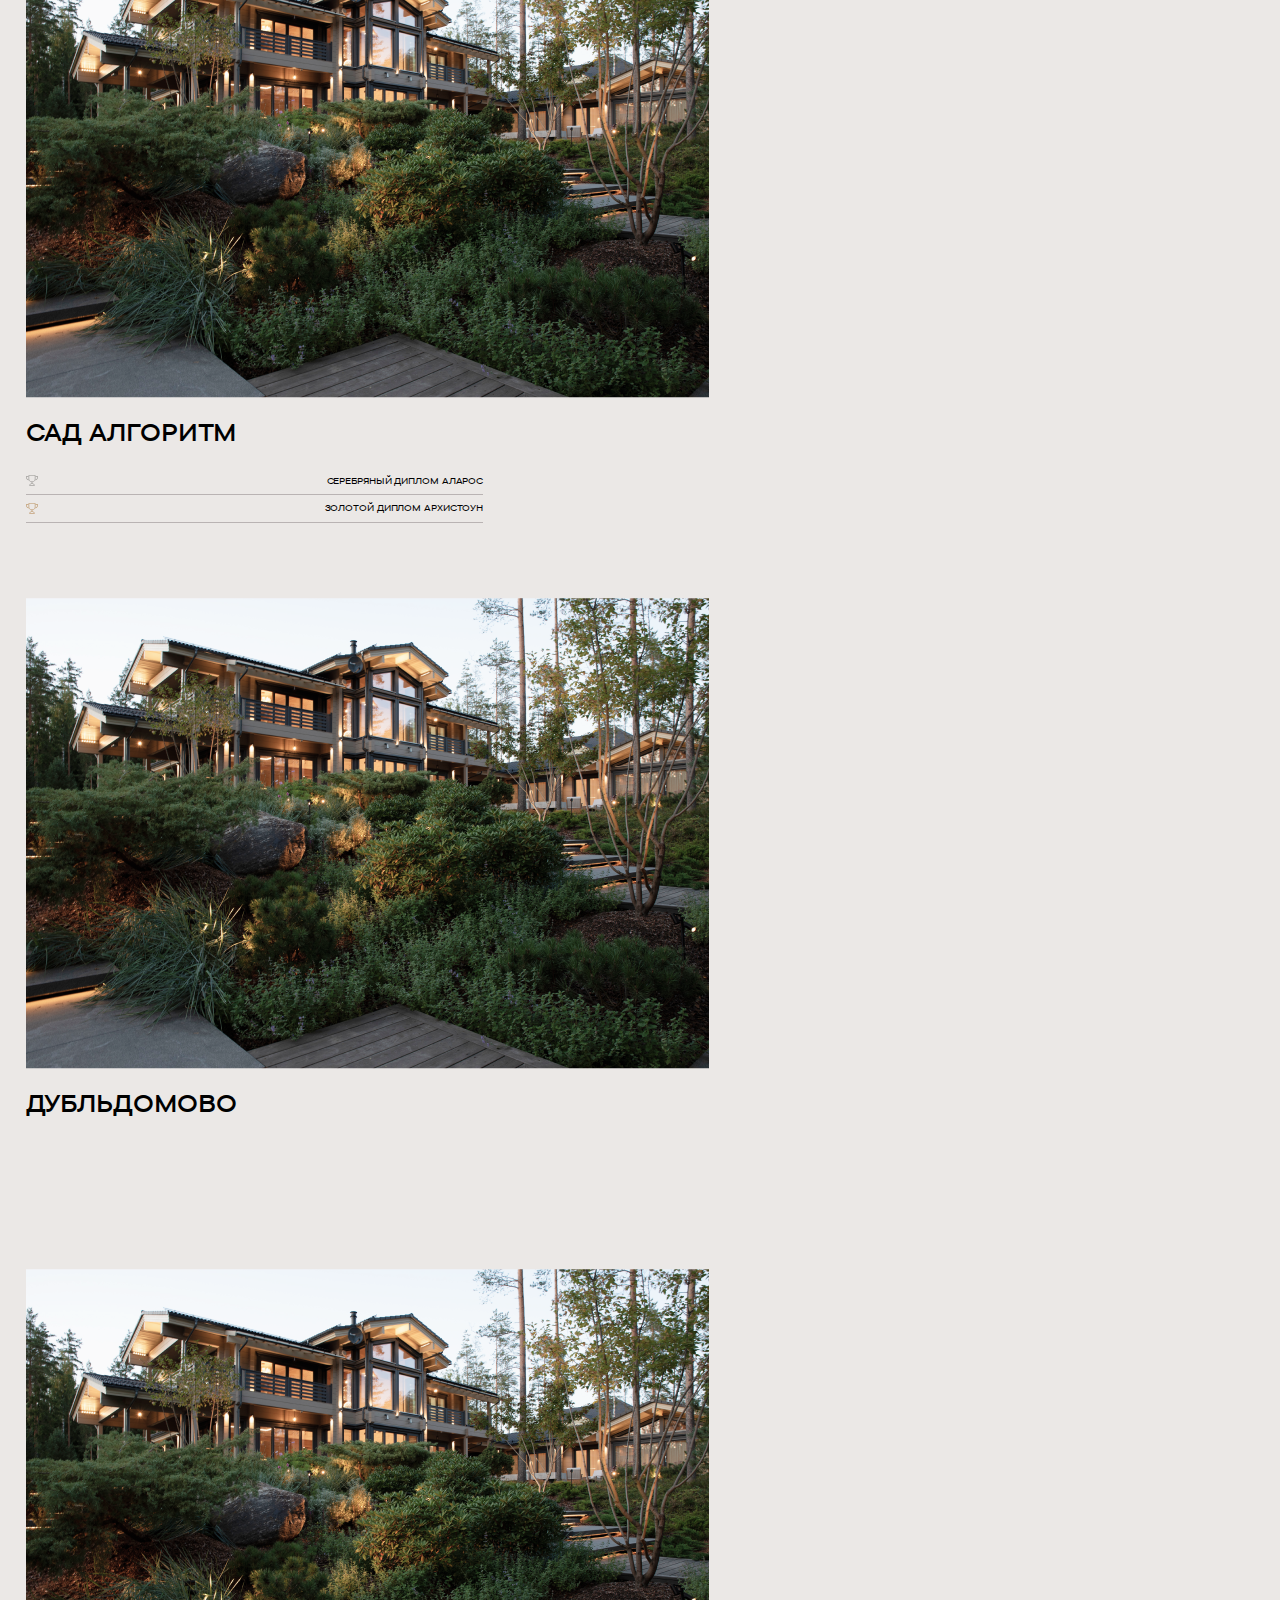
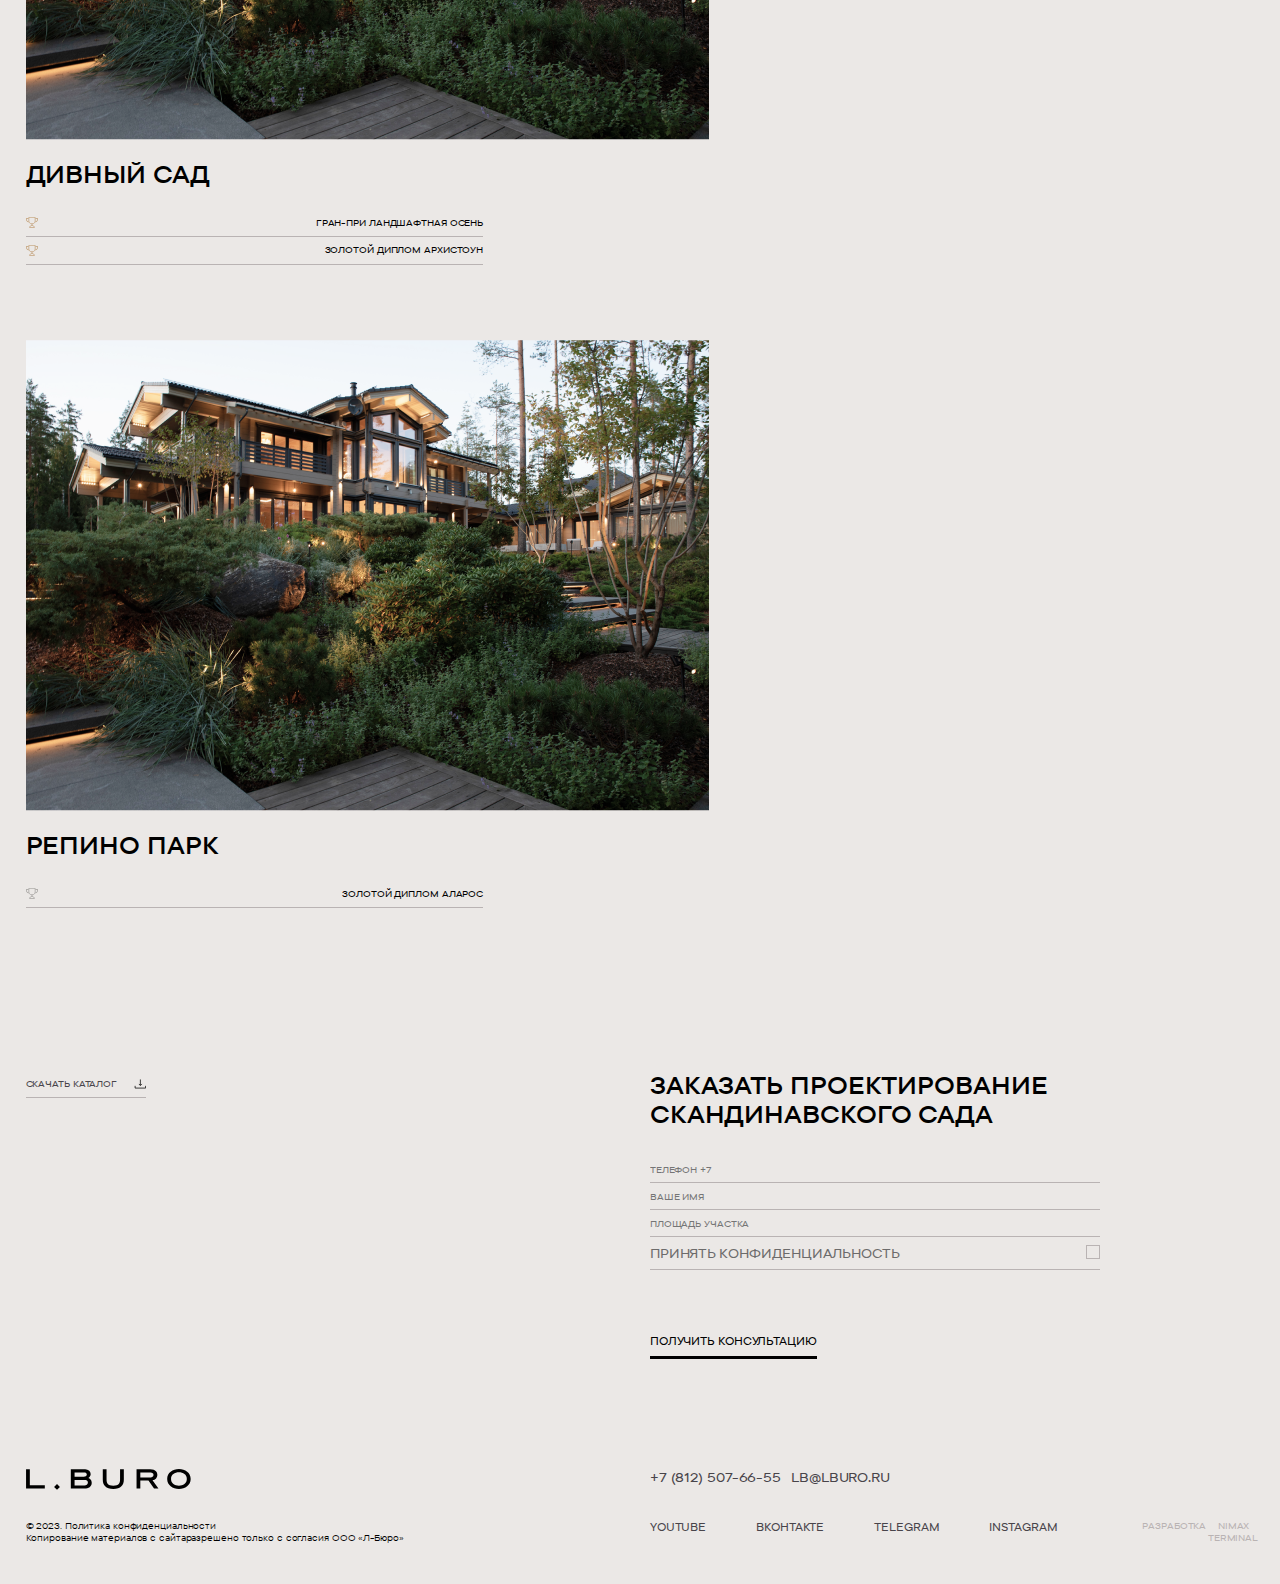
<file: portfolio.html>
<html lang="en"><head>
	<meta charset="UTF-8">
	<!-- <meta name="viewport" content="width=device-width; initial-scale=1.0; maximum-scale=1.0; minimum-scale=1.0; user-scalable=no; target-densityDpi=device-dpi"> -->
	<title>L_B-U-R-O</title>
	<link rel="stylesheet" type="text/css" href="css/vars.css">
	<link rel="stylesheet" type="text/css" href="css/style.css">
	<link rel="stylesheet" type="text/css" href="css/media.css">
	<link rel="stylesheet" type="text/css" href="css/portfolio.css">
	<link rel="stylesheet" type="text/css" href="css/ordering.css">
	<link rel="icon" type="image/png" href="favicon.png">
</head>
<body>
	<header>
		<div class="wrap df jcsb ">
			<div class="l-col"><div class="logo"><img src="img/logo.svg" alt=""></div></div>
			<div class="r-col df jcsb">
				<nav class="df">
					<div class="menu_col df fdc aifs mr-100 w-140">
						<a class="menu_block mb-4 db fz-11 lh-120 menu_block_chosen" href="index.html">ГЛАВНАЯ</a>
						<a class="menu_block mb-4 db fz-11 lh-120" href="scandinavian_garden.html">СКАНДИНАВСКИЙ САД</a>
						<a class="menu_block mb-4 db fz-11 lh-120" href="team.html">КОМАНДА</a>
					</div>
					<div class="menu_col df fdc aifs">
						<a class="menu_block mb-4 db fz-11 lh-120" href="portfolio.html">ПОРТФОЛИО</a>
						<a class="menu_block mb-4 db fz-11 lh-120" href="services.html">УСЛУГИ</a>
						<a class="menu_block mb-4 db fz-11 lh-120" href="contacts.html">КОНТАКТЫ</a>
					</div>
				</nav>
				<div class="w-145 df jcsb ">
					<a href="#">ru</a>
					<a href="tel:+78125076655">+7&nbsp;(812)&nbsp;507-66-55</a>
				</div>
			</div>
		</div>
	</header>


	<section id="Promo" class="promo mt-190 mb-70">
		<div class="df jcsb wrap">
			<div class="l-col"><h1>Портфолио.</h1></div>
			<div class="r-col df aife">
                <div class="portfolio_nav df jcsb">
                    <a href="#" class="portfolio_nav_block chosen"><h4>Все</h4></a>
                    <a href="#" class="portfolio_nav_block"><h4>ЧАСТНЫЕ сады</h4></a>
                    <a href="#" class="portfolio_nav_block"><h4>ОБЩЕСТВЕННЫЕ ПРОСТРАНСТВА</h4></a>
                </div>
            </div>
		</div>
    </section>
    
    <section class="portfolio">
        <div class="wrap">
            <div class="portfolio_list df jcsb fww">
                <div class="portfolio_block">
                    <img src="img/portfolio1.png" alt="">
                    <div class="portfolio_block_info h-180">
                        <h3 class="portfolio_block_name">СЕВЕРНЫЙ САД</h3>
                        <div class="portfolio_block_awards">
                            <div class="portfolio_awards">
                                <div class="portfolio_awards_block p-7_5-0 tar tt-u fz-9 fw-m bb-1-lg gold">Серебряный диплом Аларос</div>
                                <div class="portfolio_awards_block p-7_5-0 tar tt-u fz-9 fw-m bb-1-lg gold">Золотой диплом Архистоун</div>
                            </div>
                        </div>
                    </div>
                </div>
                <div class="portfolio_block">
                    <img src="img/portfolio1.png" alt="">
                    <div class="portfolio_block_info h-180">
                    <h3 class="portfolio_block_name">ТИХАЯ ГАВАНЬ</h3>
                        <div class="portfolio_block_awards">
                            <div class="portfolio_awards">
                                <div class="portfolio_awards_block p-7_5-0 tar tt-u fz-9 fw-m bb-1-lg gold">Золотой диплом Аларос</div>
                            </div>
                        </div>
                    </div>
                </div>
                <div class="portfolio_block">
                    <img src="img/portfolio1.png" alt="">
                    <div class="portfolio_block_info h-180">
                    <h3 class="portfolio_block_name">УСАДЬБА ХРУСТАЛЬНОЕ</h3>
                </div>
                </div>
                <div class="portfolio_block">
                    <img src="img/portfolio1.png" alt="">
                    <div class="portfolio_block_info h-180">
                    <h3 class="portfolio_block_name">BAUHAUS</h3>
                    <div class="portfolio_block_awards">
                        <div class="portfolio_awards">
                            <div class="portfolio_awards_block p-7_5-0 tar tt-u fz-9 fw-m bb-1-lg bronze">Бронзовый диплом Аларос</div>
                        </div>
                    </div>
                </div>
                </div>
                <div class="portfolio_block">
                    <img src="img/portfolio1.png" alt="">
                    <div class="portfolio_block_info h-180">
                    <h3 class="portfolio_block_name">САД АЛГОРИТМ</h3>
                    <div class="portfolio_block_awards">
                        <div class="portfolio_awards">
                            <div class="portfolio_awards_block p-7_5-0 tar tt-u fz-9 fw-m bb-1-lg silver">Серебряный диплом Аларос</div>
                            <div class="portfolio_awards_block p-7_5-0 tar tt-u fz-9 fw-m bb-1-lg gold">Золотой диплом Архистоун</div>
                        </div>
                    </div>
                </div>
                </div>
                <div class="portfolio_block">
                    <img src="img/portfolio1.png" alt="">
                    <div class="portfolio_block_info h-180">
                    <h3 class="portfolio_block_name">ДУБЛЬДОМОВО</h3>
                    </div>
                </div>
                <div class="portfolio_block">
                    <img src="img/portfolio1.png" alt="">
                    <div class="portfolio_block_info h-180">
                    <h3 class="portfolio_block_name">ДИВНЫЙ САД</h3>
                    <div class="portfolio_block_awards">
                        <div class="portfolio_awards">
                            <div class="portfolio_awards_block p-7_5-0 tar tt-u fz-9 fw-m bb-1-lg gold">Гран-при Ландшафтная осень</div>
                            <div class="portfolio_awards_block p-7_5-0 tar tt-u fz-9 fw-m bb-1-lg gold">Золотой диплом Архистоун</div>
                        </div>
                    </div>
                </div>
                </div>
                <div class="portfolio_block">
                    <img src="img/portfolio1.png" alt="">
                    <div class="portfolio_block_info h-180">
                    <h3 class="portfolio_block_name">РЕПИНО ПАРК</h3>
                    <div class="portfolio_block_awards">
                        <div class="portfolio_awards">
                            <div class="portfolio_awards_block p-7_5-0 tar tt-u fz-9 fw-m bb-1-lg silver">Золотой диплом Аларос</div>
                        </div>
                    </div>
                </div>
                </div>
            </div>
        </div>
    </section>
    


    <section class="ordering mt-60">
        <div class="wrap df jcsb">
			<div class="l-col df aifs">
				<a class="db pr w-120 bb-1-lg p-7_5-0 fw-m fz-9 lh-120 download_catalog" href="catalog.pdf" class="download-catalog" target="_blank" download="">Скачать каталог</a>
			</div>
			<div class="r-col df fdc ais">
                <h3>ЗАКАЗАТЬ ПРОЕКТИРОВАНИЕ<br/>СКАНДИНАВСКОГО САДА</h3>
                <form class="ordering_form df fdc ais" action="/mail/project.php">
                    <input type="tel" name="phone" placeholder="телефон +7" class="required">
                    <input type="text" name="name" placeholder="ваше&nbsp;имя" class="required">
                    <input type="text" name="square" placeholder="площадь участка" class="required">
                    <div class="ordering_check">
                        <div class="check-name">Принять конфиденциальность</div>
                        <input id="check-project" type="checkbox" name="check" hidden="" class="required">
                        <label for="check-project"></label>
                    </div>
                    <div class="op-0">Пожалуйста, заполните все обязательные поля</div>
                    <input class="asfs" type="submit" value="Получить консультацию">
        
                </form>
			</div>
        </div>
    </section>





	<footer>
		<div class="wrap df jcsb">
			<div class="l-col fdc">
				<img class="footer_logo" src="img/logo.svg" alt="">
			</div>
			<div class="r-col">
				<div class="footer_contacts">
					<a href="tel:+78125076655">+7&nbsp;(812)&nbsp;507-66-55</a><br/>
					<a href="mailto:lb@lburo.ru">lb@lburo.ru</a>
				</div>
			</div>
		</div>
		<div class="wrap df jcsb">
			<div class="l-col">
				<div class="copyright">© 2023. Политика конфиденциальности<br/>
					Копирование материалов с сайтаразрешено только с согласия ООО «Л-Бюро»</div>
			</div>
			<div class="r-col df jcsb">
				<div class="footer_soc_list df">
					<div class="footer_soc"><a href="https://www.youtube.com/channel/UC5FNJGqJeMxqnwFnIz5Bm9A" target="_blank">YouTube</a></div>
					<div class="footer_soc"><a href="https://vk.com/lburo" target="_blank">ВKонтакте</a></div>
					<div class="footer_soc"><a href="https://t.me/lburo" target="_blank">TELEGRAM</a></div>
					<div class="footer_soc"><a href="https://www.instagram.com/lburo/" target="_blank">instagram</a></div>
				</div>
				<div class="footer_designer">
					Разработка&nbsp;&nbsp;&nbsp;
					<a href="https://www.nimax.ru/" target="_blank">NIMAX</a>&nbsp;&nbsp;&nbsp;
					<a href="https://www.terminaldesign.ru/" target="_blank">Terminal</a>
				</div>
			</div>
		</div>
	</footer>

</body>
</html>
</file>
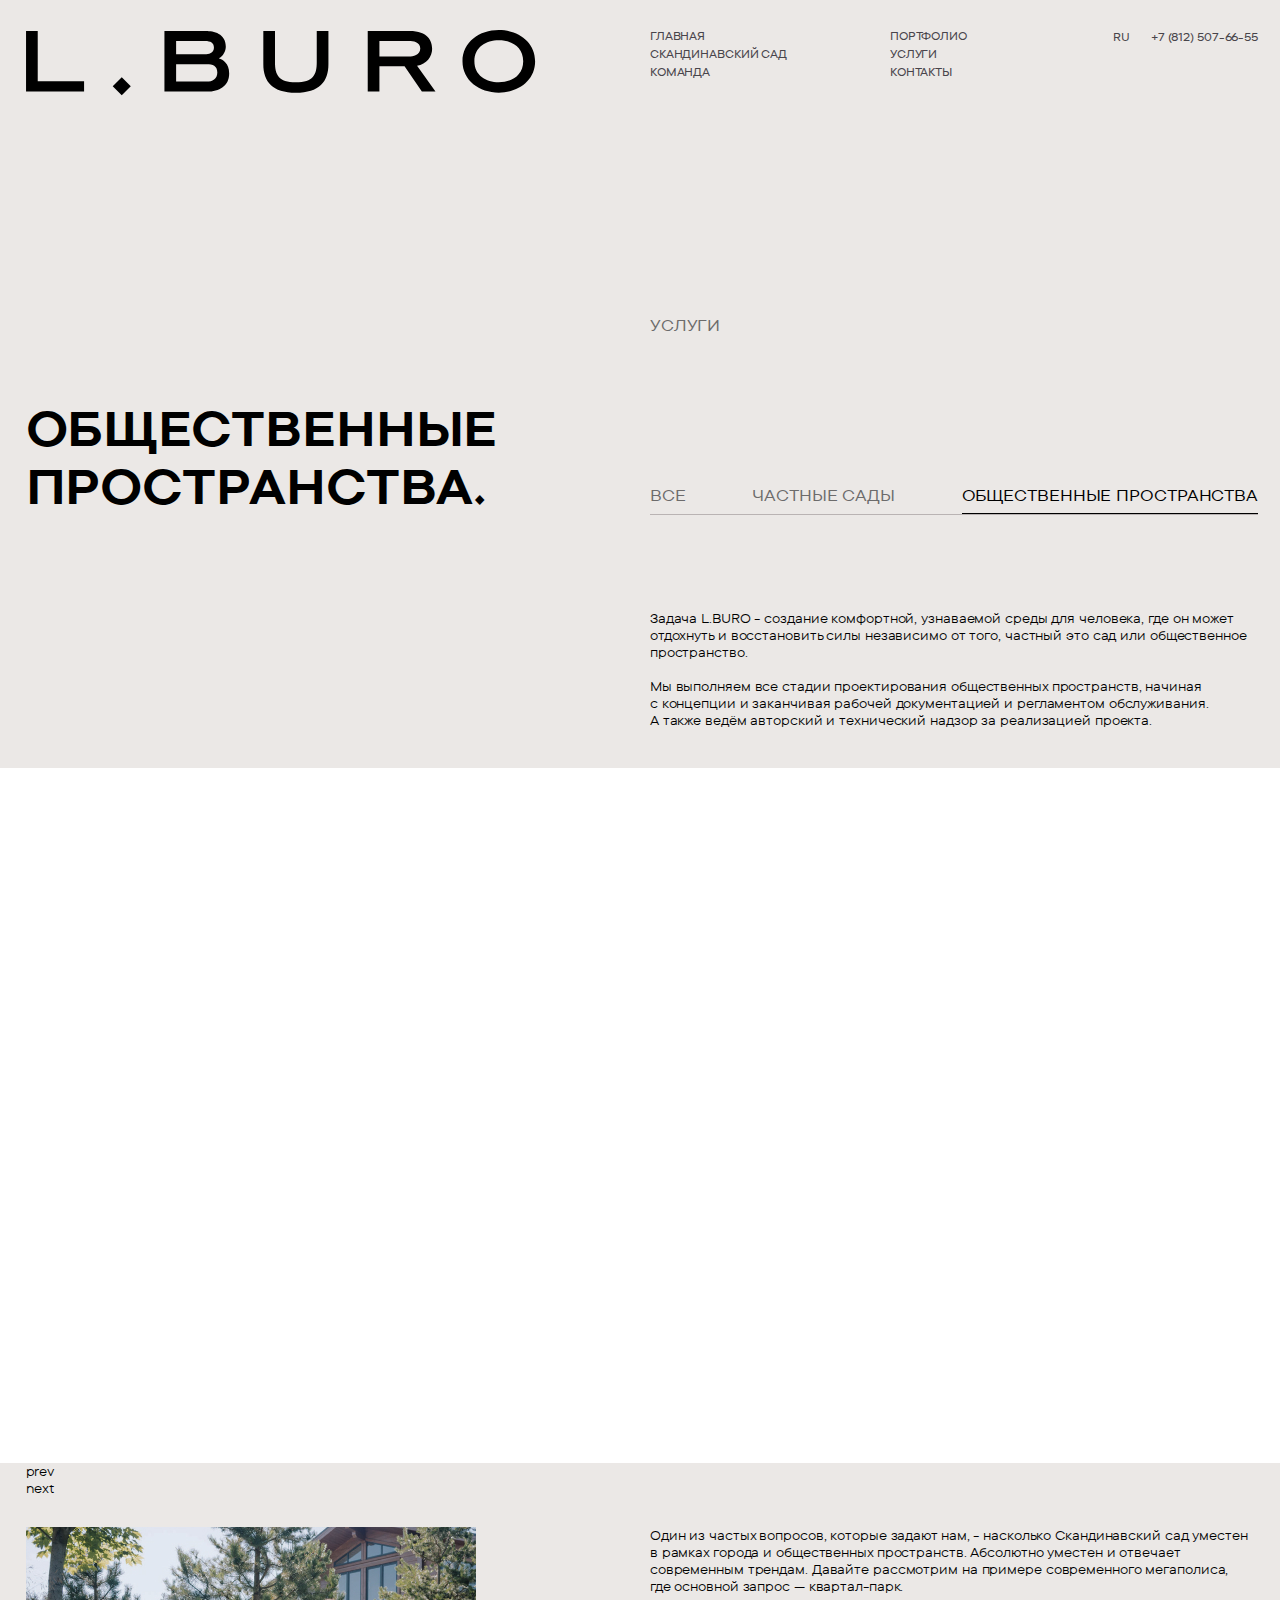
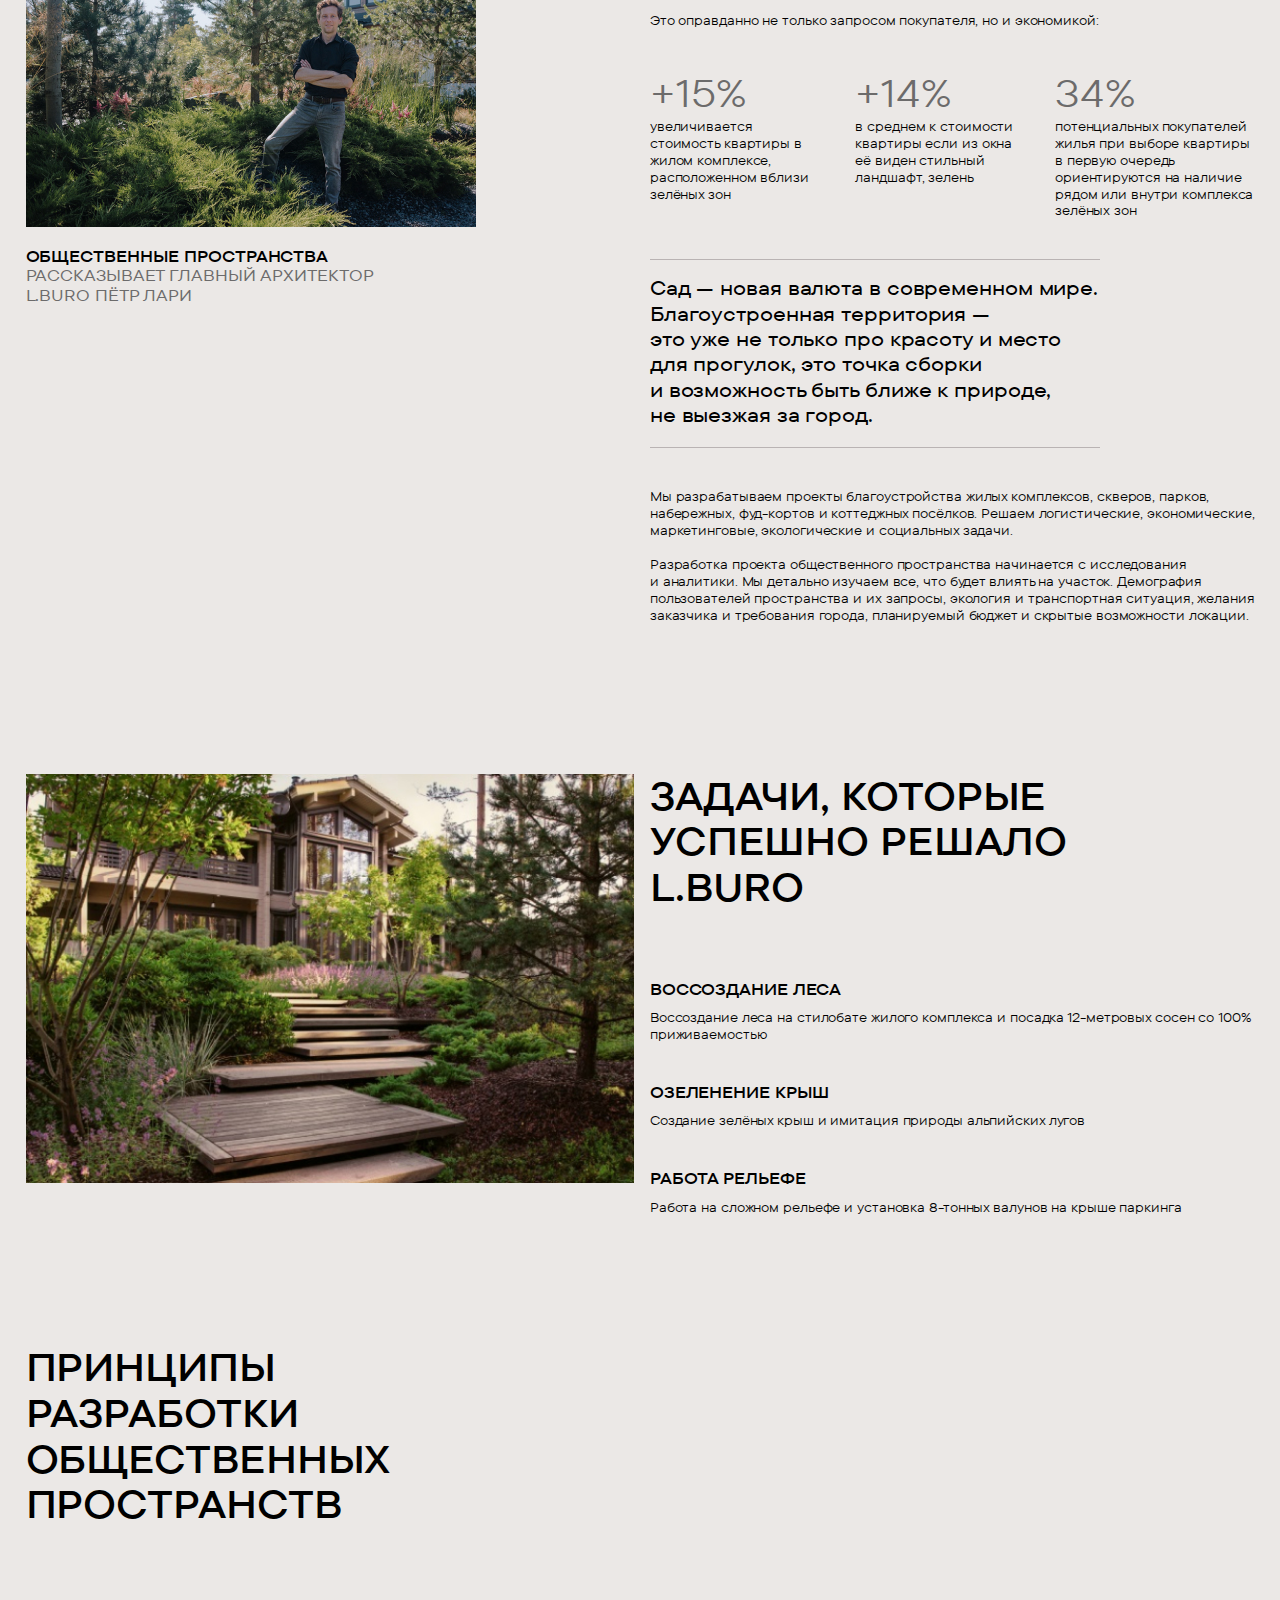
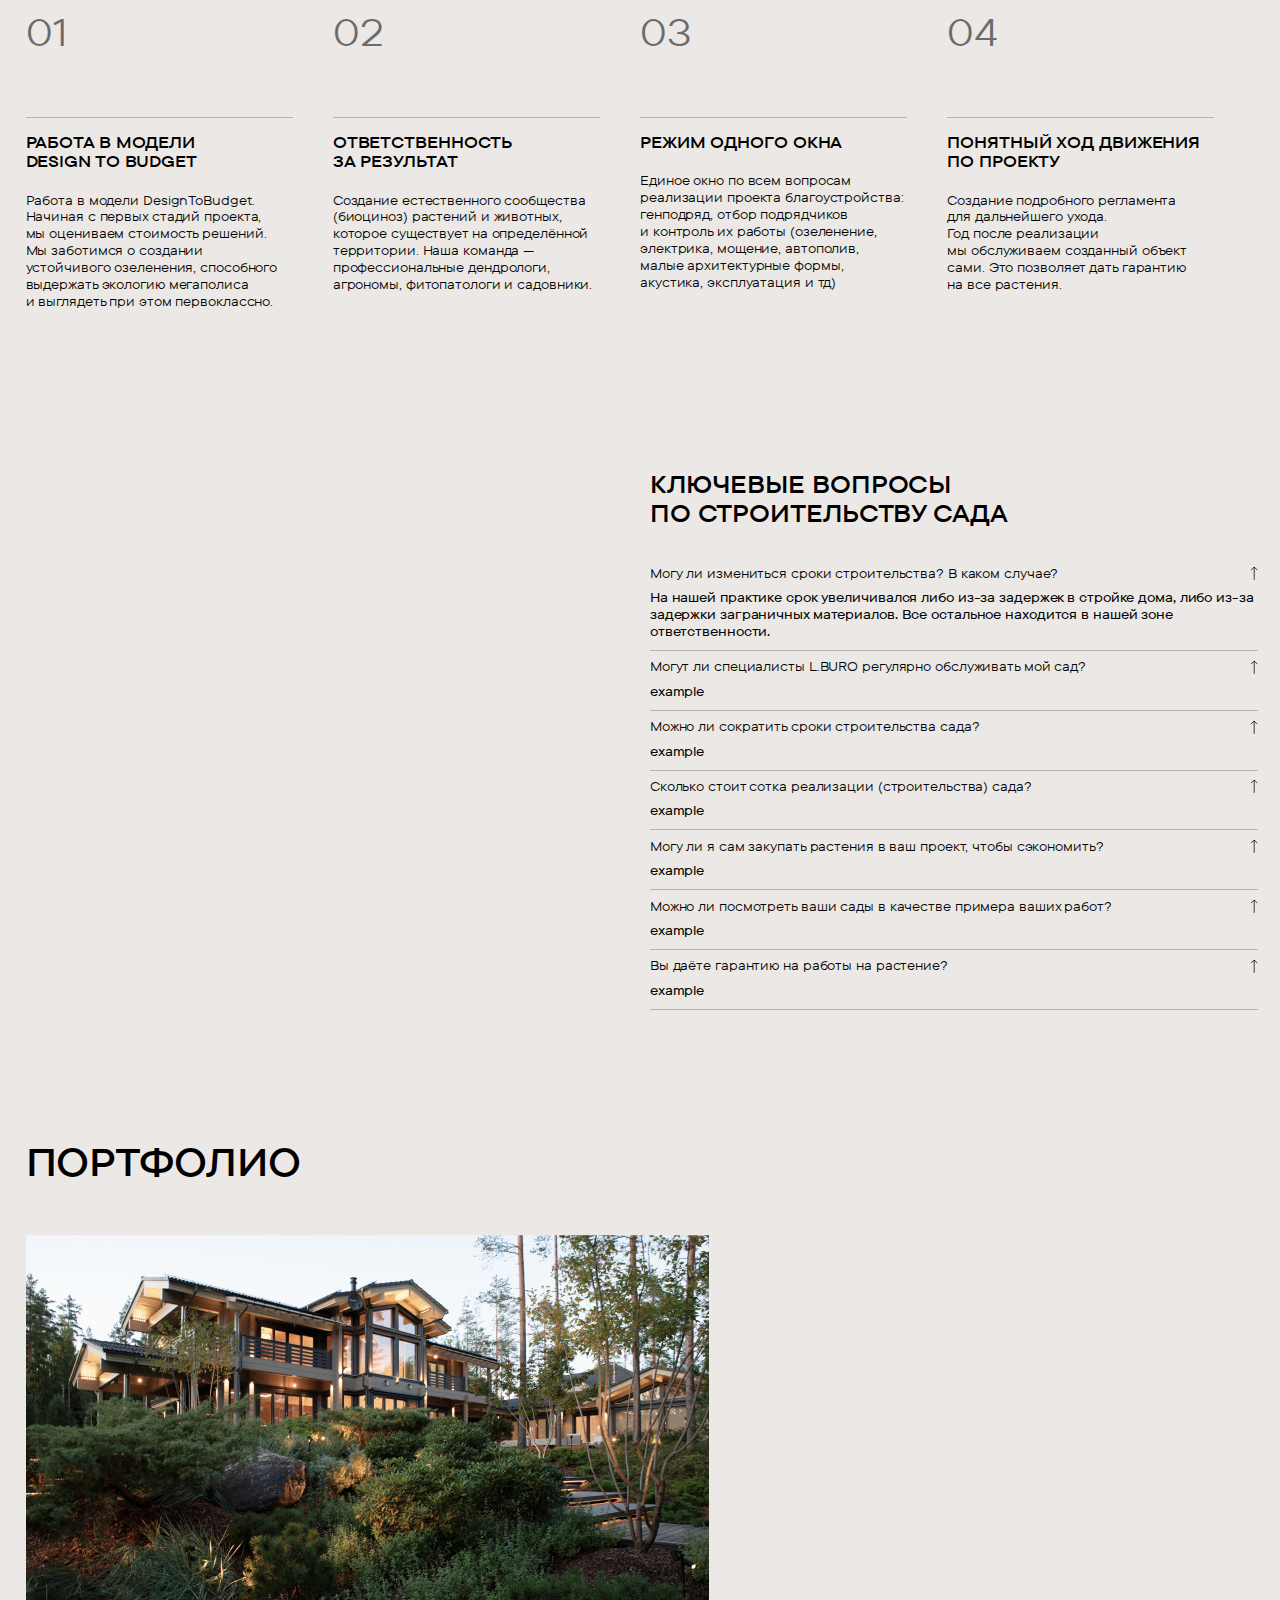
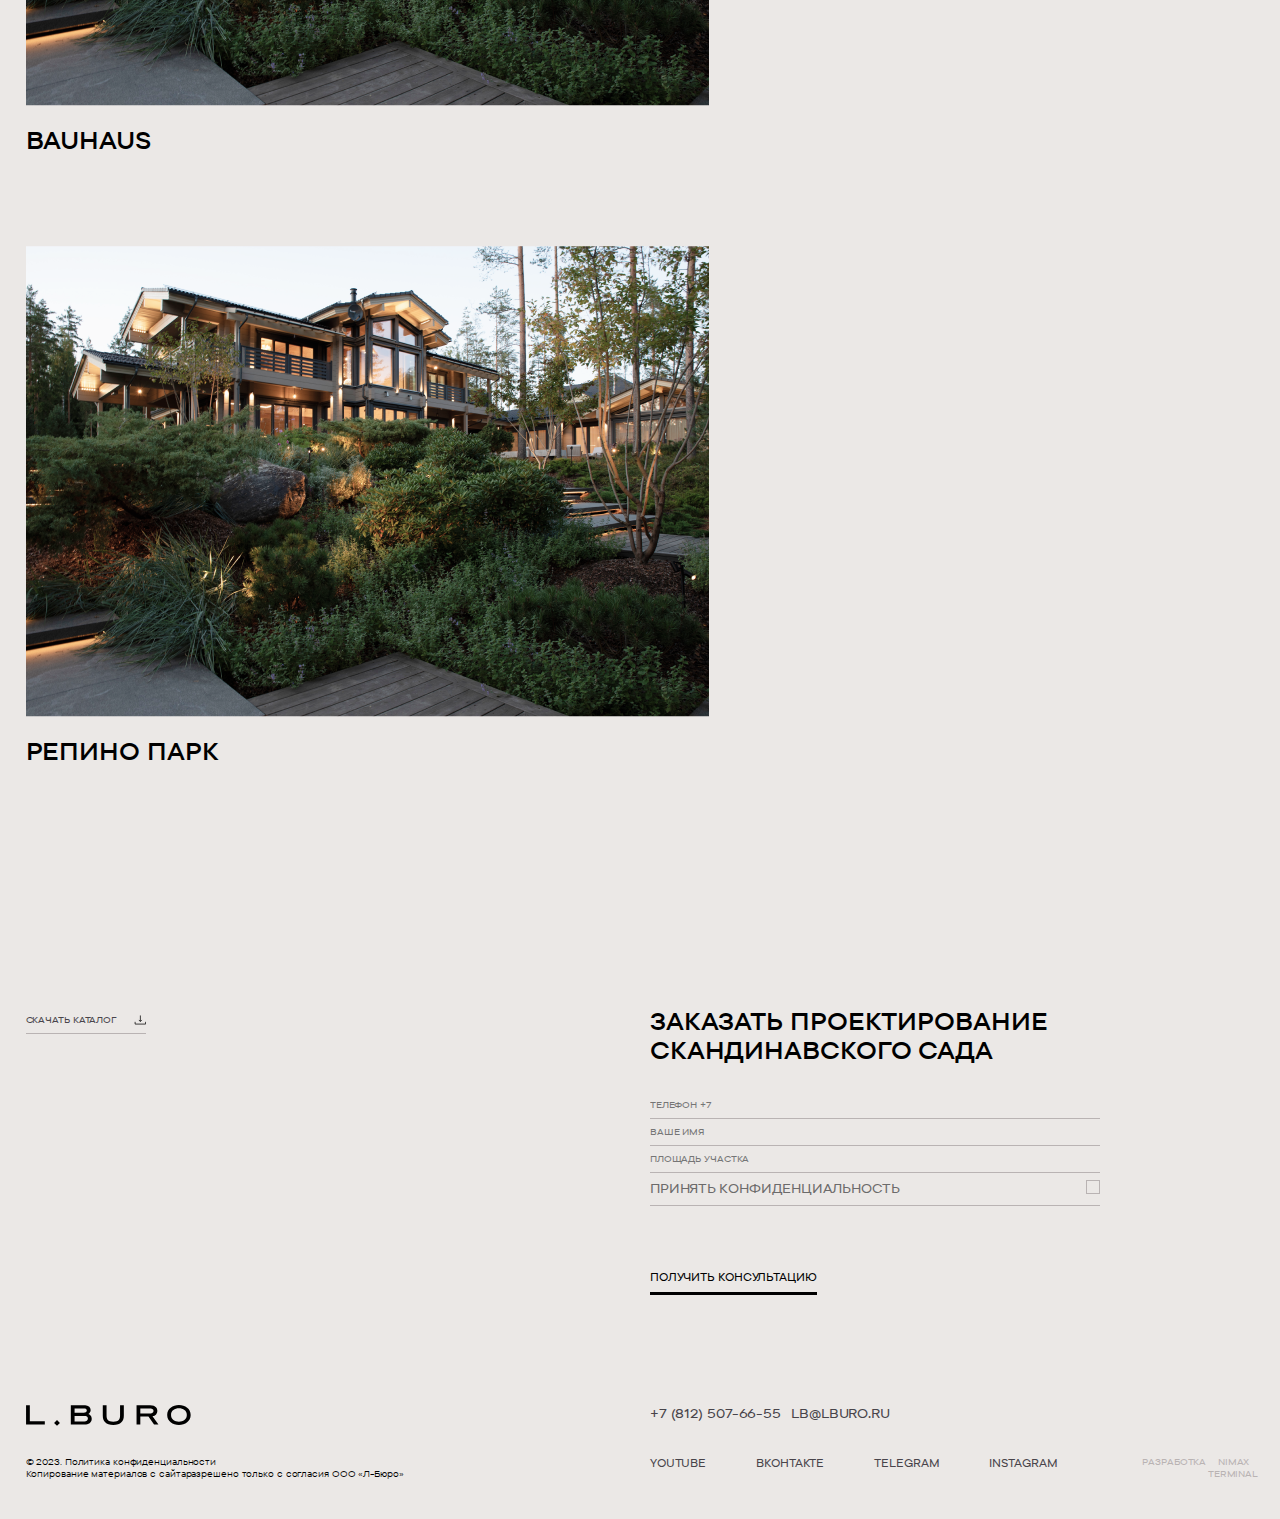
<file: public_spaces.html>
<html lang="en"><head>
	<meta charset="UTF-8">
	<!-- <meta name="viewport" content="width=device-width; initial-scale=1.0; maximum-scale=1.0; minimum-scale=1.0; user-scalable=no; target-densityDpi=device-dpi"> -->
	<title>L_B-U-R-O</title>
	<link rel="stylesheet" type="text/css" href="css/vars.css">
	<link rel="stylesheet" type="text/css" href="css/style.css">
	<link rel="stylesheet" type="text/css" href="css/media.css">
	<link rel="stylesheet" type="text/css" href="css/portfolio.css">
	<link rel="stylesheet" type="text/css" href="css/ordering.css">
	<link rel="icon" type="image/png" href="favicon.png">
	<script async type="text/javascript" src="js/scr.js"></script>
</head>
<body>
	<header>
		<div class="wrap df jcsb ">
			<div class="l-col"><div class="logo"><img src="img/logo.svg" alt=""></div></div>
			<div class="r-col df jcsb">
				<nav class="df">
					<div class="menu_col df fdc aifs mr-100 w-140">
						<a class="menu_block mb-4 db fz-11 lh-120 menu_block_chosen" href="index.html">ГЛАВНАЯ</a>
						<a class="menu_block mb-4 db fz-11 lh-120" href="scandinavian_garden.html">СКАНДИНАВСКИЙ САД</a>
						<a class="menu_block mb-4 db fz-11 lh-120" href="team.html">КОМАНДА</a>
					</div>
					<div class="menu_col df fdc aifs">
						<a class="menu_block mb-4 db fz-11 lh-120" href="portfolio.html">ПОРТФОЛИО</a>
						<a class="menu_block mb-4 db fz-11 lh-120" href="services.html">УСЛУГИ</a>
						<a class="menu_block mb-4 db fz-11 lh-120" href="contacts.html">КОНТАКТЫ</a>
					</div>
				</nav>
				<div class="w-145 df jcsb ">
					<a href="#">ru</a>
					<a href="tel:+78125076655">+7&nbsp;(812)&nbsp;507-66-55</a>
				</div>
			</div>
		</div>
	</header>

	<section id="Promo" class="promo mt-190">
		<div class="df jcsb wrap">
            <div class="l-col">
            </div>
            <div class="r-col">
                <h4 class="c-dg fw-n">услуги</h4>
            </div>
        </div>
		<div class="df jcsb wrap">
			<div class="l-col">
                <h1 class="mt-65">ОБЩЕСТВЕННЫЕ ПРОСТРАНСТВА.</h1>
            </div>
			<div class="r-col df aife">
                <div class="portfolio_nav df jcsb">
                    <a href="#" class="portfolio_nav_block"><h4>Все</h4></a>
                    <a href="#" class="portfolio_nav_block"><h4>ЧАСТНЫЕ сады</h4></a>
                    <a href="#" class="portfolio_nav_block chosen"><h4>ОБЩЕСТВЕННЫЕ ПРОСТРАНСТВА</h4></a>
                </div>
            </div>
		</div>
		<div class="df jcsb wrap mb-40">
            <div class="l-col">
            </div>
            <div class="r-col mt-95">
                <p class="mxw-630">
                    Задача L.BURO - создание комфортной, узнаваемой среды для&nbsp;человека, где&nbsp;он&nbsp;может отдохнуть и&nbsp;восстановить силы независимо от&nbsp;того, частный это&nbsp;сад&nbsp;или&nbsp;общественное пространство. <br>
                    <br>
                    Мы&nbsp;выполняем все&nbsp;стадии проектирования общественных пространств, начиная с&nbsp;концепции и&nbsp;заканчивая рабочей документацией и&nbsp;регламентом обслуживания. А&nbsp;также ведём авторский и&nbsp;технический надзор за&nbsp;реализацией проекта.
            </div>
		</div>
    </section>


	<section>
		<div class="main_slider">
			<div class="main_slide chosen"></div>
			<div class="main_slide"></div>
			<div class="main_slide"></div>
			<div class="main_slide"></div>
			<div class="main_slide"></div>
		</div>
		<div class="wrap">
			<div class="main_slider_nav">
				<div id="MainSliderPrev" class="main_slider_prev">prev</div>
				<div id="MainSliderNext" class="main_slider_next">next</div>
			</div>
		</div>
	</section>


	<section class="mt-30">
		<div class="df jcsb wrap">
            <div class="l-col">
                <img src="img/what_is_garden.jpg" alt="">
                <h4 class="mt-20">ОБЩЕСТВЕННЫЕ ПРОСТРАНСТВА</h4>
                <h4 class="c-dg mxw-360 fw-n">РАССКАЗЫВАЕТ ГЛАВНЫЙ АРХИТЕКТОР L.BURO ПЁТР ЛАРИ</h4>
            </div>
            <div class="r-col">
                <p class="mb-40">
                    Один из частых вопросов, которые задают нам, - насколько Скандинавский сад уместен в рамках города и общественных пространств. Абсолютно уместен и отвечает современным трендам. Давайте рассмотрим на примере современного мегаполиса, где основной запрос — квартал-парк. 
                    <br><br>
                    Это оправданно не только запросом покупателя, но и экономикой:
                </p>
                <div class="df">
                    <div class="mxw-33p mr-30"><div class="fz-38 c-dg">+15%</div>
                        <div>
                            <p class="fz-13">увеличивается стоимость квартиры в жилом комплексе, расположенном вблизи зелёных зон</p>
                        </div>
                    </div>
                    <div class="mxw-33p mr-40"><div class="fz-38 c-dg">+14%</div>
                        <div>
                            <p class="fz-13">в среднем к стоимости квартиры если из окна её виден стильный ландшафт, зелень</p>
                        </div>
                    </div>
                    <div class="mxw-33p"><div class="fz-38 c-dg">34%</div>
                        <div>
                            <p class="fz-13">потенциальных покупателей жилья при выборе квартиры в первую очередь ориентируются на наличие рядом или внутри комплекса зелёных зон</p>
                        </div>
                    </div>
                </div>
                <div class="mxw-450 bt-1-lg bb-1-lg pt-15 pb-20 fz-19_5 fw-m mt-40 mb-40">
                    Сад — новая валюта в современном мире. Благоустроенная территория — это уже не только про красоту и место для прогулок, это точка сборки и возможность быть ближе к природе, не выезжая за город.
                </div>
                <p>
                    Мы разрабатываем проекты благоустройства жилых комплексов, скверов, парков, набережных, фуд-кортов и коттеджных посёлков. Решаем логистические, экономические, маркетинговые, экологические и социальных задачи. 
                        <br><br>
                    Разработка проекта общественного пространства начинается с исследования и аналитики. Мы детально изучаем все, что будет влиять на участок. Демография пользователей пространства и их запросы, экология и транспортная ситуация, желания заказчика и требования города, планируемый бюджет и скрытые возможности локации.
                </p>
            </div>
		</div>
	</section>

    <section class="mt-150">
        <div class="wrap df jcsb">
            <div class="l-col">
                <div class="mxw-630">
                    <img src="img/garden_project_step.jpg" alt="">
                </div>
            </div>
            <div class="r-col">
                <h2 class="mxw-550">Задачи, которые успешно решало L.BURO</h2>
                <div class="df fdc mt-30">
                    <div class="mt-40">
                        <h4 class="mb-10">Воссоздание леса</h4>
                        <div>Воссоздание леса на стилобате жилого комплекса и посадка 12-метровых сосен со 100% приживаемостью</div>
                    </div>
                    <div class="mt-40">
                        <h4 class="mb-10">Озеленение крыш</h4>
                        <div>Создание зелёных крыш и имитация природы альпийских лугов</div>
                    </div>
                    <div class="mt-40">
                        <h4 class="mb-10">Работа рельефе </h4>
                        <div>Работа на сложном рельефе и установка 8-тонных валунов на крыше паркинга</div>
                    </div>
                </div>
                
            </div>
        </div>
    </section>


    <section class="mt-130">
        <div class="wrap"><h2 class="mxw-450">ПРИНЦИПЫ РАЗРАБОТКИ ОБЩЕСТВЕННЫХ ПРОСТРАНСТВ</h2></div>
        <div class="wrap df jcsb mt-80">
            <div class="col4 mr-40">
                <div class="fz-38 c-dg">01</div>
                <div class="mt-60 bt-1-lg"></div>
                <div class="mxw-265">
                    <h4 class="mt-15 mb-20">Работа в модели<br> Design To Budget</h4>
                    <p>Работа в модели DesignToBudget. Начиная с первых стадий проекта, мы оцениваем стоимость решений. Мы заботимся о создании устойчивого озеленения, способного выдержать экологию мегаполиса и выглядеть при этом первоклассно.</p>
                </div>
            </div>
            <div class="col4 mr-40">
                <div class="fz-38 c-dg">02</div>
                <div class="mt-60 bt-1-lg"></div>
                <div class="mxw-265">
                    <h4 class="mt-15 mb-20">ОТВЕТСТВЕННОСТЬ ЗА РЕЗУЛЬТАТ</h4>
                    <p>Создание естественного сообщества (биоциноз) растений и животных, которое существует на определённой территории. Наша команда — профессиональные дендрологи, агрономы, фитопатологи и садовники.</p>
                </div>
            </div>
            
            <div class="col4 mr-40">
                <div class="fz-38 c-dg">03</div>
                <div class="mt-60 bt-1-lg"></div>
                <div class="mxw-265">
                    <h4 class="mt-15 mb-20">РЕЖИМ ОДНОГО ОКНА</h4>
                    <p>Единое окно по всем вопросам реализации проекта благоустройства: генподряд, отбор подрядчиков и контроль их работы (озеленение, электрика, мощение, автополив, малые архитектурные формы, акустика, эксплуатация и тд)</p>
                </div>
            </div>
            
            <div class="col4 mr-40">
                <div class="fz-38 c-dg">04</div>
                <div class="mt-60 bt-1-lg"></div>
                <div class="mxw-265">
                    <h4 class="mt-15 mb-20">ПОНЯТНЫЙ ХОД ДВИЖЕНИЯ ПО ПРОЕКТУ</h4>
                    <p>Создание подробного регламента для дальнейшего ухода. Год после реализации мы обслуживаем созданный объект сами. Это позволяет дать гарантию на все растения.</p>
                </div>
            </div>
        </div>
        <div class="wrap df jcsb mt-160">
            <div class="r-col"></div>
            <div class="l-col fdc">
                <h2 class="ff-db fz-24 mxw-450 mb-30">КЛЮЧЕВЫЕ ВОПРОСЫ ПО СТРОИТЕЛЬСТВУ САДА</h2>
                <div class="bb-1-lg">
                    <div class="ovf-h">
                        <div class="tgl-list-trg p-7_5-0 bg-arrow_up bgpx-r bgpy-c bgr-nr">Могу ли измениться сроки строительства? В каком случае?</div>
                        <div class="tgl-list mb-10 fw-m">На нашей практике срок увеличивался либо из-за задержек в стройке дома, либо из-за задержки заграничных материалов. Все остальное находится в нашей зоне ответственности.</div>
                    </div>
                </div>
                <div class="bb-1-lg">
                    <div class="ovf-h">
                        <div class="tgl-list-trg p-7_5-0 bg-arrow_up bgpx-r bgpy-c bgr-nr">Могут ли специалисты L.BURO регулярно обслуживать мой сад?</div>
                        <div class="tgl-list mb-10 fw-m">example</div>
                    </div>
                </div>
                <div class="bb-1-lg">
                    <div class="ovf-h">
                        <div class="tgl-list-trg p-7_5-0 bg-arrow_up bgpx-r bgpy-c bgr-nr">Можно ли сократить сроки строительства сада?</div>
                        <div class="tgl-list mb-10 fw-m">example</div>
                    </div>
                </div>
                <div class="bb-1-lg">
                    <div class="ovf-h">
                        <div class="tgl-list-trg p-7_5-0 bg-arrow_up bgpx-r bgpy-c bgr-nr">Сколько стоит сотка реализации (строительства) сада?</div>
                        <div class="tgl-list mb-10 fw-m">example</div>
                    </div>
                </div>
                <div class="bb-1-lg">
                    <div class="ovf-h">
                        <div class="tgl-list-trg p-7_5-0 bg-arrow_up bgpx-r bgpy-c bgr-nr">Могу ли я сам закупать растения в ваш проект, чтобы сэкономить?</div>
                        <div class="tgl-list mb-10 fw-m">example</div>
                    </div>
                </div>
                <div class="bb-1-lg">
                    <div class="ovf-h">
                        <div class="tgl-list-trg p-7_5-0 bg-arrow_up bgpx-r bgpy-c bgr-nr">Можно ли посмотреть ваши сады в качестве примера ваших работ?</div>
                        <div class="tgl-list mb-10 fw-m">example</div>
                    </div>
                </div>
                <div class="bb-1-lg">
                    <div class="ovf-h">
                        <div class="tgl-list-trg p-7_5-0 bg-arrow_up bgpx-r bgpy-c bgr-nr">Вы даёте гарантию на работы на растение?</div>
                        <div class="tgl-list mb-10 fw-m">example</div>
                    </div>
                </div>
            </div>
        </div>
    </section>

    
    <section class="portfolio mt-130">
        <div class="wrap">
            <h2>портфолио</h2>
        </div>
        <div class="wrap mt-50">
            <div class="df jcsb fww">
                <div class="portfolio_block">
                    <img src="img/portfolio1.png" alt="">
                    <div class="portfolio_block_info h-120">
                        <h3 class="portfolio_block_name">BAUHAUS</h3>
                    </div>
                </div>
                <div class="portfolio_block">
                    <img src="img/portfolio1.png" alt="">
                    <div class="portfolio_block_info h-120">
                        <h3 class="portfolio_block_name">РЕПИНО ПАРК</h3>
                    </div>
                </div>
            </div>
        </div>
    </section>

    <section class="ordering mt-150">
        <div class="wrap df jcsb">
			<div class="l-col df aifs">
				<a class="db pr w-120 bb-1-lg p-7_5-0 fw-m fz-9 lh-120 download_catalog" href="catalog.pdf" class="download-catalog" target="_blank" download="">Скачать каталог</a>
			</div>

			<div class="r-col df fdc ais">
                <h3>ЗАКАЗАТЬ ПРОЕКТИРОВАНИЕ<br/>СКАНДИНАВСКОГО САДА</h3>
                <form class="ordering_form df fdc ais" action="/mail/project.php">
                    <input type="tel" name="phone" placeholder="телефон +7" class="required">
                    <input type="text" name="name" placeholder="ваше&nbsp;имя" class="required">
                    <input type="text" name="square" placeholder="площадь участка" class="required">
                    <div class="ordering_check">
                        <div class="check-name">Принять конфиденциальность</div>
                        <input id="check-project" type="checkbox" name="check" hidden="" class="required">
                        <label for="check-project"></label>
                    </div>
                    <div class="op-0">Пожалуйста, заполните все обязательные поля</div>
                    <input class="asfs" type="submit" value="Получить консультацию">
        
                </form>
			</div>
        </div>
    </section>

<footer>
    <div class="wrap df jcsb">
        <div class="l-col fdc">
            <img class="footer_logo" src="img/logo.svg" alt="">
        </div>
        <div class="r-col">
            <div class="footer_contacts">
                <a href="tel:+78125076655">+7&nbsp;(812)&nbsp;507-66-55</a><br/>
                <a href="mailto:lb@lburo.ru">lb@lburo.ru</a>
            </div>
        </div>
    </div>
    <div class="wrap df jcsb">
        <div class="l-col">
            <div class="copyright">© 2023. Политика конфиденциальности<br/>
                Копирование материалов с сайтаразрешено только с согласия ООО «Л-Бюро»</div>
        </div>
        <div class="r-col df jcsb">
            <div class="footer_soc_list df">
                <div class="footer_soc"><a href="https://www.youtube.com/channel/UC5FNJGqJeMxqnwFnIz5Bm9A" target="_blank">YouTube</a></div>
                <div class="footer_soc"><a href="https://vk.com/lburo" target="_blank">ВKонтакте</a></div>
                <div class="footer_soc"><a href="https://t.me/lburo" target="_blank">TELEGRAM</a></div>
                <div class="footer_soc"><a href="https://www.instagram.com/lburo/" target="_blank">instagram</a></div>
            </div>
            <div class="footer_designer">
                Разработка&nbsp;&nbsp;&nbsp;
                <a href="https://www.nimax.ru/" target="_blank">NIMAX</a>&nbsp;&nbsp;&nbsp;
                <a href="https://www.terminaldesign.ru/" target="_blank">Terminal</a>
            </div>
        </div>
    </div>
</footer>

</body>
</html>
</file>
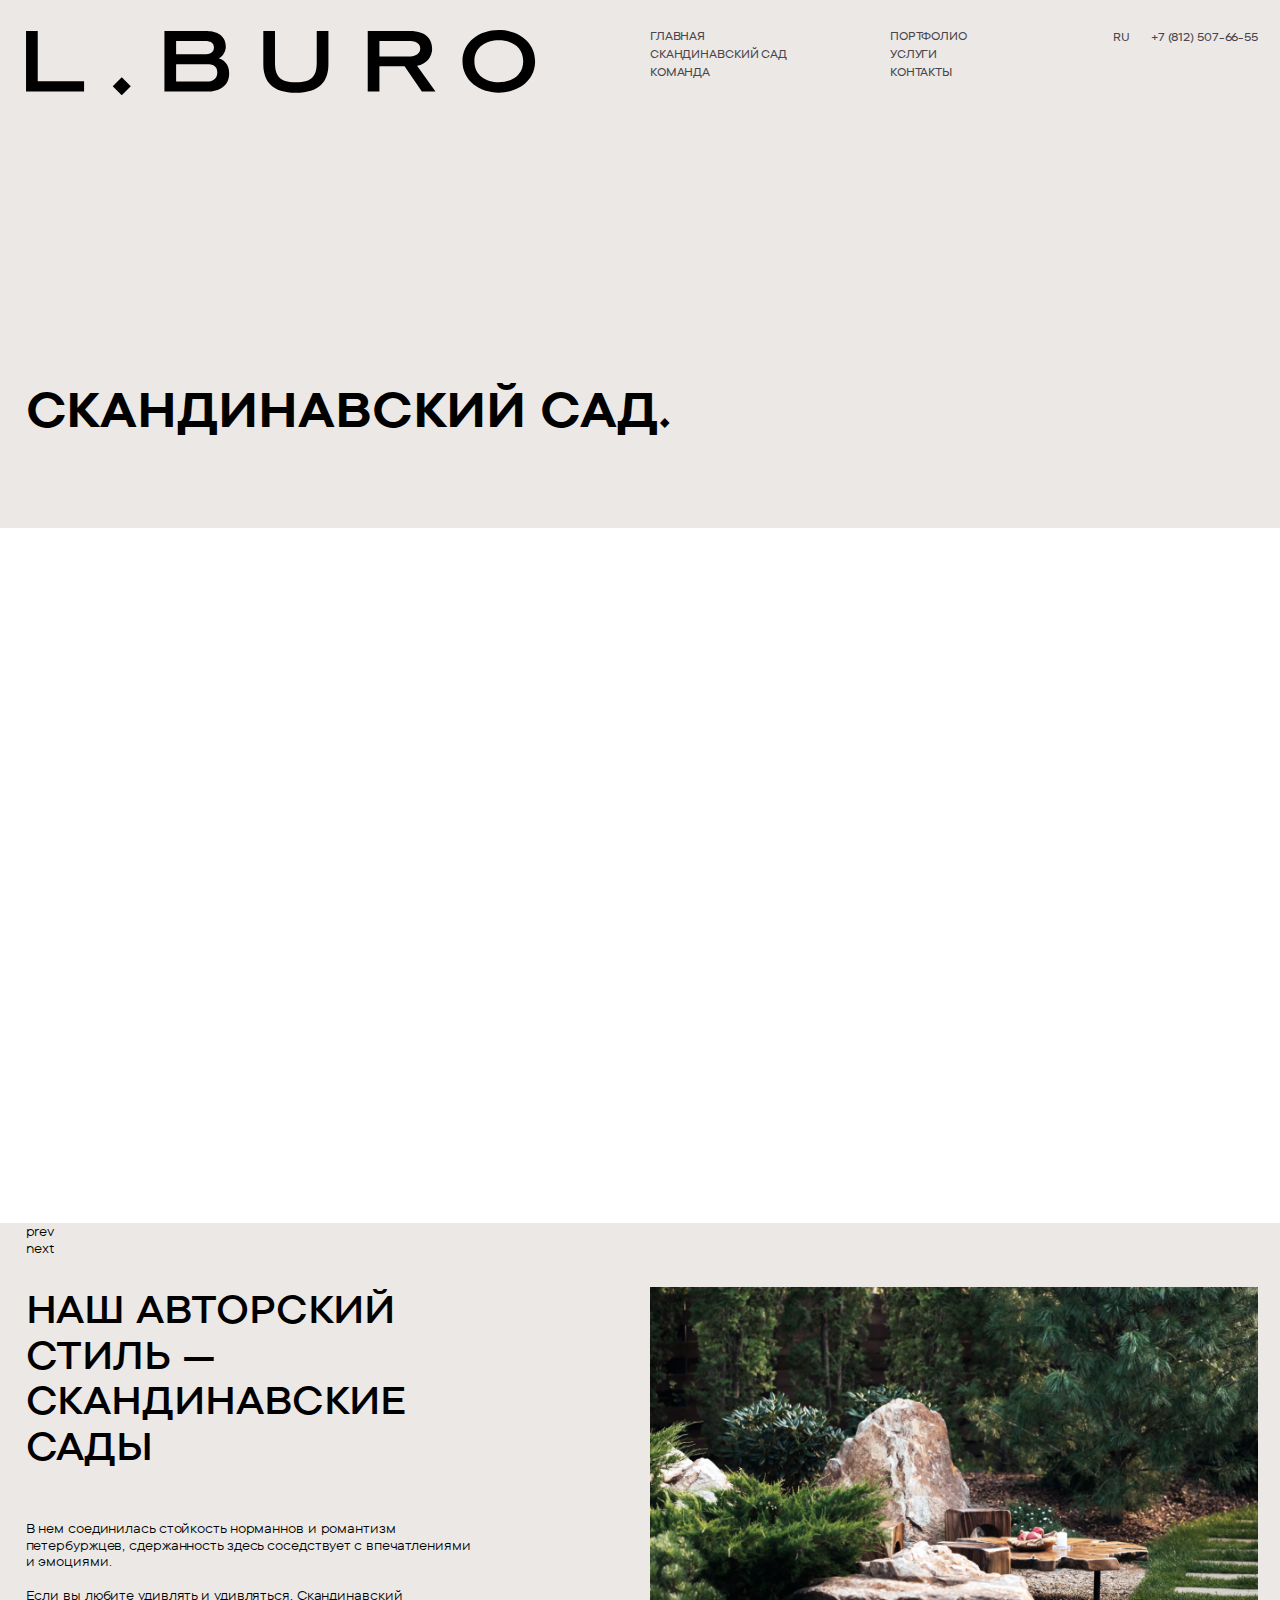
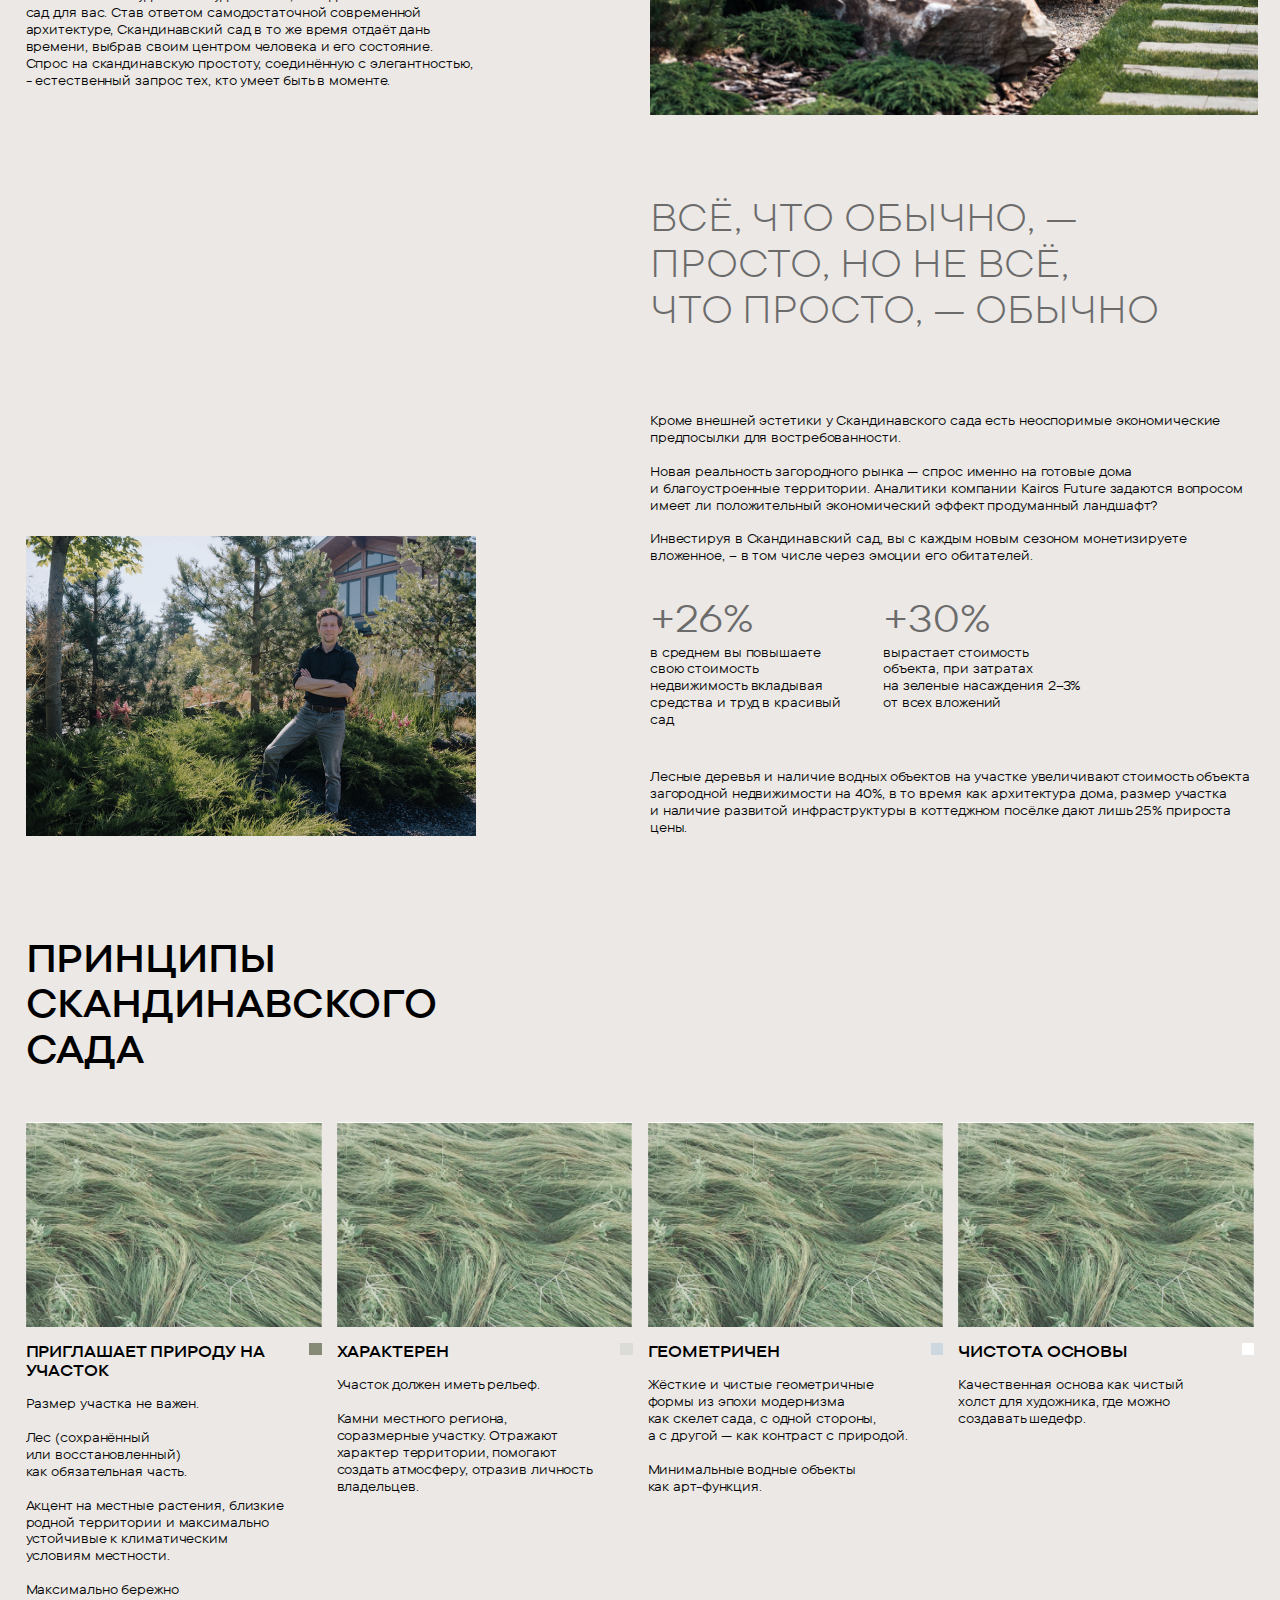
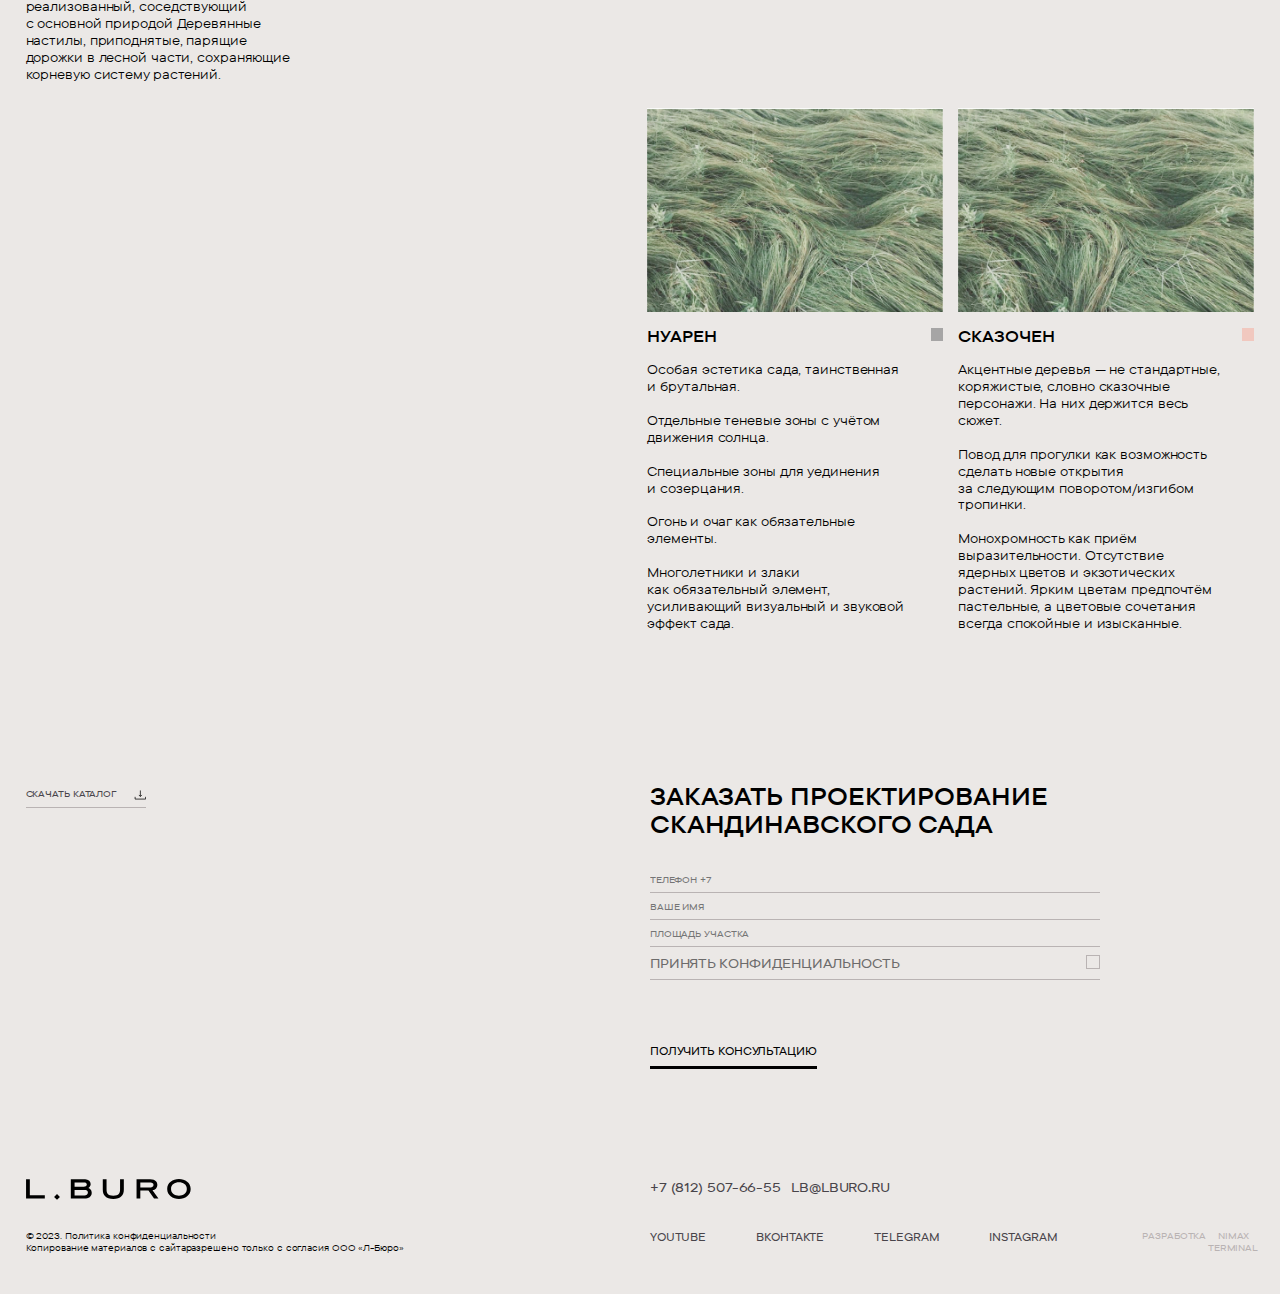
<file: scandinavian_garden.html>
<html lang="en"><head>
	<meta charset="UTF-8">
	<!-- <meta name="viewport" content="width=device-width; initial-scale=1.0; maximum-scale=1.0; minimum-scale=1.0; user-scalable=no; target-densityDpi=device-dpi"> -->
	<title>L_B-U-R-O</title>
	<link rel="stylesheet" type="text/css" href="css/vars.css">
	<link rel="stylesheet" type="text/css" href="css/style.css">
	<link rel="stylesheet" type="text/css" href="css/media.css">
	<link rel="stylesheet" type="text/css" href="css/ordering.css">
	<link rel="icon" type="image/png" href="favicon.png">
	<script async type="text/javascript" src="js/scr.js"></script>
</head>
<body>
	<header>
		<div class="wrap df jcsb ">
			<div class="l-col"><div class="logo"><img src="img/logo.svg" alt=""></div></div>
			<div class="r-col df jcsb">
				<nav class="df">
					<div class="menu_col df fdc aifs mr-100 w-140">
						<a class="menu_block mb-4 db fz-11 lh-120 menu_block_chosen" href="index.html">ГЛАВНАЯ</a>
						<a class="menu_block mb-4 db fz-11 lh-120" href="scandinavian_garden.html">СКАНДИНАВСКИЙ САД</a>
						<a class="menu_block mb-4 db fz-11 lh-120" href="team.html">КОМАНДА</a>
					</div>
					<div class="menu_col df fdc aifs">
						<a class="menu_block mb-4 db fz-11 lh-120" href="portfolio.html">ПОРТФОЛИО</a>
						<a class="menu_block mb-4 db fz-11 lh-120" href="services.html">УСЛУГИ</a>
						<a class="menu_block mb-4 db fz-11 lh-120" href="contacts.html">КОНТАКТЫ</a>
					</div>
				</nav>
				<div class="w-145 df jcsb ">
					<a href="#">ru</a>
					<a href="tel:+78125076655">+7&nbsp;(812)&nbsp;507-66-55</a>
				</div>
			</div>
		</div>
	</header>

	<section id="Promo" class="promo">
		<div class="df jcsb wrap">
            <div class="l-col mt-190">
                <h1 class="mt-65 mb-90">СКАНДИНАВСКИй САД.</h1>
            </div>
        </div>
    </section>

	<section>
		<div class="main_slider">
			<div class="main_slide chosen"></div>
			<div class="main_slide"></div>
			<div class="main_slide"></div>
			<div class="main_slide"></div>
			<div class="main_slide"></div>
		</div>
		<div class="wrap">
			<div class="main_slider_nav">
				<div id="MainSliderPrev" class="main_slider_prev">prev</div>
				<div id="MainSliderNext" class="main_slider_next">next</div>
			</div>
		</div>
	</section>


	<section class="mt-30">
		<div class="df jcsb wrap">
            <div class="l-col">
                <h2 class="mxw-450">Наш авторский стиль — Скандинавские сады</h2>
                <p class="mxw-450 mt-50">
                    В нем соединилась стойкость норманнов и романтизм петербуржцев, сдержанность здесь соседствует с впечатлениями и эмоциями.
                        <br><br>
                    Если вы любите удивлять и удивляться, Скандинавский сад для вас. Став ответом самодостаточной современной архитектуре, Скандинавский сад в то же время отдаёт дань времени, выбрав своим центром человека и его состояние. Спрос на скандинавскую простоту, соединённую с элегантностью, - естественный запрос тех, кто умеет быть в моменте.
                </p>
            </div>
            <div class="r-col">
                <img src="img/authors_style.jpg" alt="">
                <h2 class="fw-l fz-38 c-dg mt-80 mb-80">Всё, что обычно, — просто, но не всё, что просто, — обычно</h2>
                
            </div>
		</div>
	</section>


	<section>
		<div class="df jcsb wrap">
            <div class="l-col df aife">
                <img src="img/what_is_garden.jpg" alt=""></div>
            <div class="r-col">
                <p class="mxw-630 mb-30">
                    Кроме внешней эстетики у Скандинавского сада есть неоспоримые экономические предпосылки для востребованности.
                        <br><br>
                    Новая реальность загородного рынка — спрос именно на готовые дома и благоустроенные территории. Аналитики компании Kairos Future задаются вопросом имеет ли положительный экономический эффект продуманный ландшафт? 
                        <br><br>
                    Инвестируя в Скандинавский сад, вы с каждым новым сезоном монетизируете вложенное, – в том числе через эмоции его обитателей.
                </p>
                <div class="df mxw-630 mb-40">
                    <div class="mxw-33p mr-30"><div class="fz-38 c-dg">+26%</div>
                        <div>
                            <p class="fz-13">в среднем вы повышаете свою стоимость  недвижимость вкладывая средства и труд в красивый сад</p>
                        </div>
                    </div>
                    <div class="mxw-33p mr-40"><div class="fz-38 c-dg">+30%</div>
                        <div>
                            <p class="fz-13">вырастает стоимость объекта, при затратах на зеленые насаждения 2–3% от всех вложений</p>
                        </div>
                    </div>
                </div>
                <p>Лесные деревья и наличие водных объектов на участке увеличивают стоимость объекта загородной недвижимости на 40%, в то время как архитектура дома, размер участка и наличие развитой инфраструктуры в коттеджном посёлке дают лишь 25% прироста цены.</p>
            </div>
		</div>
	</section>


    <section class="mt-100">
        <div class="wrap">
            <h2 class="mxw-450">ПРИНЦИПЫ СКАНДИНАВСКОГО САДА</h2>
        </div>
        <div class="wrap">
            <div class="df mt-50">
                <div class="w-25p mr-15">
                    <img src="img/philosophy1.png" alt="">
                    <h4 class="mt-15 mb-15 pr-20 pr">ПРИГЛАШАЕТ ПРИРОДУ НА УЧАСТОК<div class="pa bgc-dl w-12_5 h-12_5 t-1 r-0"></div></h4>
                    <p class="mxw-265">Размер участка не важен.
                        <br><br>
                        Лес (сохранённый или восстановленный) как обязательная часть.
                        <br><br>
                        Акцент на местные растения, близкие родной территории и максимально устойчивые к климатическим условиям местности.
                        <br><br>
                        Максимально бережно реализованный, соседствующий с основной природой
                        Деревянные настилы, приподнятые, парящие дорожки в лесной части, сохраняющие корневую систему растений.</p>
                </div>
                <div class="w-25p mr-15">
                    <img src="img/philosophy1.png" alt="">
                    <h4 class="mt-15 mb-15 pr-20 pr">характерен<div class="pa bgc-ll w-12_5 h-12_5 t-1 r-0"></div></h4>
                    <p class="mxw-265">Участок должен иметь рельеф.
                        <br><br>
                        Камни местного региона, соразмерные участку. Отражают характер территории, помогают создать атмосферу, отразив личность владельцев.</p>
                </div>
                <div class="w-25p mr-15">
                    <img src="img/philosophy1.png" alt="">
                    <h4 class="mt-15 mb-15 pr-20 pr">ГЕОМЕТРИЧен<div class="pa bgc-lb w-12_5 h-12_5 t-1 r-0"></div></h4>
                    <p class="mxw-265">Жёсткие и чистые геометричные формы из эпохи модернизма как скелет сада, с одной стороны, а с другой — как контраст с природой.
                        <br><br>
                        Минимальные водные объекты как арт-функция.</p>
                </div>
                <div class="w-25p">
                    <img src="img/philosophy1.png" alt="">
                    <h4 class="mt-15 mb-15 pr-20 pr">чистота основы<div class="pa bgc-w w-12_5 h-12_5 t-1 r-0"></div></h4>
                    <p class="mxw-265">Качественная основа как чистый холст для художника, где можно создавать шедефр.</p>
                </div>
            </div>
            <div class="df jcfe mt-25">
                <div class="w-25p mr-15"></div>
                <div class="w-25p mr-15"></div>
                <div class="w-25p mr-15">
                    <img src="img/philosophy1.png" alt="">
                    <h4 class="mt-15 mb-15 pr-20 pr">НУАРен<div class="pa bgc-g w-12_5 h-12_5 t-1 r-0"></div></h4>
                    <p class="mxw-265">Особая эстетика сада, таинственная и брутальная.
                        <br><br>
                        Отдельные теневые зоны с учётом движения солнца.
                        <br><br>
                        Специальные зоны для уединения и созерцания.
                        <br><br>
                        Огонь и очаг как обязательные элементы.
                        <br><br>
                        Многолетники и злаки как обязательный элемент, усиливающий визуальный и звуковой эффект сада.</p>
                </div>
                <div class="w-25p">
                    <img src="img/philosophy1.png" alt="">
                    <h4 class="mt-15 mb-15 pr-20 pr">сказочен<div class="pa bgc-p w-12_5 h-12_5 t-1 r-0"></div></h4>
                    <p class="mxw-265">Акцентные деревья — не стандартные, коряжистые, словно сказочные персонажи. На них держится весь сюжет.
                        <br><br>
                        Повод для прогулки как возможность сделать новые открытия за следующим поворотом/изгибом тропинки.
                        <br><br>
                        Монохромность как приём выразительности. Отсутствие ядерных цветов и экзотических растений. Ярким цветам предпочтём пастельные, а цветовые сочетания всегда спокойные и изысканные.</p>
                </div>
            </div>
        </div>
    </section>





    <section class="ordering mt-150">
        <div class="wrap df jcsb">
			<div class="l-col df aifs">
				<a class="db pr w-120 bb-1-lg p-7_5-0 fw-m fz-9 lh-120 download_catalog" href="catalog.pdf" class="download-catalog" target="_blank" download="">Скачать каталог</a>
			</div>

			<div class="r-col df fdc ais">
                <h3>ЗАКАЗАТЬ ПРОЕКТИРОВАНИЕ<br/>СКАНДИНАВСКОГО САДА</h3>
                <form class="ordering_form df fdc ais" action="/mail/project.php">
                    <input type="tel" name="phone" placeholder="телефон +7" class="required">
                    <input type="text" name="name" placeholder="ваше&nbsp;имя" class="required">
                    <input type="text" name="square" placeholder="площадь участка" class="required">
                    <div class="ordering_check">
                        <div class="check-name">Принять конфиденциальность</div>
                        <input id="check-project" type="checkbox" name="check" hidden="" class="required">
                        <label for="check-project"></label>
                    </div>
                    <div class="op-0">Пожалуйста, заполните все обязательные поля</div>
                    <input class="asfs" type="submit" value="Получить консультацию">
                </form>
			</div>
        </div>
    </section>

<footer>
    <div class="wrap df jcsb">
        <div class="l-col fdc">
            <img class="footer_logo" src="img/logo.svg" alt="">
        </div>
        <div class="r-col">
            <div class="footer_contacts">
                <a href="tel:+78125076655">+7&nbsp;(812)&nbsp;507-66-55</a><br/>
                <a href="mailto:lb@lburo.ru">lb@lburo.ru</a>
            </div>
        </div>
    </div>
    <div class="wrap df jcsb">
        <div class="l-col">
            <div class="copyright">© 2023. Политика конфиденциальности<br/>
                Копирование материалов с сайтаразрешено только с согласия ООО «Л-Бюро»</div>
        </div>
        <div class="r-col df jcsb">
            <div class="footer_soc_list df">
                <div class="footer_soc"><a href="https://www.youtube.com/channel/UC5FNJGqJeMxqnwFnIz5Bm9A" target="_blank">YouTube</a></div>
                <div class="footer_soc"><a href="https://vk.com/lburo" target="_blank">ВKонтакте</a></div>
                <div class="footer_soc"><a href="https://t.me/lburo" target="_blank">TELEGRAM</a></div>
                <div class="footer_soc"><a href="https://www.instagram.com/lburo/" target="_blank">instagram</a></div>
            </div>
            <div class="footer_designer">
                Разработка&nbsp;&nbsp;&nbsp;
                <a href="https://www.nimax.ru/" target="_blank">NIMAX</a>&nbsp;&nbsp;&nbsp;
                <a href="https://www.terminaldesign.ru/" target="_blank">Terminal</a>
            </div>
        </div>
    </div>
</footer>

</body>
</html>
</file>
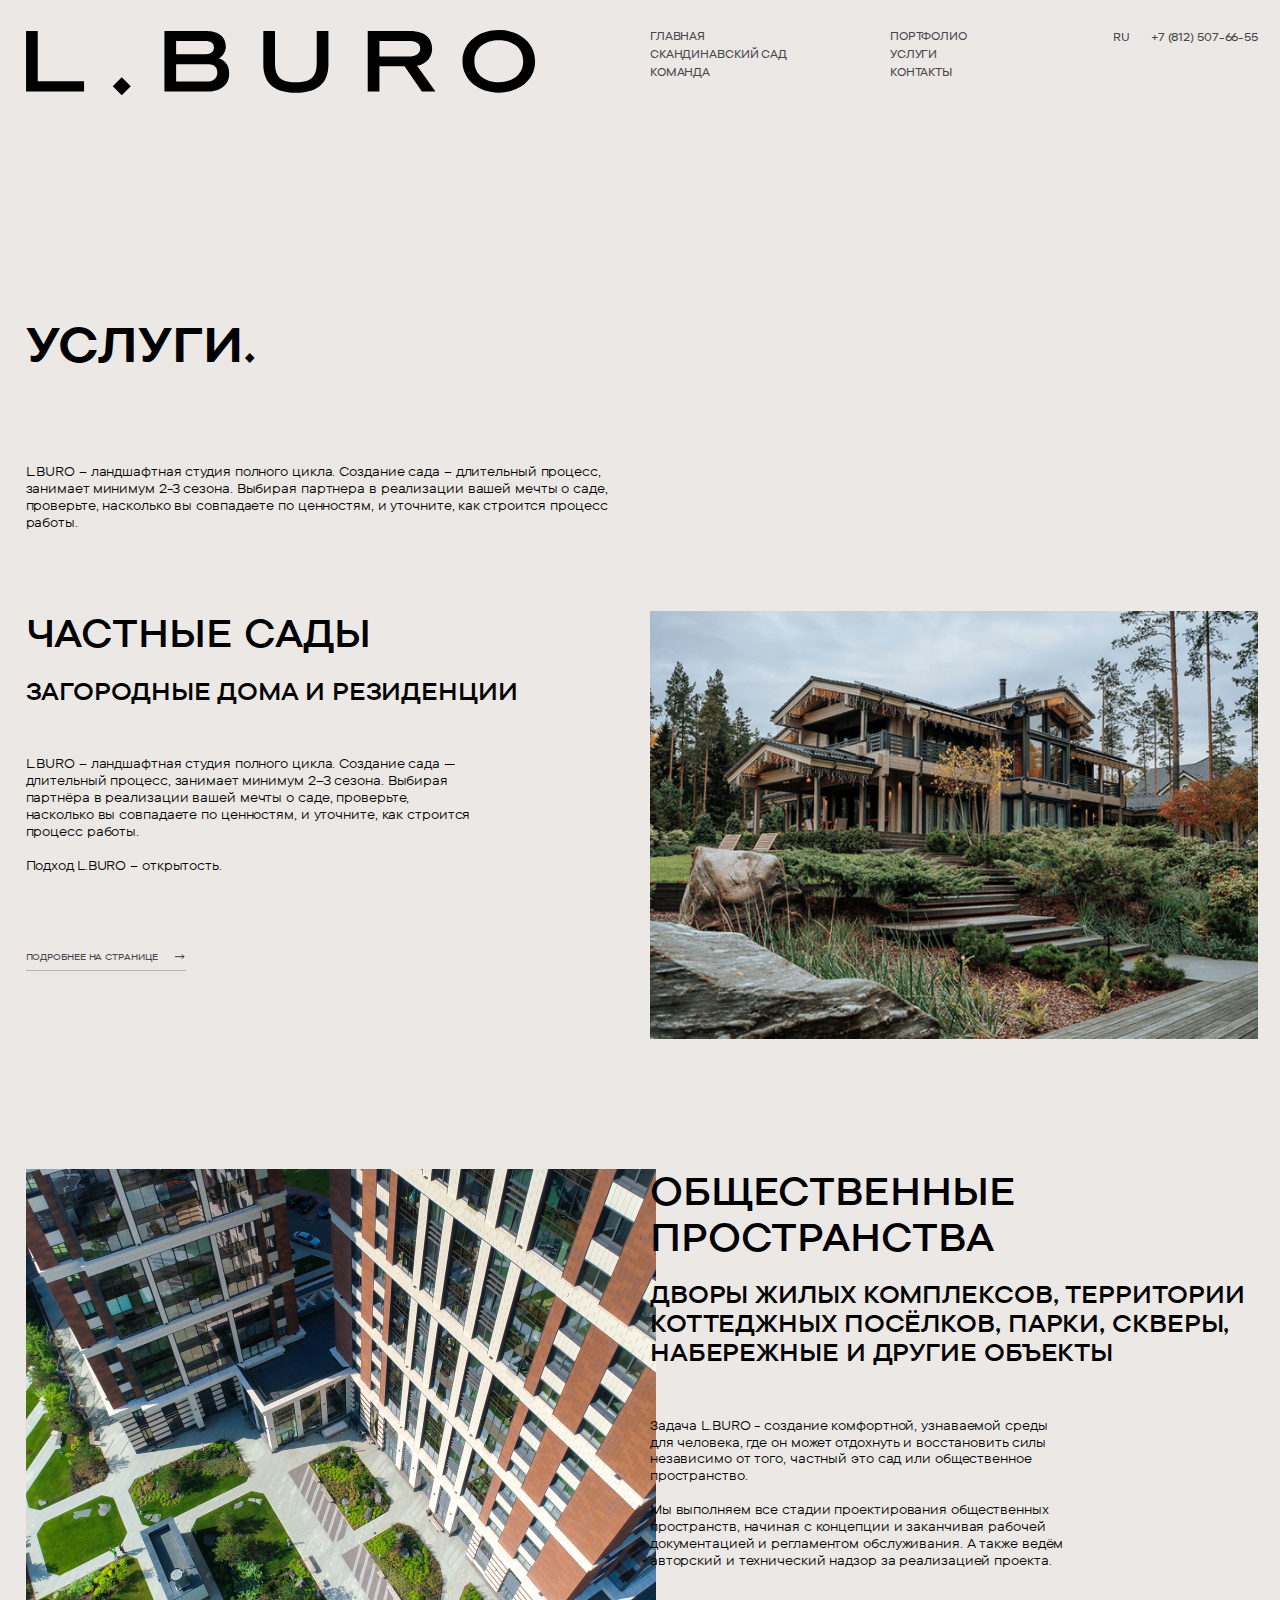
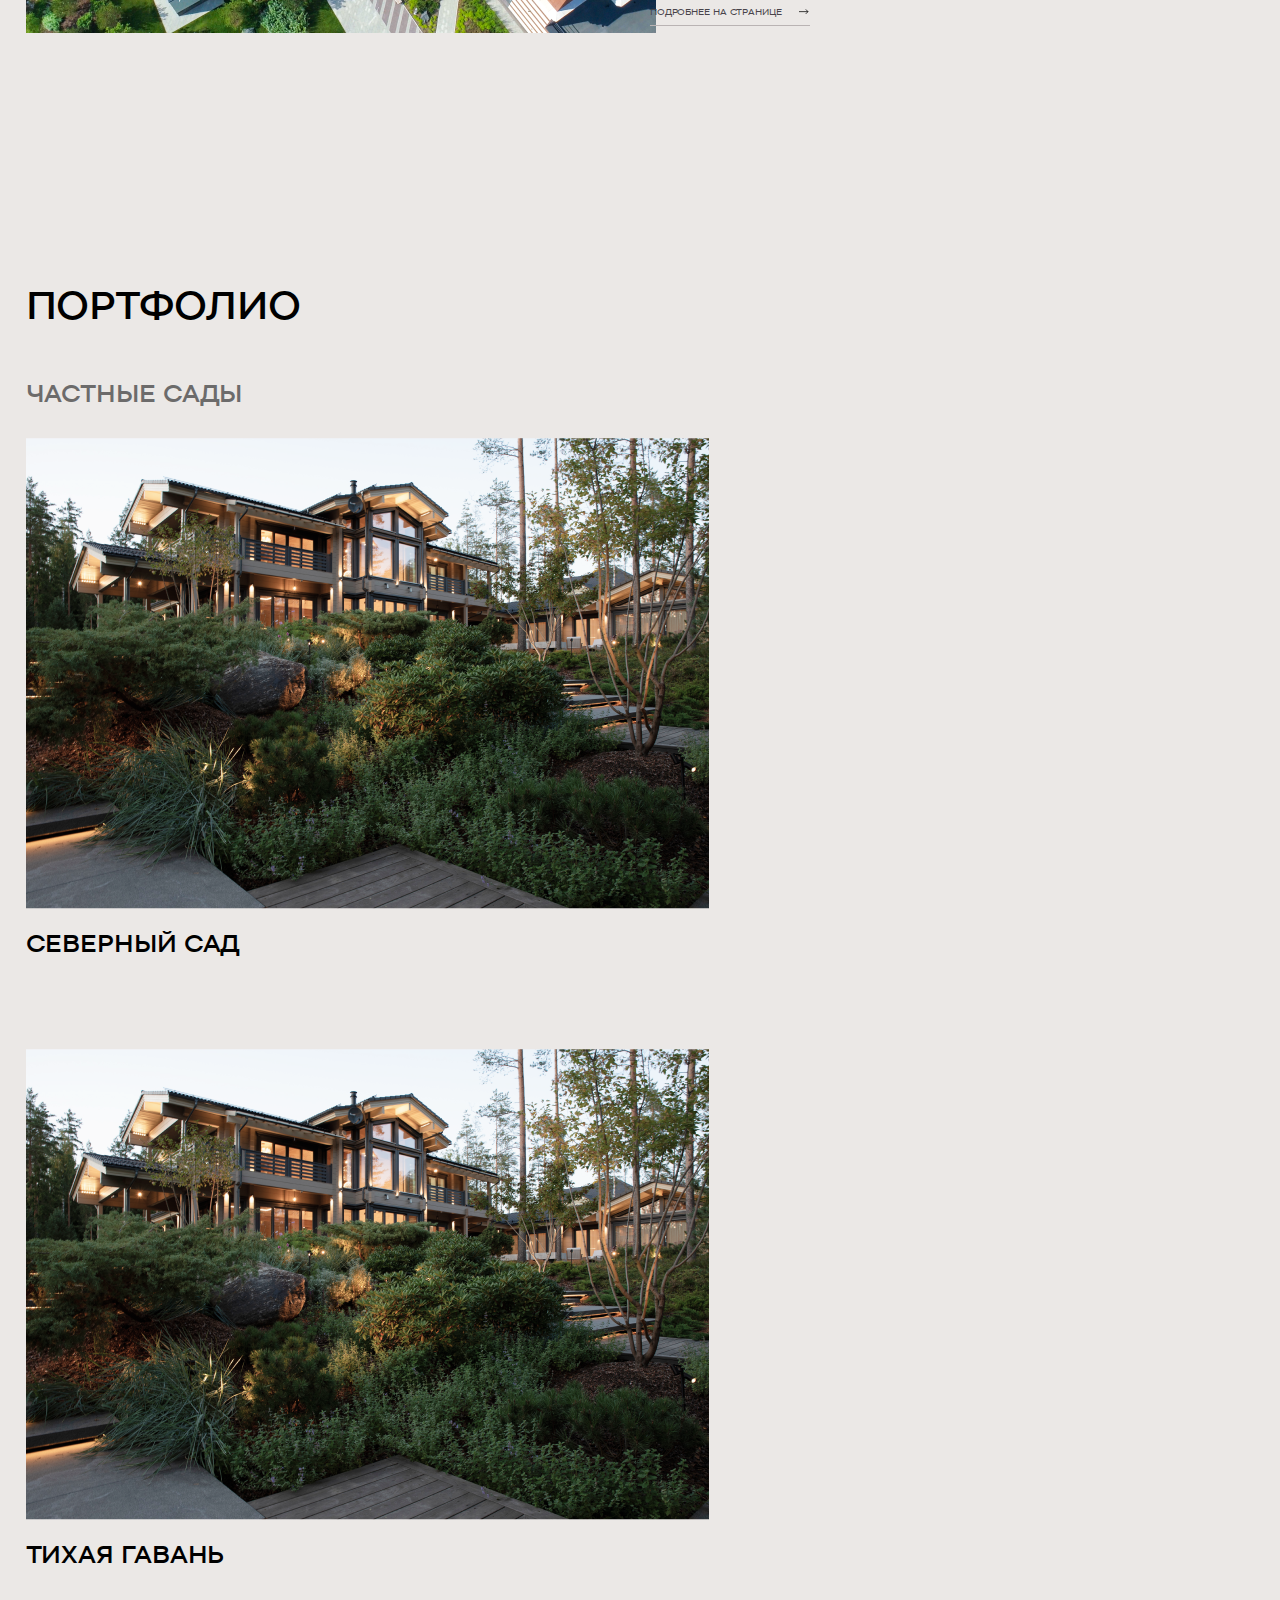
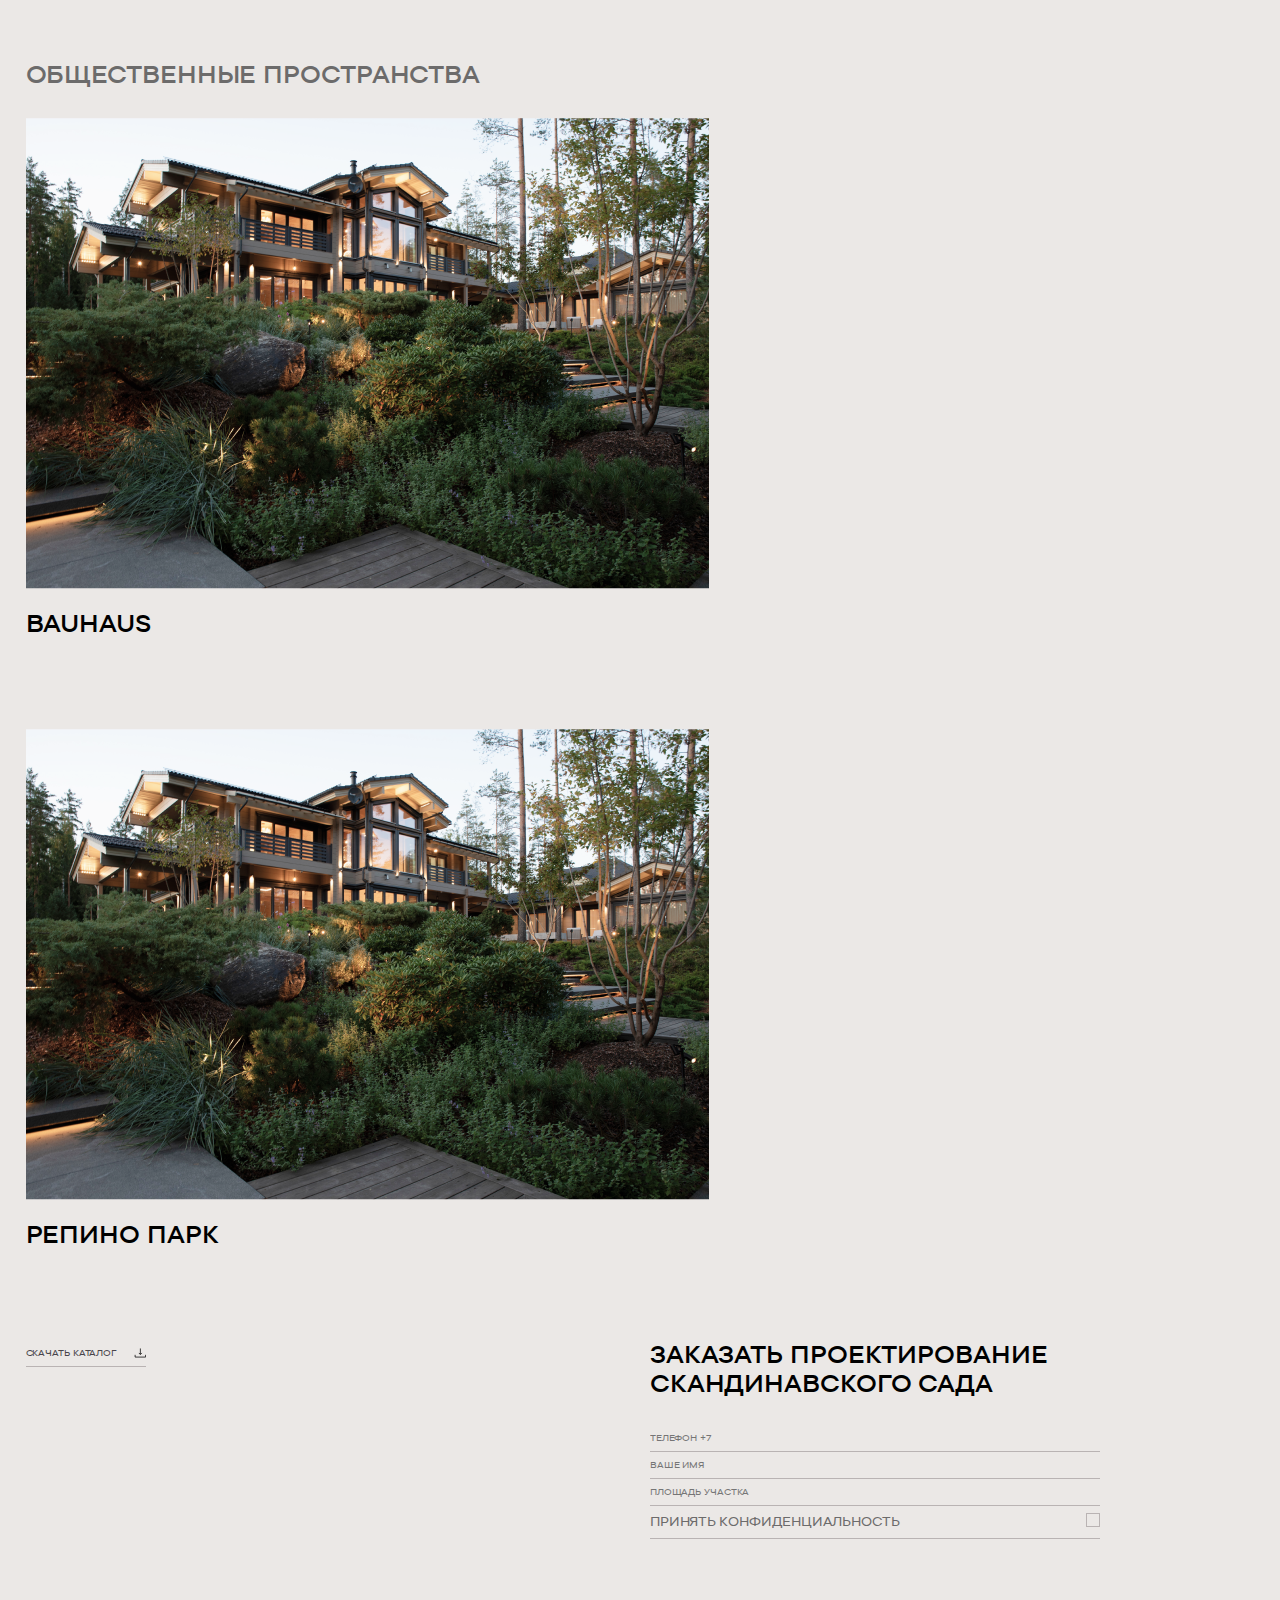
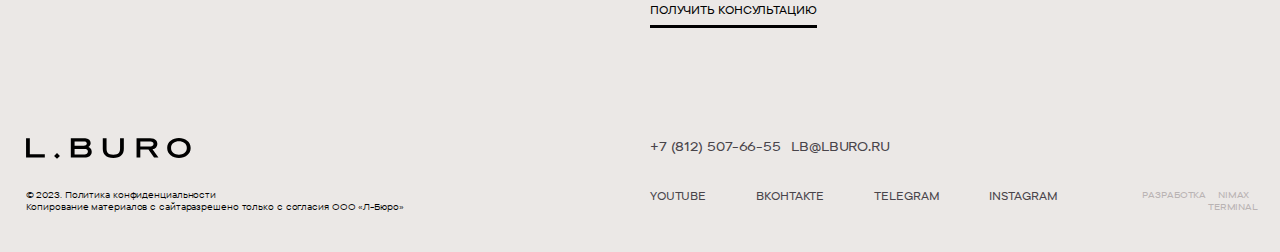
<file: services.html>
<html lang="en"><head>
	<meta charset="UTF-8">
	<!-- <meta name="viewport" content="width=device-width; initial-scale=1.0; maximum-scale=1.0; minimum-scale=1.0; user-scalable=no; target-densityDpi=device-dpi"> -->
	<title>L_B-U-R-O</title>
	<link rel="stylesheet" type="text/css" href="css/vars.css">
	<link rel="stylesheet" type="text/css" href="css/style.css">
	<link rel="stylesheet" type="text/css" href="css/media.css">
	<link rel="stylesheet" type="text/css" href="css/ordering.css">
	<link rel="icon" type="image/png" href="favicon.png">
</head>
<body>
	<header>
		<div class="wrap df jcsb ">
			<div class="l-col"><div class="logo"><img src="img/logo.svg" alt=""></div></div>
			<div class="r-col df jcsb">
				<nav class="df">
					<div class="menu_col df fdc aifs mr-100 w-140">
						<a class="menu_block mb-4 db fz-11 lh-120 menu_block_chosen" href="index.html">ГЛАВНАЯ</a>
						<a class="menu_block mb-4 db fz-11 lh-120" href="scandinavian_garden.html">СКАНДИНАВСКИЙ САД</a>
						<a class="menu_block mb-4 db fz-11 lh-120" href="team.html">КОМАНДА</a>
					</div>
					<div class="menu_col df fdc aifs">
						<a class="menu_block mb-4 db fz-11 lh-120" href="portfolio.html">ПОРТФОЛИО</a>
						<a class="menu_block mb-4 db fz-11 lh-120" href="services.html">УСЛУГИ</a>
						<a class="menu_block mb-4 db fz-11 lh-120" href="contacts.html">КОНТАКТЫ</a>
					</div>
				</nav>
				<div class="w-145 df jcsb ">
					<a href="#">ru</a>
					<a href="tel:+78125076655">+7&nbsp;(812)&nbsp;507-66-55</a>
				</div>
			</div>
		</div>
	</header>

	<section id="Promo" class="promo">
		<div class="wrap">
            <div class="l-col df fdc">
                <h1 class="mb-90 mt-190">Услуги.</h1>
                <p class="mb-80 w-690">L.BURO – ландшафтная студия полного цикла. Создание сада – длительный процесс, занимает минимум 2-3 сезона. Выбирая партнера в реализации вашей мечты о саде, проверьте, насколько вы совпадаете по ценностям, и уточните, как строится процесс работы.        </p>
            </div>
        </div>
    </section>

    <section>
        <div class="wrap df jcsb">
            <div class="l-col df fdc">
                <h2 class="mb-20">ЧАСТНЫЕ сады</h2>
                <h3 class="mb-50">Загородные дома и резиденции</h3>
                <p class="mxw-450 mb-70">L.BURO – ландшафтная студия полного цикла. Создание сада — длительный процесс, занимает минимум 2–3 сезона. Выбирая партнёра в реализации вашей мечты о саде, проверьте, насколько вы совпадаете по ценностям, и уточните, как строится процесс работы.
                    <br><br>
                    Подход L.BURO – открытость.
                </p>
				<a class="download_catalog see_more pr fz-9 p-7_5-0 bb-1-lg" href="/gardens.html">Подробнее на странице</a>
            </div>
            <div class="r-col">
                <img class="mxw-100p" src="img/private_gardens.png" alt="">
            </div>
        </div>
    </section>

    <section class="mt-130">
        <div class="wrap df jcsb">
            <div class="l-col">
                <img class="mxw-630 mxw-100p" src="img/public_spaces.png" alt="">
            </div>
            <div class="r-col df fdc">
                <h2 class="mb-20">ОБЩЕСТВЕННЫЕ ПРОСТРАНСТВА</h2>
                <h3 class="mb-50">Дворы жилых комплексов, территории коттеджных посёлков, парки, скверы, набережные и другие объекты</h3>
                <p class="mxw-450 mb-30">Задача L.BURO - создание комфортной, узнаваемой среды для человека, где он может отдохнуть и восстановить силы независимо от того, частный это сад или общественное пространство. 
                    <br><br>
                    Мы выполняем все стадии проектирования общественных пространств, начиная с концепции и заканчивая рабочей документацией и регламентом обслуживания. А также ведём авторский и технический надзор за реализацией проекта.</p>
				<a class="download_catalog see_more pr fz-9 p-7_5-0 bb-1-lg" href="/public_spaces.html">Подробнее на странице</a>
            </div>
        </div>
    </section>

    <section class="portfolio mt-250">
        <div class="wrap">
            <h2>портфолио</h2>
            <h3 class="mt-50 c-dg mb-30">ЧАСТНЫЕ САДЫ</h3>
        </div>
        
        <div class="wrap">
            <div class="df jcsb fww">
                <div class="portfolio_block">
                    <img src="img/portfolio1.png" alt="">
                    <div class="portfolio_block_info h-120">
                        <h3 class="portfolio_block_name">СЕВЕРНЫЙ&nbsp;САД</h3>
                    </div>
                </div>
                <div class="portfolio_block">
                    <img src="img/portfolio1.png" alt="">
                    <div class="portfolio_block_info h-120">
                        <h3 class="portfolio_block_name">ТИХАЯ ГАВАНЬ</h3>
                    </div>
                </div>
            </div>
        </div>
        <div class="wrap">
            <h3 class="c-dg mb-30">ОБЩЕСТВЕННЫЕ ПРОСТРАНСТВА</h3>
            <div class="df jcsb fww">
                <div class="portfolio_block">
                    <img src="img/portfolio1.png" alt="">
                    <div class="portfolio_block_info h-120">
                        <h3 class="portfolio_block_name">BAUHAUS</h3>
                    </div>
                </div>
                <div class="portfolio_block">
                    <img src="img/portfolio1.png" alt="">
                    <div class="portfolio_block_info h-120">
                        <h3 class="portfolio_block_name">РЕПИНО ПАРК</h3>
                    </div>
                </div>
            </div>
        </div>
    </section>



    <section class="ordering">
        <div class="wrap df jcsb">
			<div class="l-col df aifs">
				<a class="db pr w-120 bb-1-lg p-7_5-0 fw-m fz-9 lh-120 download_catalog" href="catalog.pdf" class="download-catalog" target="_blank" download="">Скачать каталог</a>
			</div>

			<div class="r-col df fdc ais">
                <h3>ЗАКАЗАТЬ ПРОЕКТИРОВАНИЕ<br/>СКАНДИНАВСКОГО САДА</h3>
                <form class="ordering_form df fdc ais" action="/mail/project.php">
                    <input type="tel" name="phone" placeholder="телефон +7" class="required">
                    <input type="text" name="name" placeholder="ваше&nbsp;имя" class="required">
                    <input type="text" name="square" placeholder="площадь участка" class="required">
                    <div class="ordering_check">
                        <div class="check-name">Принять конфиденциальность</div>
                        <input id="check-project" type="checkbox" name="check" hidden="" class="required">
                        <label for="check-project"></label>
                    </div>
                    <div class="op-0">Пожалуйста, заполните все обязательные поля</div>
                    <input class="asfs" type="submit" value="Получить консультацию">
        
                </form>
			</div>
        </div>
    </section>







	<footer>
		<div class="wrap df jcsb">
			<div class="l-col fdc">
				<img class="footer_logo" src="img/logo.svg" alt="">
			</div>
			<div class="r-col">
				<div class="footer_contacts">
					<a href="tel:+78125076655">+7&nbsp;(812)&nbsp;507-66-55</a><br/>
					<a href="mailto:lb@lburo.ru">lb@lburo.ru</a>
				</div>
			</div>
		</div>
		<div class="wrap df jcsb">
			<div class="l-col">
				<div class="copyright">© 2023. Политика конфиденциальности<br/>
					Копирование материалов с сайтаразрешено только с согласия ООО «Л-Бюро»</div>
			</div>
			<div class="r-col df jcsb">
				<div class="footer_soc_list df">
					<div class="footer_soc"><a href="https://www.youtube.com/channel/UC5FNJGqJeMxqnwFnIz5Bm9A" target="_blank">YouTube</a></div>
					<div class="footer_soc"><a href="https://vk.com/lburo" target="_blank">ВKонтакте</a></div>
					<div class="footer_soc"><a href="https://t.me/lburo" target="_blank">TELEGRAM</a></div>
					<div class="footer_soc"><a href="https://www.instagram.com/lburo/" target="_blank">instagram</a></div>
				</div>
				<div class="footer_designer">
					Разработка&nbsp;&nbsp;&nbsp;
					<a href="https://www.nimax.ru/" target="_blank">NIMAX</a>&nbsp;&nbsp;&nbsp;
					<a href="https://www.terminaldesign.ru/" target="_blank">Terminal</a>
				</div>
			</div>
		</div>
	</footer>

</body>
</html>
</file>
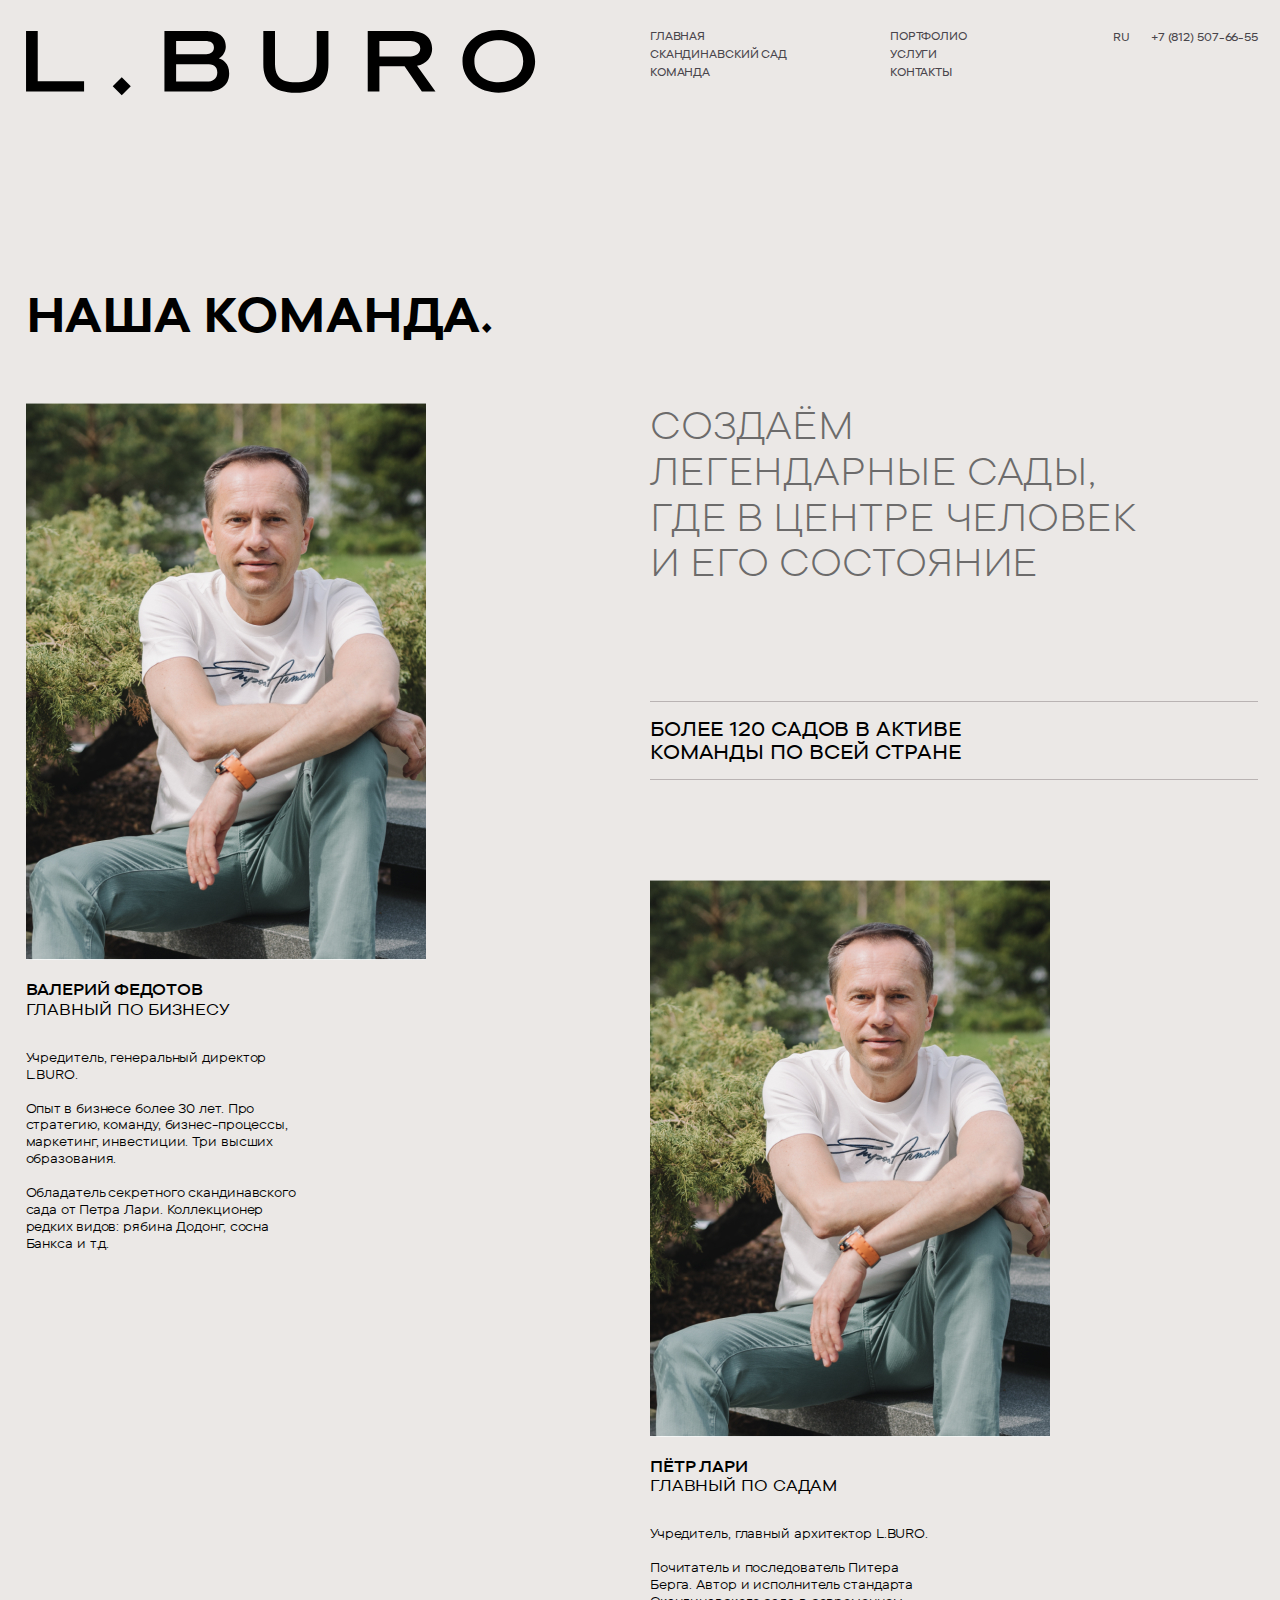
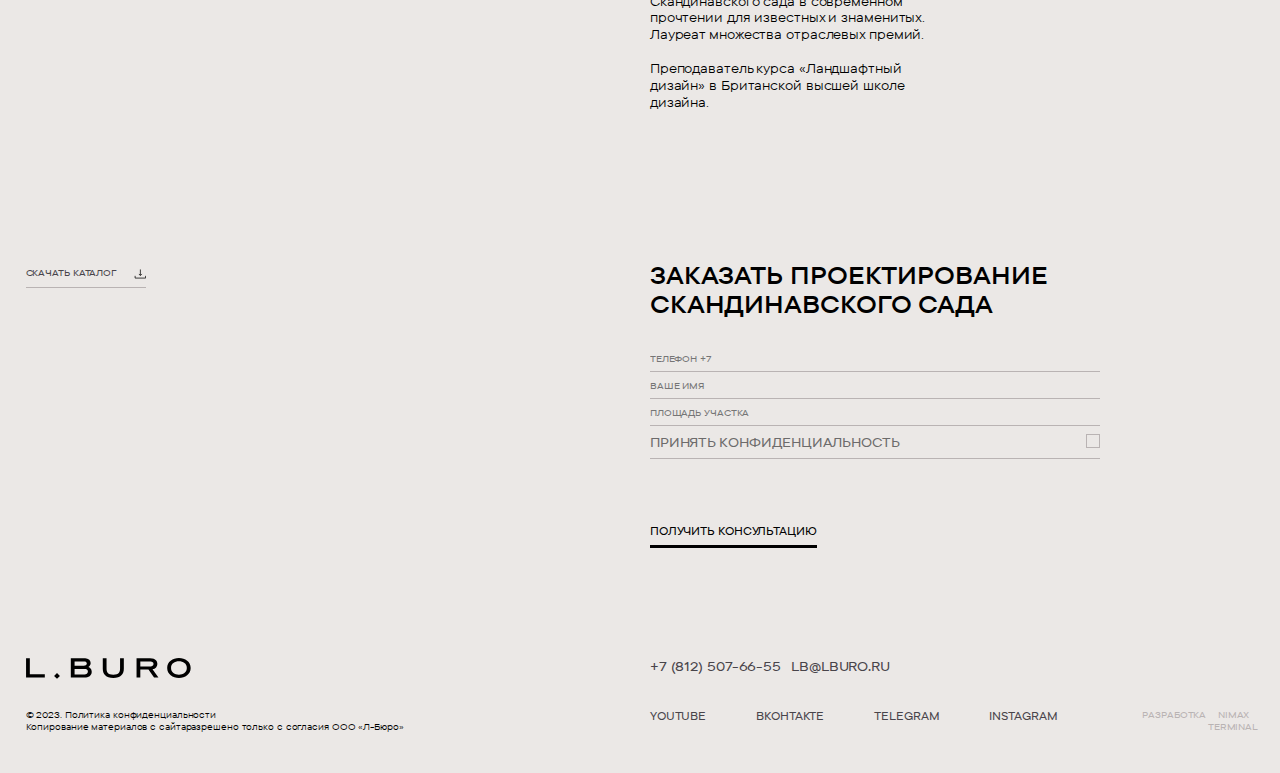
<file: team.html>
<html lang="en"><head>
	<meta charset="UTF-8">
	<!-- <meta name="viewport" content="width=device-width; initial-scale=1.0; maximum-scale=1.0; minimum-scale=1.0; user-scalable=no; target-densityDpi=device-dpi"> -->
	<title>L_B-U-R-O</title>
	<link rel="stylesheet" type="text/css" href="css/vars.css">
	<link rel="stylesheet" type="text/css" href="css/style.css">
	<link rel="stylesheet" type="text/css" href="css/index.css">
	<link rel="stylesheet" type="text/css" href="css/media.css">
	<link rel="stylesheet" type="text/css" href="css/ordering.css">
	<script async type="text/javascript" src="js/scr.js"></script>
	<link rel="icon" type="image/png" href="favicon.png">
</head>
<body>
	<header>
		<div class="wrap df jcsb ">
			<div class="l-col"><div class="logo"><img src="img/logo.svg" alt=""></div></div>
			<div class="r-col df jcsb">
				<nav class="df">
					<div class="menu_col df fdc aifs mr-100 w-140">
						<a class="menu_block mb-4 db fz-11 lh-120 menu_block_chosen" href="index.html">ГЛАВНАЯ</a>
						<a class="menu_block mb-4 db fz-11 lh-120" href="scandinavian_garden.html">СКАНДИНАВСКИЙ САД</a>
						<a class="menu_block mb-4 db fz-11 lh-120" href="team.html">КОМАНДА</a>
					</div>
					<div class="menu_col df fdc aifs">
						<a class="menu_block mb-4 db fz-11 lh-120" href="portfolio.html">ПОРТФОЛИО</a>
						<a class="menu_block mb-4 db fz-11 lh-120" href="services.html">УСЛУГИ</a>
						<a class="menu_block mb-4 db fz-11 lh-120" href="contacts.html">КОНТАКТЫ</a>
					</div>
				</nav>
				<div class="w-145 df jcsb ">
					<a href="#">ru</a>
					<a href="tel:+78125076655">+7&nbsp;(812)&nbsp;507-66-55</a>
				</div>
			</div>
		</div>
	</header>


	<section id="Promo" class="promo">
		<div class="df jcsb wrap mt-160 ">
			<h1 class="mb-60">наша КОМАНДА.</h1>
		</div>
    </section>

	<section>
		<div class="wrap df jcsb">
			<div class="l-col">
				<img src="img/team_VF.jpg" alt="">
				<h4 class="mt-20 mxw-400 ">ВАЛЕРИЙ ФЕДОТОВ</h4>
				<h4 class="fw-n mb-30 mxw-400">ГЛАВНЫЙ ПО БИЗНЕСУ</h4>
				<p class="mxw-280">
					Учредитель,&nbsp;генеральный директор L.BURO.<br>
					<br>
					Опыт в бизнесе более 30 лет. Про стратегию, команду, бизнес-процессы, маркетинг, инвестиции. Три высших образования.<br>
					<br>
					Обладатель секретного скандинавского сада от Петра Лари. Коллекционер редких видов: рябина Додонг, сосна Банкса и т.д.
				</p>
			</div>
			<div class="r-col">
				<h2 class="mb-115 c-dg fw-l mxw-505">Создаём легендарные сады, где в центре человек и его состояние</h2>
				<h3 class="mwx-450 pt-15 pb-15 bb-1-lg bt-1-lg fz-19_5 fw-m mb-100">более 120 садов в активе<br> команды по всей стране</h3>
				<img src="img/team_VF.jpg" alt="">
				<h4 class="mt-20 mxw-400 ">ПЁТР ЛАРИ</h4>
				<h4 class="fw-n mb-30 mxw-400">ГЛАВНЫЙ ПО САДАМ</h4>
				<p class="mxw-280">
					Учредитель, главный архитектор L.BURO.<br>
					<br>
					Почитатель и последователь Питера Берга. Автор и исполнитель стандарта Скандинавского сада в современном прочтении для известных и знаменитых. Лауреат множества отраслевых премий. <br>
					<br>
					Преподаватель курса «Ландшафтный дизайн» в Британской высшей школе дизайна.
				</p>
			</div>
		</div>
	</section>
    
	


    <section class="ordering mt-150">
        <div class="wrap df jcsb">
			<div class="l-col df aifs">
				<a class="db pr w-120 bb-1-lg p-7_5-0 fw-m fz-9 lh-120 download_catalog" href="catalog.pdf" class="download-catalog" target="_blank" download="">Скачать каталог</a>
			</div>

			<div class="r-col df fdc ais">
                <h3>ЗАКАЗАТЬ ПРОЕКТИРОВАНИЕ<br/>СКАНДИНАВСКОГО САДА</h3>
                <form class="ordering_form df fdc ais" action="/mail/project.php">
                    <input type="tel" name="phone" placeholder="телефон +7" class="required">
                    <input type="text" name="name" placeholder="ваше&nbsp;имя" class="required">
                    <input type="text" name="square" placeholder="площадь участка" class="required">
                    <div class="ordering_check">
                        <div class="check-name">Принять конфиденциальность</div>
                        <input id="check-project" type="checkbox" name="check" hidden="" class="required">
                        <label for="check-project"></label>
                    </div>
                    <div class="op-0">Пожалуйста, заполните все обязательные поля</div>
                    <input class="asfs" type="submit" value="Получить консультацию">
                </form>
			</div>
        </div>
    </section>


	<footer>
		<div class="wrap df jcsb">
			<div class="l-col fdc">
				<img class="footer_logo" src="img/logo.svg" alt="">
			</div>
			<div class="r-col">
				<div class="footer_contacts">
					<a href="tel:+78125076655">+7&nbsp;(812)&nbsp;507-66-55</a><br/>
					<a href="mailto:lb@lburo.ru">lb@lburo.ru</a>
				</div>
			</div>
		</div>
		<div class="wrap df jcsb">
			<div class="l-col">
				<div class="copyright">© 2023. Политика конфиденциальности<br/>
					Копирование материалов с сайтаразрешено только с согласия ООО «Л-Бюро»</div>
			</div>
			<div class="r-col df jcsb">
				<div class="footer_soc_list df">
					<div class="footer_soc"><a href="https://www.youtube.com/channel/UC5FNJGqJeMxqnwFnIz5Bm9A" target="_blank">YouTube</a></div>
					<div class="footer_soc"><a href="https://vk.com/lburo" target="_blank">ВKонтакте</a></div>
					<div class="footer_soc"><a href="https://t.me/lburo" target="_blank">TELEGRAM</a></div>
					<div class="footer_soc"><a href="https://www.instagram.com/lburo/" target="_blank">instagram</a></div>
				</div>
				<div class="footer_designer">
					Разработка&nbsp;&nbsp;&nbsp;
					<a href="https://www.nimax.ru/" target="_blank">NIMAX</a>&nbsp;&nbsp;&nbsp;
					<a href="https://www.terminaldesign.ru/" target="_blank">Terminal</a>
				</div>
			</div>
		</div>
	</footer>

</body>
</html>
</file>
<file: css/vars.css>
:root {
	--color-black: black;
	--color-dark-gray: #6C6B6B;
	--color-light-gray: #B9B3B3;

	--fz-text: 13px;
	--fz-text-lead: 19.5px;
	--fz-text-small-caps: 11px;
	--fz-text-small: 9px;
	--fz-text-link: 9px;
	--fz-text-Bullet-point: 13px;
	--lh-text: 1.3;
	--lh-other: 1.2;
	--lh-Bullet-point: 1.3;
}

.fw-l{font-weight: 300;}
.fw-r{font-weight: 400;}
.fw-n{font-weight: 450;}
.fw-m{font-weight: 500;}
.fw-db{font-weight: 600;}
.fw-b{font-weight: 700;}
.fz-13{font-size: 13px;}
.fz-19_5{font-size: 19.5px;}
.fz-11{font-size: 11px;}
.fz-9{font-size: 9px;}
.fz-38{font-size: 38px;}
.fz-24{font-size: 24px;}
.c-dg{color: #6C6B6B}
.c-lg{color: #B9B3B3}
.c-b{color: #000;}
.lh-130{line-height: 1.3;}
.lh-120{line-height: 1.2;}
</file>
<file: css/style.css>
@import "/fonts/stylesheet.css" all;
/* TT Commons Pro Expanded 300, 400, 500, 600 */

html,body{width: 100%; margin: 0; padding: 0;}
.wrap{margin: 0 auto; max-width: 1380px; width: 96%;}
.wrap_else{margin: 0 auto; max-width: 1440px; width: 90%;}
p, h1, h2, h3, h4, h5{-webkit-margin-before: 0; -webkit-margin-after: 0; margin: 0; padding: 0;}


*::selection{background-color: rgba(72,68,74,.6);}
body, a, h1, h2, h3, h4, input, textarea, button, input::placeholder, textarea::placeholder{font-family: "TT Commons Pro Expanded", Arial, sans-serif;}
body{
	font-size: var(--fz-text);
	line-height: var(--lh-text);
    color: var(--color-black);
    overflow-x: hidden;
	background-color: #EBE8E6;
	letter-spacing: -.1;
}
a, button{
	font-size: var(--fz-text-small-caps);
	line-height: var(--lh-text);
	text-transform: uppercase;
	font-weight: 500;
	display: block;
	letter-spacing: -.1;
}
body > section, footer, header{float: left; width: 100%;}
a{text-decoration: none; color: #48444A; border-bottom: 1px solid transparent; transition: .3s;}
a:hover{border-bottom: 1px solid #B9B3B3;}
form{margin: 0;}
input{
    background: none;
    border: none;
    outline: none;
	letter-spacing: -.1;
}
h1, h2, h3, h4, h5{text-transform: uppercase; line-height: var(--lh-other);}
h1{
	font-family: "TT Commons Pro Expanded";
	font-size: 48px;
	font-weight: 700;
	text-transform: uppercase;}
h2{
	font-size: 38px;
	font-weight: 600;
}
h2.type2{
	font-weight: 300;
	color: #6C6B6B;
	width: 450px;
}
h3{
	font-size: 24px;
	font-weight: 600;
}
h4{
	font-size: 16px;
	font-weight: 600;
	letter-spacing: -.1;
}
img{max-width: 100%;}
/* h1:last-of-type:after {
    content: ".";
	font-weight: 700;} */

.l-col, .r-col{
	max-width: 682px;
	width: 49.5%;
	min-width: 49.5%;}
.r-col{margin-left: 16px;}
.col4{width: 25%;}

.pr{position: relative;}
.pa{position: absolute;}
.l-0{left: 0;}.r-0{right: 0;}.t-0{top: 0;}.b-0{bottom: 0;}
.l-1{left: 1px;}.r-1{right: 1px;}.t-1{top: 1px;}.b-1{bottom: 1px;}

.op-0{opacity: 0;}
.db{display: block;}
.df{display: flex;}
.fdc{flex-direction: column;}
.asfe{align-self: flex-end;}
.asfs{align-self: flex-start;}
.aife{align-items: flex-end;}
.aifs{align-items: flex-start;}
.aic{align-items: center;}
.ais{align-items: stretch;}
.jcsb{justify-content: space-between;}
.jcfs{justify-content: flex-start;}
.jcfe{justify-content: flex-end;}
.jcc{justify-content: center;}
.fww{flex-wrap: wrap;}

.bs-bb{box-sizing: border-box;}

.tar{text-align: right;}
.tal{text-align: left;}
.tac{text-align: center;}

.mnw-100p{min-width: 100%;}
.mnw-50p{min-width: 50%;}

.mxw-100p{max-width: 100%;}
.mxw-50p{max-width: 50%;}
.mxw-33p{max-width: 33.4%;}
.mxw-25p{max-width: 25%;}

.w-25p{width: 25%;}
.w-50p{width: 50%;}

.mxw-265{max-width: 265px;}
.mxw-280{max-width: 280px;}
.mxw-340{max-width: 340px;}
.mxw-350{max-width: 350px;}
.mxw-360{max-width: 360px;}
.mxw-370{max-width: 370px;}
.mxw-380{max-width: 380px;}
.mxw-400{max-width: 400px;}
.mxw-450{max-width: 450px;}
.mxw-505{max-width: 505px;}
.mxw-550{max-width: 550px;}
.mxw-630{max-width: 630px;}

.w-400{width: 400px;}
.w-265{width: 265px;}
.w-240{width: 265px;}
.w-120{width: 120px;}
.w-135{width: 135px;}
.w-140{width: 140px;}
.w-145{width: 145px;}

.w-12_5{width: 12.5px;}
.h-12_5{height: 12.5px;}

.p-1{padding: 1px;} .p-2{padding: 2px;} .p-3{padding: 3px;} .p-4{padding: 4px;} .p-5{padding: 5px;} .p-6{padding: 6px;} .p-7{padding: 7px;} .p-8{padding: 8px;} .p-9{padding: 9px;} .p-10{padding: 10px;} .p-11{padding: 11px;} .p-12{padding: 12px;} .p-13{padding: 13px;} .p-14{padding: 14px;} .p-15{padding: 15px;}

.pt-0{padding-top: 0px;}     .pr-0{padding-right: 0px;}     .pb-0{padding-bottom: 0;}     .pl-0{padding-left: 0px;}
.pt-5{padding-top: 5px;}     .pr-5{padding-right: 5px;}     .pb-5{padding-bottom: 5;}     .pl-5{padding-left: 5px;}
.pt-10{padding-top: 10px;}   .pr-10{padding-right: 10px;}   .pb-10{padding-bottom: 10;}   .pl-10{padding-left: 10px;}
.pt-15{padding-top: 15px;}   .pr-15{padding-right: 15px;}   .pb-15{padding-bottom: 15;}   .pl-15{padding-left: 15px;}
.pt-20{padding-top: 20px;}   .pr-20{padding-right: 20px;}   .pb-20{padding-bottom: 20;}   .pl-20{padding-left: 20px;}
.pt-25{padding-top: 25px;}   .pr-25{padding-right: 25px;}   .pb-25{padding-bottom: 25;}   .pl-25{padding-left: 25px;}
.pt-30{padding-top: 30px;}   .pr-30{padding-right: 30px;}   .pb-30{padding-bottom: 30;}   .pl-30{padding-left: 30px;}
.pt-35{padding-top: 35px;}   .pr-35{padding-right: 35px;}   .pb-35{padding-bottom: 35;}   .pl-35{padding-left: 35px;}
.pt-40{padding-top: 40px;}   .pr-40{padding-right: 40px;}   .pb-40{padding-bottom: 40;}   .pl-40{padding-left: 40px;}
.pt-45{padding-top: 45px;}   .pr-45{padding-right: 45px;}   .pb-45{padding-bottom: 45;}   .pl-45{padding-left: 45px;}
.pt-50{padding-top: 50px;}   .pr-50{padding-right: 50px;}   .pb-50{padding-bottom: 50;}   .pl-50{padding-left: 50px;}
.pt-55{padding-top: 55px;}   .pr-55{padding-right: 55px;}   .pb-55{padding-bottom: 55;}   .pl-55{padding-left: 55px;}
.pt-60{padding-top: 60px;}   .pr-60{padding-right: 60px;}   .pb-60{padding-bottom: 60;}   .pl-60{padding-left: 60px;}

.mt--10{margin-top: -10px;} .mr--10{margin-right: -10px;} .mb--10{margin-bottom: -10;} .ml--10{margin-left: -10px;}
.mt--9{margin-top: -9px;}   .mr--9{margin-right: -9px;}   .mb--9{margin-bottom: -9;}   .ml--9{margin-left: -9px;}
.mt--8{margin-top: -8px;}   .mr--8{margin-right: -8px;}   .mb--8{margin-bottom: -8;}   .ml--8{margin-left: -8px;}
.mt--7{margin-top: -7px;}   .mr--7{margin-right: -7px;}   .mb--7{margin-bottom: -7;}   .ml--7{margin-left: -7px;}
.mt--6{margin-top: -6px;}   .mr--6{margin-right: -6px;}   .mb--6{margin-bottom: -6;}   .ml--6{margin-left: -6px;}
.mt--5{margin-top: -5px;}   .mr--5{margin-right: -5px;}   .mb--5{margin-bottom: -5;}   .ml--5{margin-left: -5px;}
.mt--4{margin-top: -4px;}   .mr--4{margin-right: -4px;}   .mb--4{margin-bottom: -4;}   .ml--4{margin-left: -4px;}
.mt--3{margin-top: -3px;}   .mr--3{margin-right: -3px;}   .mb--3{margin-bottom: -3;}   .ml--3{margin-left: -3px;}
.mt--2{margin-top: -2px;}   .mr--2{margin-right: -2px;}   .mb--2{margin-bottom: -2;}   .ml--2{margin-left: -2px;}
.mt--1{margin-top: -1px;}   .mr--1{margin-right: -1px;}   .mb--1{margin-bottom: -1;}   .ml--1{margin-left: -1px;}
.mt-1{margin-top: 1px;}     .mr-1{margin-right: 1px;}     .mb-1{margin-bottom: 1;}     .ml-1{margin-left: 1px;}
.mt-2{margin-top: 2px;}     .mr-2{margin-right: 2px;}     .mb-2{margin-bottom: 2;}     .ml-2{margin-left: 2px;}
.mt-3{margin-top: 3px;}     .mr-3{margin-right: 3px;}     .mb-3{margin-bottom: 3;}     .ml-3{margin-left: 3px;}
.mt-4{margin-top: 4px;}     .mr-4{margin-right: 4px;}     .mb-4{margin-bottom: 4;}     .ml-4{margin-left: 4px;}
.mt-5{margin-top: 5px;}     .mr-5{margin-right: 5px;}     .mb-5{margin-bottom: 5;}     .ml-5{margin-left: 5px;}
.mt-6{margin-top: 6px;}     .mr-6{margin-right: 6px;}     .mb-6{margin-bottom: 6;}     .ml-6{margin-left: 6px;}
.mt-7{margin-top: 7px;}     .mr-7{margin-right: 7px;}     .mb-7{margin-bottom: 7;}     .ml-7{margin-left: 7px;}
.mt-8{margin-top: 8px;}     .mr-8{margin-right: 8px;}     .mb-8{margin-bottom: 8;}     .ml-8{margin-left: 8px;}
.mt-9{margin-top: 9px;}     .mr-9{margin-right: 9px;}     .mb-9{margin-bottom: 9;}     .ml-9{margin-left: 9px;}
.mt-10{margin-top: 10px;}   .mr-10{margin-right: 10px;}   .mb-10{margin-bottom: 10;}   .ml-10{margin-left: 10px;}
.mt-15{margin-top: 15px;}   .mr-15{margin-right: 15px;}   .mb-15{margin-bottom: 15;}   .ml-15{margin-left: 15px;}
.mt-20{margin-top: 20px;}   .mr-20{margin-right: 20px;}   .mb-20{margin-bottom: 20;}   .ml-20{margin-left: 20px;}
.mt-25{margin-top: 25px;}   .mr-25{margin-right: 25px;}   .mb-25{margin-bottom: 25;}   .ml-25{margin-left: 25px;}
.mt-30{margin-top: 30px;}   .mr-30{margin-right: 30px;}   .mb-30{margin-bottom: 30;}   .ml-30{margin-left: 30px;}
.mt-35{margin-top: 35px;}   .mr-35{margin-right: 35px;}   .mb-35{margin-bottom: 35;}   .ml-35{margin-left: 35px;}
.mt-40{margin-top: 40px;}   .mr-40{margin-right: 40px;}   .mb-40{margin-bottom: 40;}   .ml-40{margin-left: 40px;}
.mt-45{margin-top: 45px;}   .mr-45{margin-right: 45px;}   .mb-45{margin-bottom: 45;}   .ml-45{margin-left: 45px;}
.mt-50{margin-top: 50px;}   .mr-50{margin-right: 50px;}   .mb-50{margin-bottom: 50;}   .ml-50{margin-left: 50px;}
.mt-55{margin-top: 55px;}   .mr-55{margin-right: 55px;}   .mb-55{margin-bottom: 55;}   .ml-55{margin-left: 55px;}
.mt-60{margin-top: 60px;}   .mr-60{margin-right: 60px;}   .mb-60{margin-bottom: 60;}   .ml-60{margin-left: 60px;}
.mt-65{margin-top: 65px;}   .mr-65{margin-right: 65px;}   .mb-65{margin-bottom: 65;}   .ml-65{margin-left: 65px;}
.mt-70{margin-top: 70px;}   .mr-70{margin-right: 70px;}   .mb-70{margin-bottom: 70;}   .ml-70{margin-left: 70px;}
.mt-75{margin-top: 75px;}   .mr-75{margin-right: 75px;}   .mb-75{margin-bottom: 75;}   .ml-75{margin-left: 75px;}
.mt-80{margin-top: 80px;}   .mr-80{margin-right: 80px;}   .mb-80{margin-bottom: 80;}   .ml-80{margin-left: 80px;}
.mt-85{margin-top: 85px;}   .mr-85{margin-right: 85px;}   .mb-85{margin-bottom: 85;}   .ml-85{margin-left: 85px;}
.mt-90{margin-top: 90px;}   .mr-90{margin-right: 90px;}   .mb-90{margin-bottom: 90;}   .ml-90{margin-left: 90px;}
.mt-95{margin-top: 95px;}   .mr-95{margin-right: 95px;}   .mb-95{margin-bottom: 95;}   .ml-95{margin-left: 95px;}
.mt-100{margin-top: 100px;} .mr-100{margin-right: 100px;} .mb-100{margin-bottom: 100;} .ml-100{margin-left: 100px;}
.mt-105{margin-top: 105px;} .mr-105{margin-right: 105px;} .mb-105{margin-bottom: 105;} .ml-105{margin-left: 105px;}
.mt-110{margin-top: 110px;} .mr-110{margin-right: 110px;} .mb-110{margin-bottom: 110;} .ml-110{margin-left: 110px;}
.mt-115{margin-top: 115px;} .mr-115{margin-right: 115px;} .mb-115{margin-bottom: 115;} .ml-115{margin-left: 115px;}
.mt-120{margin-top: 120px;} .mr-120{margin-right: 120px;} .mb-120{margin-bottom: 120;} .ml-120{margin-left: 120px;}
.mt-125{margin-top: 125px;} .mr-125{margin-right: 125px;} .mb-125{margin-bottom: 125;} .ml-125{margin-left: 125px;}
.mt-130{margin-top: 130px;} .mr-130{margin-right: 130px;} .mb-130{margin-bottom: 130;} .ml-130{margin-left: 130px;}
.mt-135{margin-top: 135px;} .mr-135{margin-right: 135px;} .mb-135{margin-bottom: 135;} .ml-135{margin-left: 135px;}
.mt-140{margin-top: 140px;} .mr-140{margin-right: 140px;} .mb-140{margin-bottom: 140;} .ml-140{margin-left: 140px;}
.mt-145{margin-top: 145px;} .mr-145{margin-right: 145px;} .mb-145{margin-bottom: 145;} .ml-145{margin-left: 145px;}
.mt-150{margin-top: 150px;} .mr-150{margin-right: 150px;} .mb-150{margin-bottom: 150;} .ml-150{margin-left: 150px;}
.mt-155{margin-top: 155px;} .mr-155{margin-right: 155px;} .mb-155{margin-bottom: 155;} .ml-155{margin-left: 155px;}
.mt-160{margin-top: 160px;} .mr-160{margin-right: 160px;} .mb-160{margin-bottom: 160;} .ml-160{margin-left: 160px;}
.mt-165{margin-top: 165px;} .mr-165{margin-right: 165px;} .mb-165{margin-bottom: 165;} .ml-165{margin-left: 165px;}
.mt-170{margin-top: 170px;} .mr-170{margin-right: 170px;} .mb-170{margin-bottom: 170;} .ml-170{margin-left: 170px;}
.mt-175{margin-top: 175px;} .mr-175{margin-right: 175px;} .mb-175{margin-bottom: 175;} .ml-175{margin-left: 175px;}
.mt-180{margin-top: 180px;} .mr-180{margin-right: 180px;} .mb-180{margin-bottom: 180;} .ml-180{margin-left: 180px;}
.mt-185{margin-top: 185px;} .mr-185{margin-right: 185px;} .mb-185{margin-bottom: 185;} .ml-185{margin-left: 185px;}
.mt-190{margin-top: 190px;} .mr-190{margin-right: 190px;} .mb-190{margin-bottom: 190;} .ml-190{margin-left: 190px;}
.mt-195{margin-top: 195px;} .mr-195{margin-right: 195px;} .mb-195{margin-bottom: 195;} .ml-195{margin-left: 195px;}
.mt-200{margin-top: 200px;} .mr-200{margin-right: 200px;} .mb-200{margin-bottom: 200;} .ml-200{margin-left: 200px;}
.mt-205{margin-top: 205px;} .mr-205{margin-right: 205px;} .mb-205{margin-bottom: 205;} .ml-205{margin-left: 205px;}
.mt-210{margin-top: 210px;} .mr-210{margin-right: 210px;} .mb-210{margin-bottom: 210;} .ml-210{margin-left: 210px;}
.mt-215{margin-top: 215px;} .mr-215{margin-right: 215px;} .mb-215{margin-bottom: 215;} .ml-215{margin-left: 215px;}
.mt-220{margin-top: 220px;} .mr-220{margin-right: 220px;} .mb-220{margin-bottom: 220;} .ml-220{margin-left: 220px;}
.mt-225{margin-top: 225px;} .mr-225{margin-right: 225px;} .mb-225{margin-bottom: 225;} .ml-225{margin-left: 225px;}
.mt-230{margin-top: 230px;} .mr-230{margin-right: 230px;} .mb-230{margin-bottom: 230;} .ml-230{margin-left: 230px;}
.mt-235{margin-top: 235px;} .mr-235{margin-right: 235px;} .mb-235{margin-bottom: 235;} .ml-235{margin-left: 235px;}
.mt-240{margin-top: 240px;} .mr-240{margin-right: 240px;} .mb-240{margin-bottom: 240;} .ml-240{margin-left: 240px;}
.mt-245{margin-top: 245px;} .mr-245{margin-right: 245px;} .mb-245{margin-bottom: 245;} .ml-245{margin-left: 245px;}
.mt-250{margin-top: 250px;} .mr-250{margin-right: 250px;} .mb-250{margin-bottom: 250;} .ml-250{margin-left: 250px;}
.mt-300{margin-top: 300px;} .mr-300{margin-right: 300px;} .mb-300{margin-bottom: 300;} .ml-300{margin-left: 300px;}
.mt-325{margin-top: 325px;} .mr-325{margin-right: 325px;} .mb-325{margin-bottom: 325;} .ml-325{margin-left: 325px;}

.ovf-h{overflow: hidden;}
.p-7_5-0{padding: 7.5px 0;}
.bb-1-lg{border-bottom: 1px solid #B9B3B3;}
.bb-3-b{border-bottom: 3px solid #000;}
.bt-1-lg{border-top: 1px solid #B9B3B3;}
.tt-u{text-transform: uppercase;}
.h-120{height: 120px;}
.h-180{height: 180px;}
.bg-arrow_up{background-image: url(../img/icon/arrow_up.svg);}
.bgpx-r{background-position-x: right}
.bgpy-c{background-position-y: center}
.bgpy-t{background-position-y: top}
.bgr-nr{background-repeat: no-repeat;}
.bgc-dl{background-color: #858B76;}
.bgc-ll{background-color: #DBDCD7;}
.bgc-lb{background-color: #CCD7E0;}
.bgc-w{background-color: #fff;}
.bgc-g{background-color: #A6A5A5;}
.bgc-p{background-color: #F1C8BF;}

header{
    width: 100%;
    margin: 30px auto;}
.logo{
    max-width: 510px;
	margin-right: auto;}
.logo img{
    width: 100%;}
.menu_wrap{
	min-width: 50%;}

section.promo{}
.catalog_categories{
	display: flex;
	flex-direction: column;
	color: var(--color-dark-gray);
	width: 360px;}
.catalog_categories_block{
	border-bottom: 1px solid var(--color-light-gray);
	font-size: var(--fz-text-small-caps);
	padding-bottom: 5.5px;
	padding-top: 7.5px;}
.download_catalog:after{
    content: '';
    position: absolute;
    right: 0;
    top: 0;
	height: 100%;
    width: 12px;
    background: url(/img/icon/download_catalog.svg) center no-repeat;
}
.see_more{width: 160px;}
.see_more:after{
	background: url(/img/icon/see_more.svg) center no-repeat;}

.banner_form input{
    font-weight: 500;
    font-size: 11px;
    line-height: 120%;
    text-transform: uppercase;
    color: #6C6B6B;
    cursor: pointer;
    padding: 7.5px 0;
    font-family: 'TT Commons Pro Expanded', Arial;
}
.banner_form input.error{
    color: #EB5757;
}
.error_block{
    position: absolute;
    left: 0;
    top: calc(100% + 8px);
	opacity: 0;
    font-weight: 400;
    font-size: 9px;
    line-height: 120%;
    letter-spacing: -0.01em;
    color: #EB5757;
	transition: .3s;
}
input.error .error_block{
	opacity: 1;
}

section.under_promo{}
.main_slider{
	width: 100vw;
	height: 695px;
	position: relative;
}
.main_slide{
	position: absolute;
	top: 0; left: 0;
	z-index: 10;
	width: 100%;
	height: 100%;
	transition: .3s;
	opacity: 0;
}
.main_slide.chosen{opacity: 1;}
.main_slide:nth-child(1){background-color: #fff;}
.main_slide:nth-child(2){background-color: #955b5b;}
.main_slide:nth-child(3){background-color: #8bd145;}
.main_slide:nth-child(4){background-color: #35c4c9;}
.main_slide:nth-child(5){background-color: #df357c;}



footer{
	padding: 40px 0; margin-top: 70px;
}
.footer_logo{width: 165px; margin-bottom: 30px;}
.copyright{
	font-size: var(--fz-text-small);
}
.footer_soc{
	margin-right: 50px;
}
.footer_contacts{display: flex;}
.footer_contacts>*{
	font-size: 13px;
	font-weight: 500;
}
.footer_contacts>*:first-child{margin-right: 10px;}
.footer_designer{
    color: #B9B3B3;
    font-weight: 500;
    font-size: var(--fz-text-link);
    line-height: 120%;
    text-align: right;
	text-transform: uppercase;
}
.footer_designer a{
    color: #B9B3B3;
    font-size: var(--fz-text-link);
	display: inline;
}



.portfolio_block_name{margin: 20px 0;}
</file>
<file: css/index.css>
.philosophy_h_comment{
	width: 280px;
	margin-bottom: 25px;
}
.philosophy_link_list{
	margin-top: 192.5px;
	width: 365px;
}
.philosophy_skandinavskiy_sad_link_list{
	margin-top: 50px;
}
.philosophy_skandinavskiy_sad_link{
	width: calc(33.33% - 14px);
	margin-bottom: 20px;
}
.philosophy_skandinavskiy_sad_text{
	margin: 8px 0;
	font-size: var(--fz-text-small-caps);
	text-transform: uppercase;
	font-weight: 500;
	position: relative;
	width: 100%;
}
.philosophy_skandinavskiy_sad_link img{
	width: 100%;
}
.philosophy_skandinavskiy_sad_text:after{
	content: "";
	display: block;
	position: absolute;
	right: 0;
	top: 1px;
	width: 10.5px;
	height: 10.5px;
}
.philosophy_skandinavskiy_sad_link:nth-child(1) .philosophy_skandinavskiy_sad_text:after{background-color: #858B76;}
.philosophy_skandinavskiy_sad_link:nth-child(2) .philosophy_skandinavskiy_sad_text:after{background-color: #DBDCD7;}
.philosophy_skandinavskiy_sad_link:nth-child(3) .philosophy_skandinavskiy_sad_text:after{background-color: #CCD7E0;}
.philosophy_skandinavskiy_sad_link:nth-child(4) .philosophy_skandinavskiy_sad_text:after{background-color: #fff;}
.philosophy_skandinavskiy_sad_link:nth-child(5) .philosophy_skandinavskiy_sad_text:after{background-color: #A6A5A5;}
.philosophy_skandinavskiy_sad_link:nth-child(6) .philosophy_skandinavskiy_sad_text:after{background-color: #F1C8BF;}

.philosophy h3{
	width: 280px;
}
</file>
<file: css/media.css>
@media(max-width: 1920px){

}
/* 1920px 1920px 1920px*/

@media(max-width: 1600px){

}
/* 1600px 1600px 1600px*/

@media(max-width: 1400px){
}
/* 1400px 1400px 1400px*/

@media(max-width: 1280px){

}
/* 1280px 1280px 1280px*/

@media(max-width: 1100px){
}
/* 1100px 1100px 1100px*/

@media(max-width: 960px){

}
/* 960px 960px 960px*/

@media(max-width: 800px){
}
/* 800px 800px 800px*/

@media(max-width: 720px){
}
/* 720px 720px 720px*/

@media(max-width: 600px){

}
/* 600px 600px 600px*/

@media(max-width: 480px){

}
/* 480px 480px 480px*/

@media(max-width: 400px){

}
/* 400px 400px 400px*/

@media(max-width: 360px){

}
/* 360px 360px 360px*/

@media(max-width: 320px){

}
/* 320px 320px 320px*/
</file>
<file: css/ordering.css>
.ordering h3{
	margin-bottom: 27px;
}
.ordering_form{width: 450px;}
.ordering_form input[type="text"], .ordering_form input[type="tel"]{
    font-weight: 500;
    font-size: var(--fz-text-small);
    text-transform: uppercase;
    color: #6C6B6B;
    outline: none;
    padding: 7.5px 0;
    width: 100%;
    border-bottom: 1px solid var(--color-light-gray);
}
.ordering_check{
	font-weight: 500;
    text-transform: uppercase;
    color: #6C6B6B;
    outline: none;
    padding: 7.5px 0;
    border-bottom: 0.750234px solid var(--color-light-gray);
    display: flex;
    justify-content: space-between;
}
.ordering_check label{
    width: 12px;
    height: 12px;
    border: 1px solid var(--color-light-gray);
    position: relative;
    cursor: pointer;
}
.ordering_check input:checked ~ label:before {
    content: '';
    position: absolute;
    width: 6px;
    height: 6px;
    left: 50%;
    top: 50%;
    transform: translate(-50%,-50%);
    background: #000000;
}
.ordering_form input[type="submit"]{
    background: none;
    border: none;
    font-weight: 500;
    font-size: 11px;
    text-transform: uppercase;
    color:  var(--color-black);
    padding: 7.5px 0;
    border-bottom: 3px solid var(--color-black);
    margin-top: 40px;
    cursor: pointer;
}
</file>
<file: css/portfolio.css>
.portfolio_nav{
    width: 100%;
    border-bottom: 1px solid var(--color-light-gray);
}
.portfolio_nav_block{
    position: relative;
}
.portfolio_nav_block h4{
    font-weight: 450;
    color: #6C6B6B;
    padding: 8px 0;
}
.portfolio_nav_block:after {
    content: '';
    position: absolute;
    left: 0;
    bottom: -1px;
    right: 0;
    height: 1px;
    background: #000;
    opacity: 0;
    transition: .3s;
}
.portfolio_nav_block.chosen h4{
    color: #000;
}
.portfolio_nav_block.chosen:after,
.portfolio_nav_block.chosen:hover:after{
    opacity: 1;
}

section.portfolio{}
.portfolio_awards{width: 67%;}
.portfolio_awards_block{
    background-repeat: no-repeat;
    background-position: center left;
}
.portfolio_awards_block.gold{background-image: url(../img/icon/award_g.svg);}
.portfolio_awards_block.silver{background-image: url(../img/icon/award_s.svg);}
.portfolio_awards_block.bronze{background-image: url(../img/icon/award_b.svg);}
.portfolio_bottom_nav{
    margin-bottom: 140px;
    margin-top: 70px;
    width: 450px;
    border-top: 1px solid var(--color-light-gray);
}
</file>
